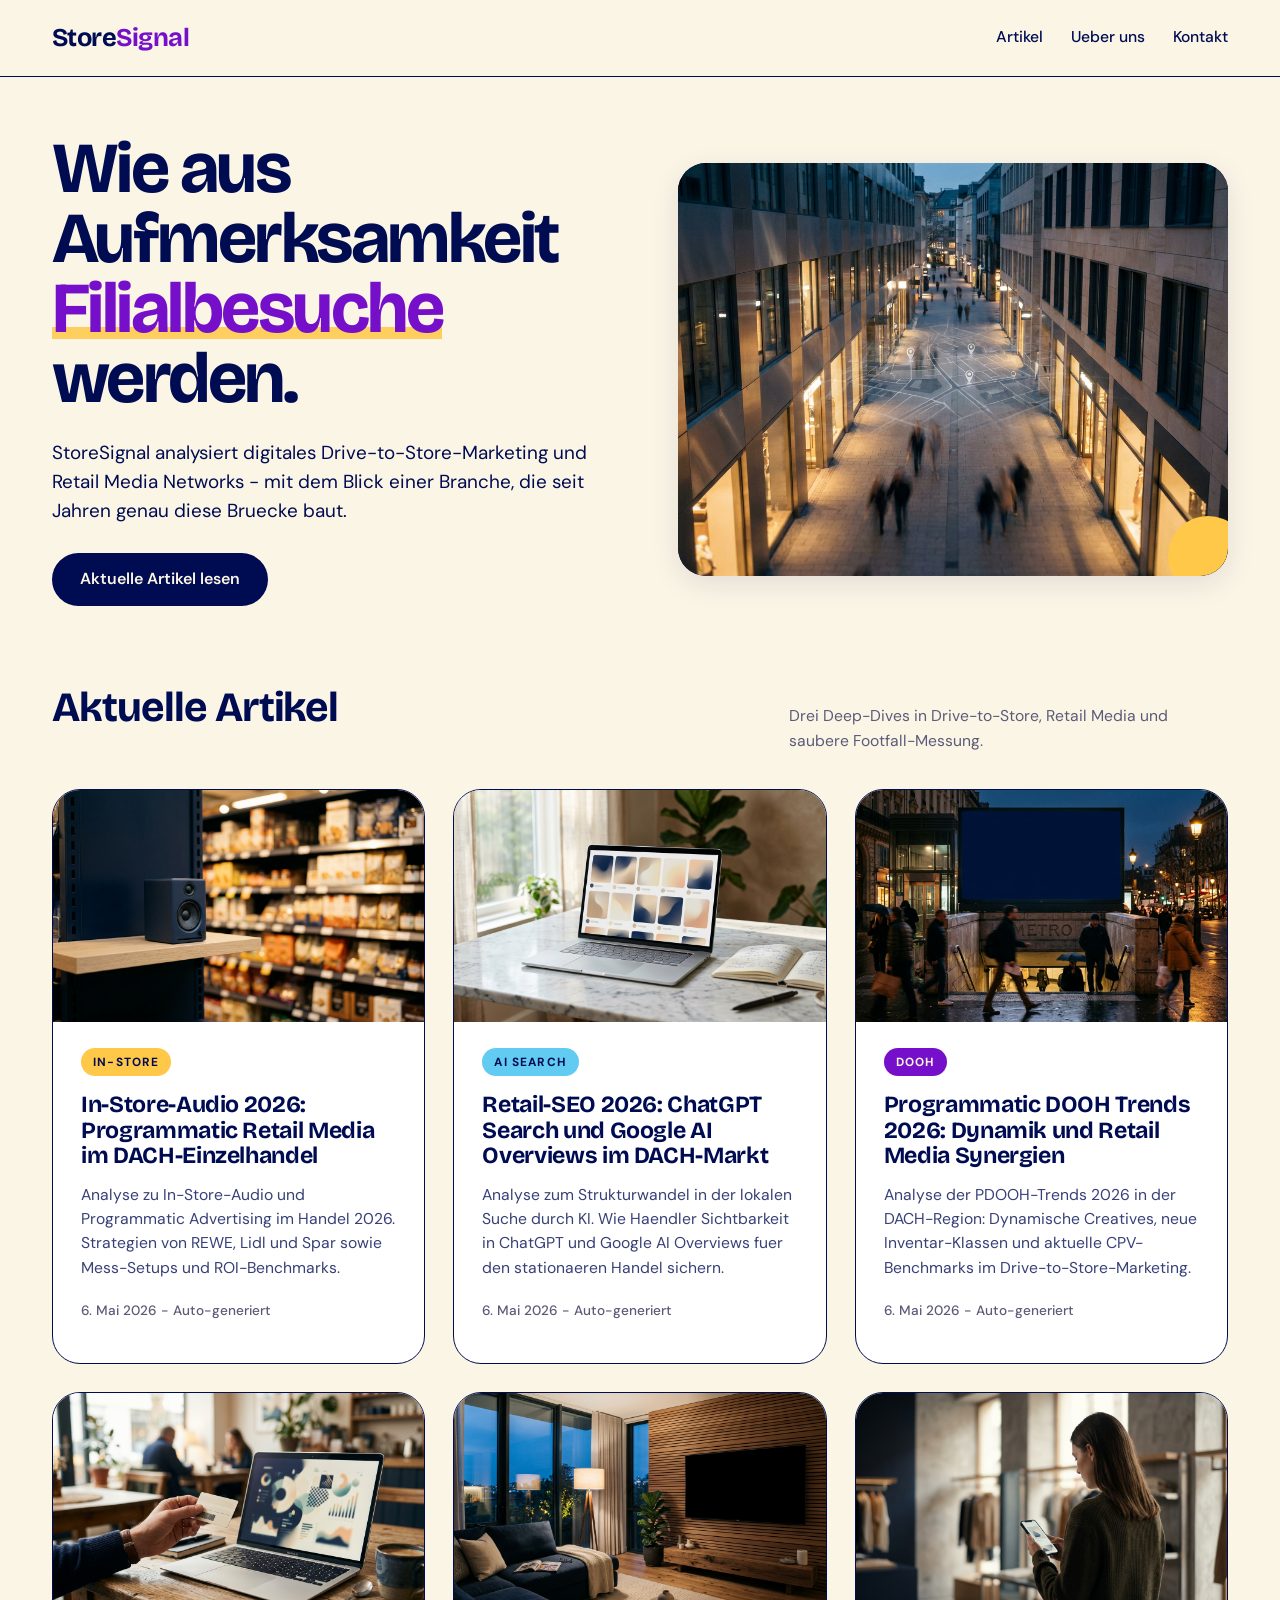
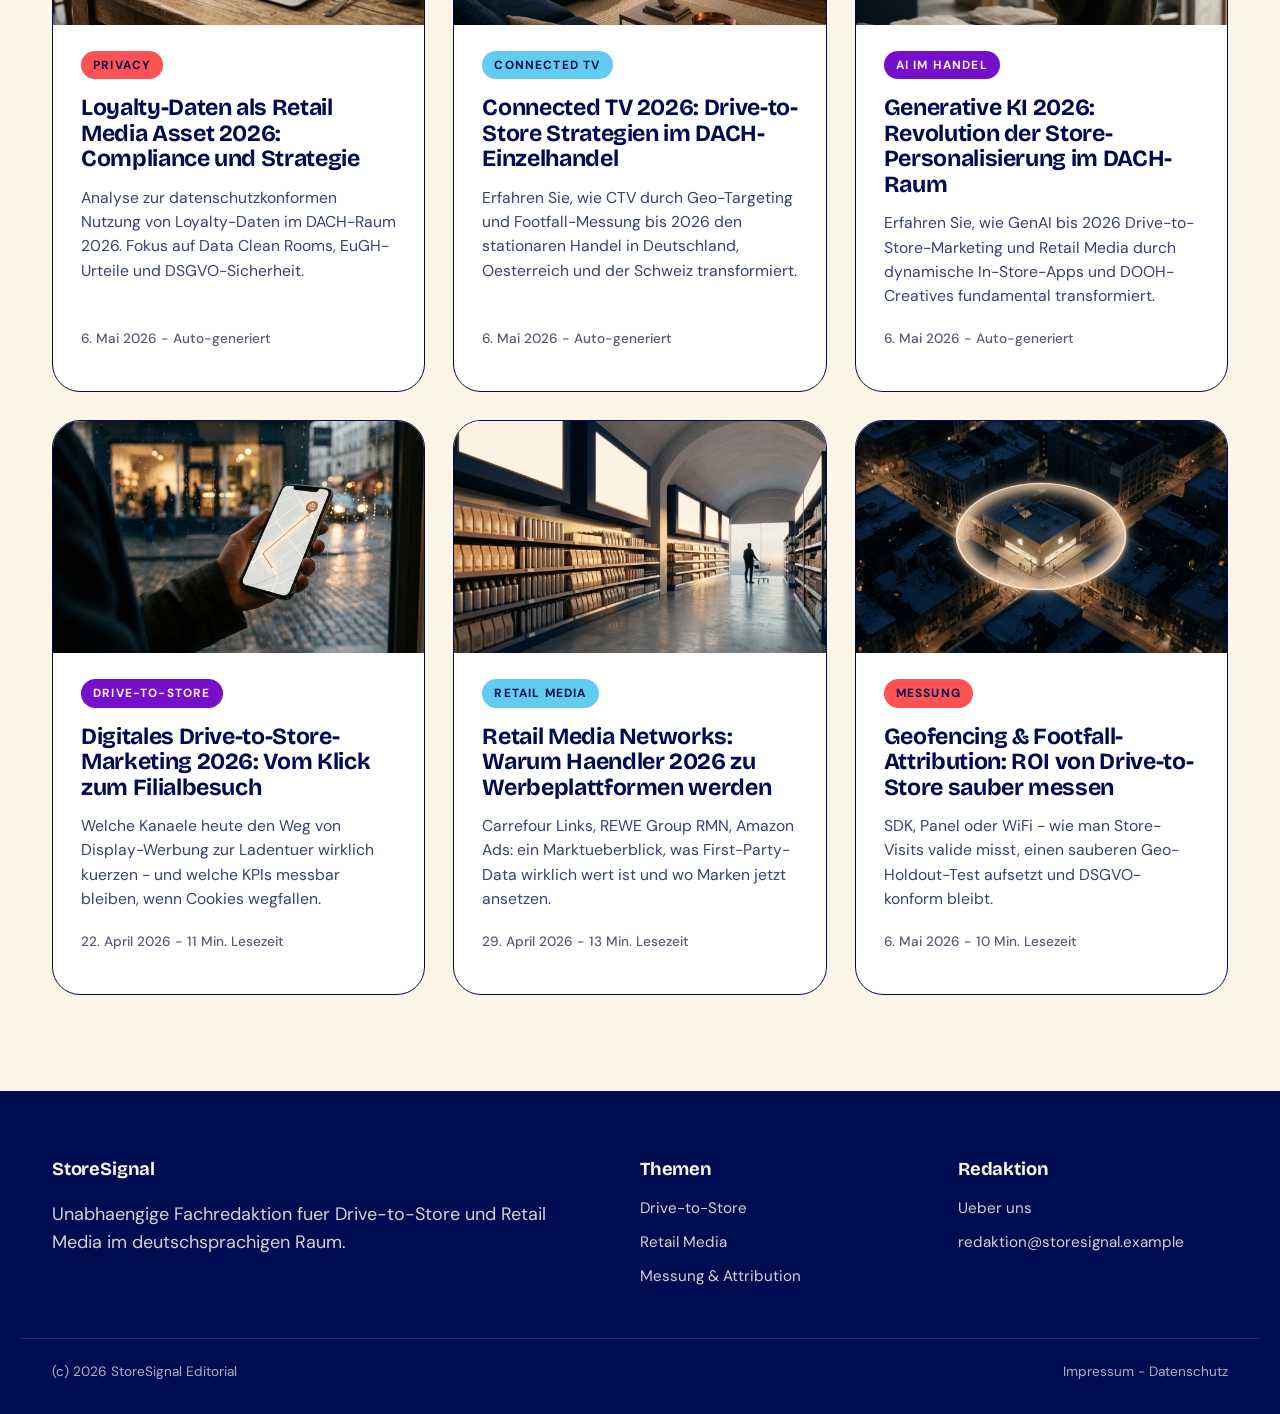
<file: index.html>
<!doctype html>
<html lang="de">
<head>
<meta charset="utf-8">
<meta name="viewport" content="width=device-width,initial-scale=1">
<title>StoreSignal - Drive-to-Store & Retail Media Insights</title>
<meta name="description" content="Fachredaktion fuer digitales Drive-to-Store-Marketing und Retail Media Networks: Analysen, KPI-Frameworks und Praxisbeispiele aus dem europaeischen Handel.">
<link rel="canonical" href="https://nichtagentur.github.io/dts-retail-blog/">
<meta property="og:type" content="website">
<meta property="og:title" content="StoreSignal - Drive-to-Store & Retail Media Insights">
<meta property="og:description" content="Fachredaktion fuer digitales Drive-to-Store-Marketing und Retail Media Networks im europaeischen Handel.">
<meta property="og:url" content="https://nichtagentur.github.io/dts-retail-blog/">
<meta property="og:image" content="https://nichtagentur.github.io/dts-retail-blog/assets/img/site-hero.png">
<meta property="og:locale" content="de_AT">
<meta name="twitter:card" content="summary_large_image">
<link rel="icon" href="favicon.ico" type="image/png">
<link rel="preconnect" href="https://fonts.googleapis.com">
<link rel="preconnect" href="https://fonts.gstatic.com" crossorigin>
<link rel="stylesheet" href="https://fonts.googleapis.com/css2?family=Bricolage+Grotesque:opsz,wght@12..96,500;12..96,600;12..96,700;12..96,800&family=DM+Sans:wght@400;500;600;700&display=swap">
<link rel="stylesheet" href="assets/style.css">
<link rel="preload" as="image" href="assets/img/site-hero.png">
<script type="application/ld+json">
{
  "@context": "https://schema.org",
  "@type": "WebSite",
  "name": "StoreSignal",
  "url": "https://nichtagentur.github.io/dts-retail-blog/",
  "description": "Fachredaktion fuer digitales Drive-to-Store-Marketing und Retail Media Networks.",
  "inLanguage": "de-AT",
  "publisher": {
    "@type": "Organization",
    "name": "StoreSignal Editorial",
    "url": "https://nichtagentur.github.io/dts-retail-blog/"
  }
}
</script>
<script type="application/ld+json">
{
  "@context": "https://schema.org",
  "@type": "Blog",
  "name": "StoreSignal",
  "url": "https://nichtagentur.github.io/dts-retail-blog/",
  "blogPost": [
    {"@type": "BlogPosting", "headline": "Digitales Drive-to-Store-Marketing 2026: Vom Klick zum Filialbesuch", "url": "https://nichtagentur.github.io/dts-retail-blog/artikel/drive-to-store-2026.html", "datePublished": "2026-04-22"},
    {"@type": "BlogPosting", "headline": "Retail Media Networks: Warum Haendler 2026 zu Werbeplattformen werden", "url": "https://nichtagentur.github.io/dts-retail-blog/artikel/retail-media-networks.html", "datePublished": "2026-04-29"},
    {"@type": "BlogPosting", "headline": "Geofencing & Footfall-Attribution: ROI von Drive-to-Store sauber messen", "url": "https://nichtagentur.github.io/dts-retail-blog/artikel/geofencing-roi-messen.html", "datePublished": "2026-05-06"}
  ]
}
</script>
</head>
<body>
<a class="skip-link" href="#main">Zum Inhalt springen</a>
<header class="site-header">
  <div class="site-header__inner">
    <a class="brand" href="./">Store<span>Signal</span></a>
    <nav class="site-nav" aria-label="Hauptnavigation">
      <a href="./">Artikel</a>
      <a href="about.html">Ueber uns</a>
      <a href="#footer-contact">Kontakt</a>
    </nav>
  </div>
</header>

<main id="main">
  <section class="hero" aria-label="Einleitung">
    <div class="hero__copy">
      <h1>Wie aus Aufmerksamkeit <em>Filialbesuche</em> werden.</h1>
      <p>StoreSignal analysiert digitales Drive-to-Store-Marketing und Retail Media Networks - mit dem Blick einer Branche, die seit Jahren genau diese Bruecke baut.</p>
      <a class="hero__cta" href="#artikel">Aktuelle Artikel lesen</a>
    </div>
    <div class="hero__media">
      <img src="assets/img/site-hero.png" alt="Moderne Einkaufsstrasse bei Daemmerung mit subtilen digitalen Karten-Overlays" width="1600" height="900">
    </div>
  </section>

  <div class="section-head" id="artikel">
    <h2>Aktuelle Artikel</h2>
    <p>Drei Deep-Dives in Drive-to-Store, Retail Media und saubere Footfall-Messung.</p>
  </div>

  <section class="cards" aria-label="Aktuelle Artikel">
    <!-- AUTO-CARDS-START -->
    <article class="card">
      <a href="artikel/in-store-audio-programmatic-2026.html" class="card__media" aria-hidden="true" tabindex="-1">
        <img src="assets/img/in-store-audio-programmatic-2026-hero.png" alt="" width="640" height="360" loading="lazy">
      </a>
      <div class="card__body">
        <span class="card__tag ">In-Store</span>
        <h2 class="card__title"><a href="artikel/in-store-audio-programmatic-2026.html">In-Store-Audio 2026: Programmatic Retail Media im DACH-Einzelhandel</a></h2>
        <p class="card__excerpt">Analyse zu In-Store-Audio und Programmatic Advertising im Handel 2026. Strategien von REWE, Lidl und Spar sowie Mess-Setups und ROI-Benchmarks.</p>
        <p class="card__meta">6. Mai 2026 - Auto-generiert</p>
      </div>
    </article>
    <article class="card">
      <a href="artikel/chatgpt-search-retail-seo-2026.html" class="card__media" aria-hidden="true" tabindex="-1">
        <img src="assets/img/chatgpt-search-retail-seo-2026-hero.png" alt="" width="640" height="360" loading="lazy">
      </a>
      <div class="card__body">
        <span class="card__tag tag--cyan">AI Search</span>
        <h2 class="card__title"><a href="artikel/chatgpt-search-retail-seo-2026.html">Retail-SEO 2026: ChatGPT Search und Google AI Overviews im DACH-Markt</a></h2>
        <p class="card__excerpt">Analyse zum Strukturwandel in der lokalen Suche durch KI. Wie Haendler Sichtbarkeit in ChatGPT und Google AI Overviews fuer den stationaeren Handel sichern.</p>
        <p class="card__meta">6. Mai 2026 - Auto-generiert</p>
      </div>
    </article>
    <article class="card">
      <a href="artikel/programmatic-dooh-trends-2026.html" class="card__media" aria-hidden="true" tabindex="-1">
        <img src="assets/img/programmatic-dooh-trends-2026-hero.png" alt="" width="640" height="360" loading="lazy">
      </a>
      <div class="card__body">
        <span class="card__tag tag--purple">DOOH</span>
        <h2 class="card__title"><a href="artikel/programmatic-dooh-trends-2026.html">Programmatic DOOH Trends 2026: Dynamik und Retail Media Synergien</a></h2>
        <p class="card__excerpt">Analyse der PDOOH-Trends 2026 in der DACH-Region: Dynamische Creatives, neue Inventar-Klassen und aktuelle CPV-Benchmarks im Drive-to-Store-Marketing.</p>
        <p class="card__meta">6. Mai 2026 - Auto-generiert</p>
      </div>
    </article>
    <article class="card">
      <a href="artikel/loyalty-daten-dsgvo-2026.html" class="card__media" aria-hidden="true" tabindex="-1">
        <img src="assets/img/loyalty-daten-dsgvo-2026-hero.png" alt="" width="640" height="360" loading="lazy">
      </a>
      <div class="card__body">
        <span class="card__tag tag--coral">Privacy</span>
        <h2 class="card__title"><a href="artikel/loyalty-daten-dsgvo-2026.html">Loyalty-Daten als Retail Media Asset 2026: Compliance und Strategie</a></h2>
        <p class="card__excerpt">Analyse zur datenschutzkonformen Nutzung von Loyalty-Daten im DACH-Raum 2026. Fokus auf Data Clean Rooms, EuGH-Urteile und DSGVO-Sicherheit.</p>
        <p class="card__meta">6. Mai 2026 - Auto-generiert</p>
      </div>
    </article>
    <article class="card">
      <a href="artikel/connected-tv-drive-to-store-2026.html" class="card__media" aria-hidden="true" tabindex="-1">
        <img src="assets/img/connected-tv-drive-to-store-2026-hero.png" alt="" width="640" height="360" loading="lazy">
      </a>
      <div class="card__body">
        <span class="card__tag tag--cyan">Connected TV</span>
        <h2 class="card__title"><a href="artikel/connected-tv-drive-to-store-2026.html">Connected TV 2026: Drive-to-Store Strategien im DACH-Einzelhandel</a></h2>
        <p class="card__excerpt">Erfahren Sie, wie CTV durch Geo-Targeting und Footfall-Messung bis 2026 den stationaren Handel in Deutschland, Oesterreich und der Schweiz transformiert.</p>
        <p class="card__meta">6. Mai 2026 - Auto-generiert</p>
      </div>
    </article>
    <article class="card">
      <a href="artikel/ai-personalisierung-handel-2026.html" class="card__media" aria-hidden="true" tabindex="-1">
        <img src="assets/img/ai-personalisierung-handel-2026-hero.png" alt="" width="640" height="360" loading="lazy">
      </a>
      <div class="card__body">
        <span class="card__tag tag--purple">AI im Handel</span>
        <h2 class="card__title"><a href="artikel/ai-personalisierung-handel-2026.html">Generative KI 2026: Revolution der Store-Personalisierung im DACH-Raum</a></h2>
        <p class="card__excerpt">Erfahren Sie, wie GenAI bis 2026 Drive-to-Store-Marketing und Retail Media durch dynamische In-Store-Apps und DOOH-Creatives fundamental transformiert.</p>
        <p class="card__meta">6. Mai 2026 - Auto-generiert</p>
      </div>
    </article>
    <!-- AUTO-CARDS-END -->
    <article class="card">
      <a href="artikel/drive-to-store-2026.html" class="card__media" aria-hidden="true" tabindex="-1">
        <img src="assets/img/article1-hero.png" alt="" width="640" height="360" loading="lazy">
      </a>
      <div class="card__body">
        <span class="card__tag tag--purple">Drive-to-Store</span>
        <h2 class="card__title"><a href="artikel/drive-to-store-2026.html">Digitales Drive-to-Store-Marketing 2026: Vom Klick zum Filialbesuch</a></h2>
        <p class="card__excerpt">Welche Kanaele heute den Weg von Display-Werbung zur Ladentuer wirklich kuerzen - und welche KPIs messbar bleiben, wenn Cookies wegfallen.</p>
        <p class="card__meta">22. April 2026 - 11 Min. Lesezeit</p>
      </div>
    </article>

    <article class="card">
      <a href="artikel/retail-media-networks.html" class="card__media" aria-hidden="true" tabindex="-1">
        <img src="assets/img/article2-hero.png" alt="" width="640" height="360" loading="lazy">
      </a>
      <div class="card__body">
        <span class="card__tag tag--cyan">Retail Media</span>
        <h2 class="card__title"><a href="artikel/retail-media-networks.html">Retail Media Networks: Warum Haendler 2026 zu Werbeplattformen werden</a></h2>
        <p class="card__excerpt">Carrefour Links, REWE Group RMN, Amazon Ads: ein Marktueberblick, was First-Party-Data wirklich wert ist und wo Marken jetzt ansetzen.</p>
        <p class="card__meta">29. April 2026 - 13 Min. Lesezeit</p>
      </div>
    </article>

    <article class="card">
      <a href="artikel/geofencing-roi-messen.html" class="card__media" aria-hidden="true" tabindex="-1">
        <img src="assets/img/article3-hero.png" alt="" width="640" height="360" loading="lazy">
      </a>
      <div class="card__body">
        <span class="card__tag tag--coral">Messung</span>
        <h2 class="card__title"><a href="artikel/geofencing-roi-messen.html">Geofencing & Footfall-Attribution: ROI von Drive-to-Store sauber messen</a></h2>
        <p class="card__excerpt">SDK, Panel oder WiFi - wie man Store-Visits valide misst, einen sauberen Geo-Holdout-Test aufsetzt und DSGVO-konform bleibt.</p>
        <p class="card__meta">6. Mai 2026 - 10 Min. Lesezeit</p>
      </div>
    </article>
  </section>
</main>

<footer class="site-footer" id="footer-contact">
  <div class="site-footer__inner">
    <div>
      <h3>StoreSignal</h3>
      <p>Unabhaengige Fachredaktion fuer Drive-to-Store und Retail Media im deutschsprachigen Raum.</p>
    </div>
    <div>
      <h3>Themen</h3>
      <ul>
        <li><a href="artikel/drive-to-store-2026.html">Drive-to-Store</a></li>
        <li><a href="artikel/retail-media-networks.html">Retail Media</a></li>
        <li><a href="artikel/geofencing-roi-messen.html">Messung & Attribution</a></li>
      </ul>
    </div>
    <div>
      <h3>Redaktion</h3>
      <ul>
        <li><a href="about.html">Ueber uns</a></li>
        <li><a href="mailto:redaktion@storesignal.example">redaktion@storesignal.example</a></li>
      </ul>
    </div>
  </div>
  <div class="site-footer__legal">
    <span>(c) 2026 StoreSignal Editorial</span>
    <span><a href="about.html#impressum">Impressum</a> - <a href="about.html#datenschutz">Datenschutz</a></span>
  </div>
</footer>
</body>
</html>
</file>
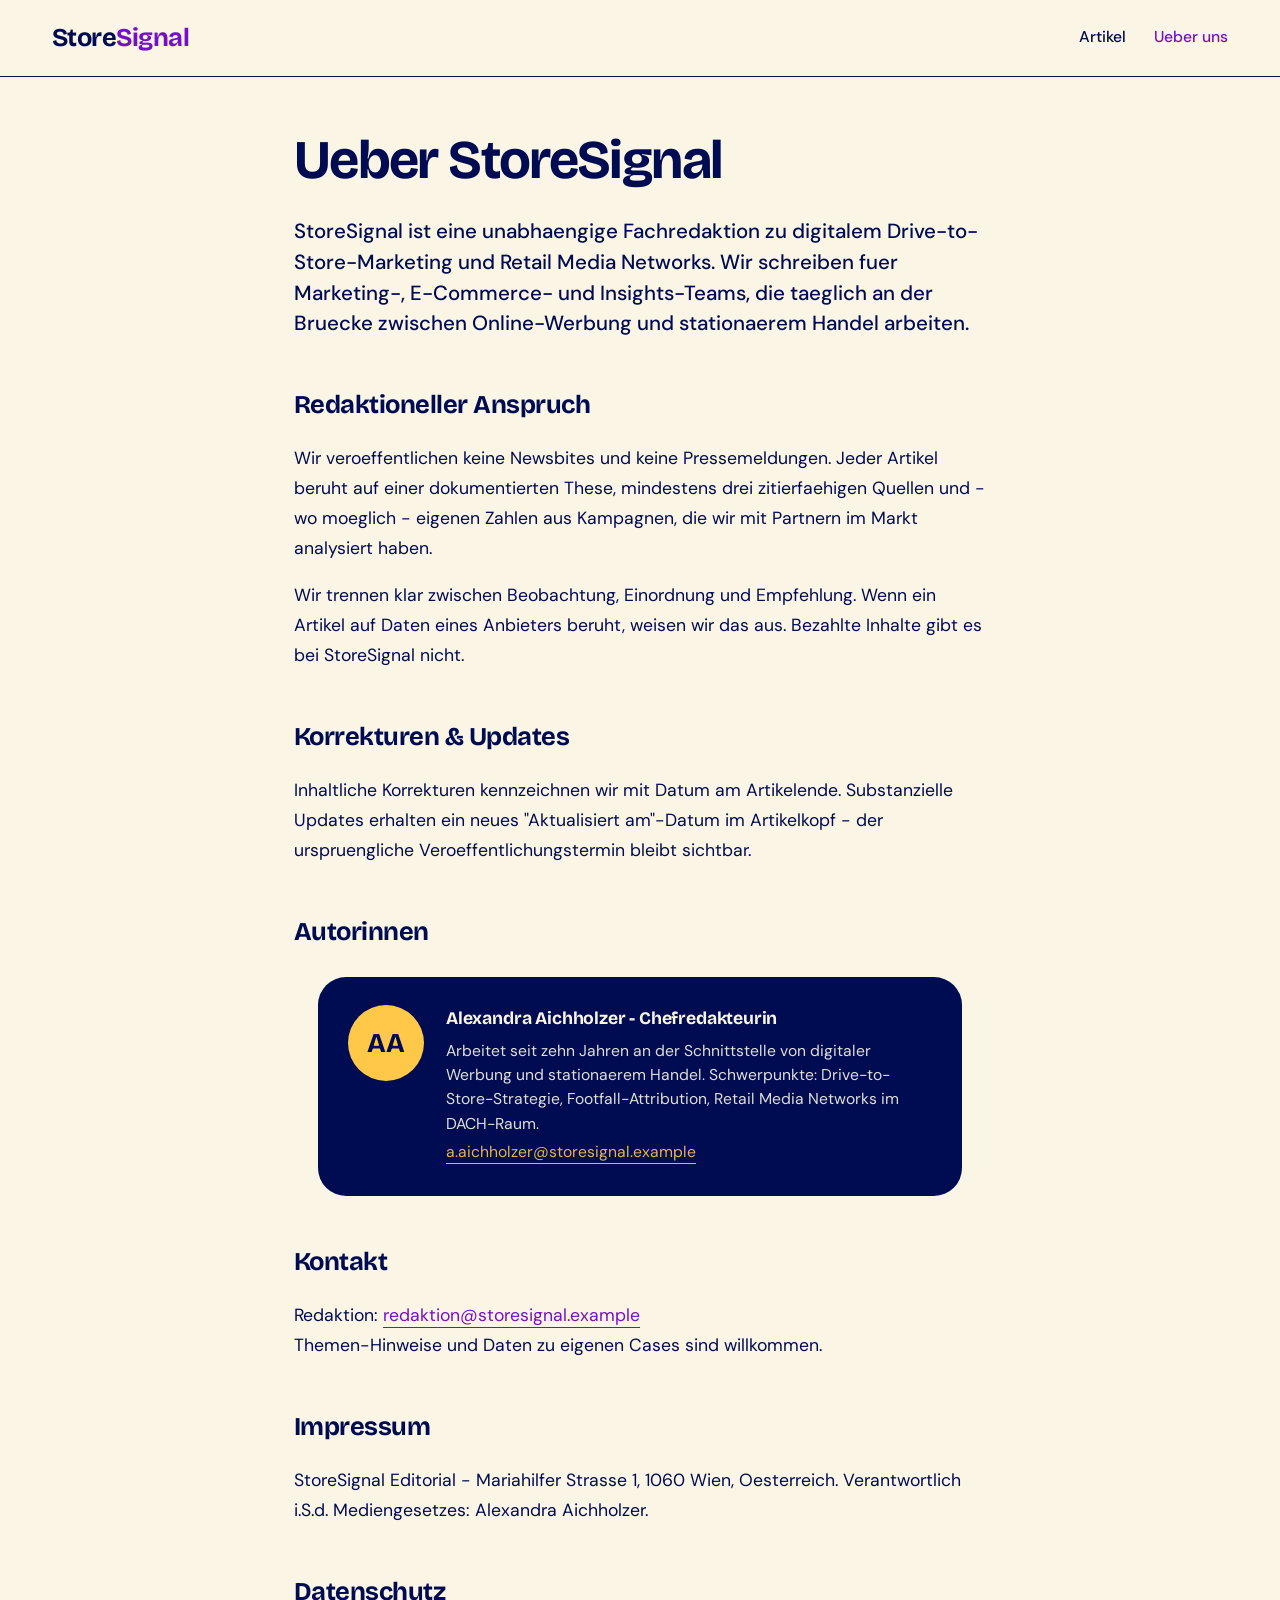
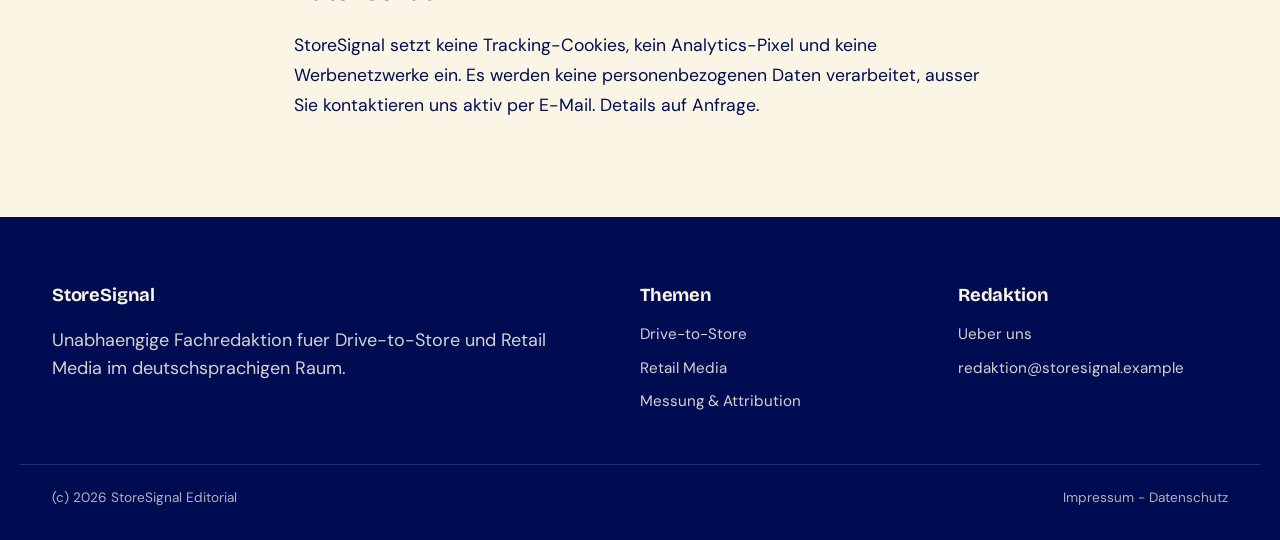
<file: about.html>
<!doctype html>
<html lang="de">
<head>
<meta charset="utf-8">
<meta name="viewport" content="width=device-width,initial-scale=1">
<title>Ueber StoreSignal - Redaktion, Autorinnen & Standards</title>
<meta name="description" content="Wer hinter StoreSignal steht: redaktioneller Anspruch, Autorinnen und unsere Standards fuer Recherche zu Drive-to-Store-Marketing und Retail Media.">
<link rel="canonical" href="https://nichtagentur.github.io/dts-retail-blog/about.html">
<meta property="og:title" content="Ueber StoreSignal">
<meta property="og:description" content="Redaktion, Autorinnen und Standards von StoreSignal.">
<meta property="og:type" content="website">
<meta property="og:url" content="https://nichtagentur.github.io/dts-retail-blog/about.html">
<link rel="preconnect" href="https://fonts.googleapis.com">
<link rel="preconnect" href="https://fonts.gstatic.com" crossorigin>
<link rel="stylesheet" href="https://fonts.googleapis.com/css2?family=Bricolage+Grotesque:opsz,wght@12..96,500;12..96,600;12..96,700;12..96,800&family=DM+Sans:wght@400;500;600;700&display=swap">
<link rel="icon" href="favicon.ico" type="image/png">
<link rel="stylesheet" href="assets/style.css">
<script type="application/ld+json">
{
  "@context": "https://schema.org",
  "@type": "AboutPage",
  "url": "https://nichtagentur.github.io/dts-retail-blog/about.html",
  "name": "Ueber StoreSignal",
  "publisher": {
    "@type": "Organization",
    "name": "StoreSignal Editorial",
    "url": "https://nichtagentur.github.io/dts-retail-blog/"
  },
  "mainEntity": {
    "@type": "Person",
    "name": "Alexandra Aichholzer",
    "jobTitle": "Chefredakteurin",
    "knowsAbout": ["Drive-to-Store-Marketing", "Retail Media", "Footfall Attribution", "Geofencing"],
    "worksFor": {"@type": "Organization", "name": "StoreSignal"}
  }
}
</script>
</head>
<body>
<a class="skip-link" href="#main">Zum Inhalt springen</a>
<header class="site-header">
  <div class="site-header__inner">
    <a class="brand" href="./">Store<span>Signal</span></a>
    <nav class="site-nav" aria-label="Hauptnavigation">
      <a href="./">Artikel</a>
      <a href="about.html" aria-current="page">Ueber uns</a>
    </nav>
  </div>
</header>

<main id="main" class="about">
  <article class="about__body">
    <h1>Ueber StoreSignal</h1>
    <p class="article__lede">StoreSignal ist eine unabhaengige Fachredaktion zu digitalem Drive-to-Store-Marketing und Retail Media Networks. Wir schreiben fuer Marketing-, E-Commerce- und Insights-Teams, die taeglich an der Bruecke zwischen Online-Werbung und stationaerem Handel arbeiten.</p>

    <h2>Redaktioneller Anspruch</h2>
    <p>Wir veroeffentlichen keine Newsbites und keine Pressemeldungen. Jeder Artikel beruht auf einer dokumentierten These, mindestens drei zitierfaehigen Quellen und - wo moeglich - eigenen Zahlen aus Kampagnen, die wir mit Partnern im Markt analysiert haben.</p>
    <p>Wir trennen klar zwischen Beobachtung, Einordnung und Empfehlung. Wenn ein Artikel auf Daten eines Anbieters beruht, weisen wir das aus. Bezahlte Inhalte gibt es bei StoreSignal nicht.</p>

    <h2>Korrekturen & Updates</h2>
    <p>Inhaltliche Korrekturen kennzeichnen wir mit Datum am Artikelende. Substanzielle Updates erhalten ein neues "Aktualisiert am"-Datum im Artikelkopf - der urspruengliche Veroeffentlichungstermin bleibt sichtbar.</p>

    <h2>Autorinnen</h2>
    <div class="author-box" style="margin: 24px 0;">
      <div class="author-box__inner">
        <div class="author-box__avatar" aria-hidden="true">AA</div>
        <div class="author-box__text">
          <strong>Alexandra Aichholzer - Chefredakteurin</strong>
          <p>Arbeitet seit zehn Jahren an der Schnittstelle von digitaler Werbung und stationaerem Handel. Schwerpunkte: Drive-to-Store-Strategie, Footfall-Attribution, Retail Media Networks im DACH-Raum.</p>
          <p><a href="mailto:a.aichholzer@storesignal.example">a.aichholzer@storesignal.example</a></p>
        </div>
      </div>
    </div>

    <h2>Kontakt</h2>
    <p>Redaktion: <a href="mailto:redaktion@storesignal.example">redaktion@storesignal.example</a><br>
    Themen-Hinweise und Daten zu eigenen Cases sind willkommen.</p>

    <h2 id="impressum">Impressum</h2>
    <p>StoreSignal Editorial - Mariahilfer Strasse 1, 1060 Wien, Oesterreich. Verantwortlich i.S.d. Mediengesetzes: Alexandra Aichholzer.</p>

    <h2 id="datenschutz">Datenschutz</h2>
    <p>StoreSignal setzt keine Tracking-Cookies, kein Analytics-Pixel und keine Werbenetzwerke ein. Es werden keine personenbezogenen Daten verarbeitet, ausser Sie kontaktieren uns aktiv per E-Mail. Details auf Anfrage.</p>
  </article>
</main>

<footer class="site-footer">
  <div class="site-footer__inner">
    <div>
      <h3>StoreSignal</h3>
      <p>Unabhaengige Fachredaktion fuer Drive-to-Store und Retail Media im deutschsprachigen Raum.</p>
    </div>
    <div>
      <h3>Themen</h3>
      <ul>
        <li><a href="artikel/drive-to-store-2026.html">Drive-to-Store</a></li>
        <li><a href="artikel/retail-media-networks.html">Retail Media</a></li>
        <li><a href="artikel/geofencing-roi-messen.html">Messung & Attribution</a></li>
      </ul>
    </div>
    <div>
      <h3>Redaktion</h3>
      <ul>
        <li><a href="about.html">Ueber uns</a></li>
        <li><a href="mailto:redaktion@storesignal.example">redaktion@storesignal.example</a></li>
      </ul>
    </div>
  </div>
  <div class="site-footer__legal">
    <span>(c) 2026 StoreSignal Editorial</span>
    <span><a href="about.html#impressum">Impressum</a> - <a href="about.html#datenschutz">Datenschutz</a></span>
  </div>
</footer>
</body>
</html>
</file>
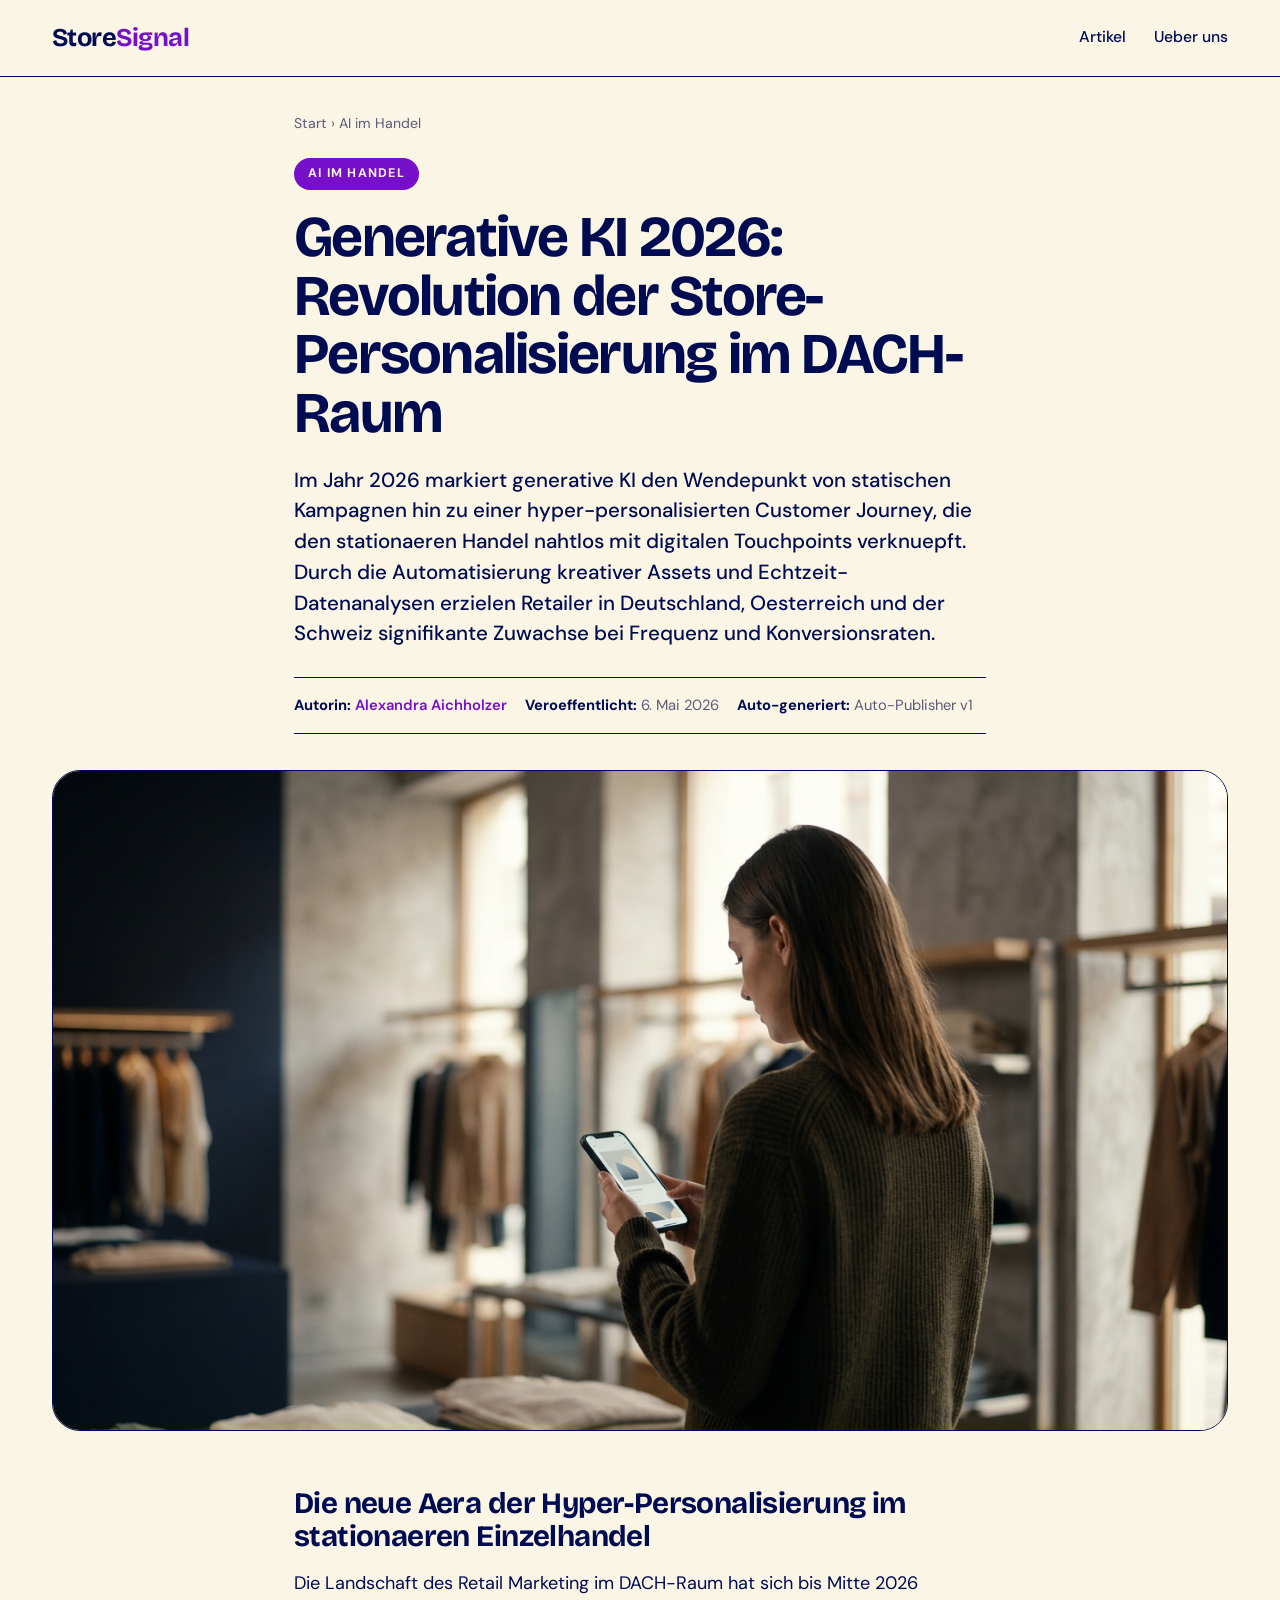
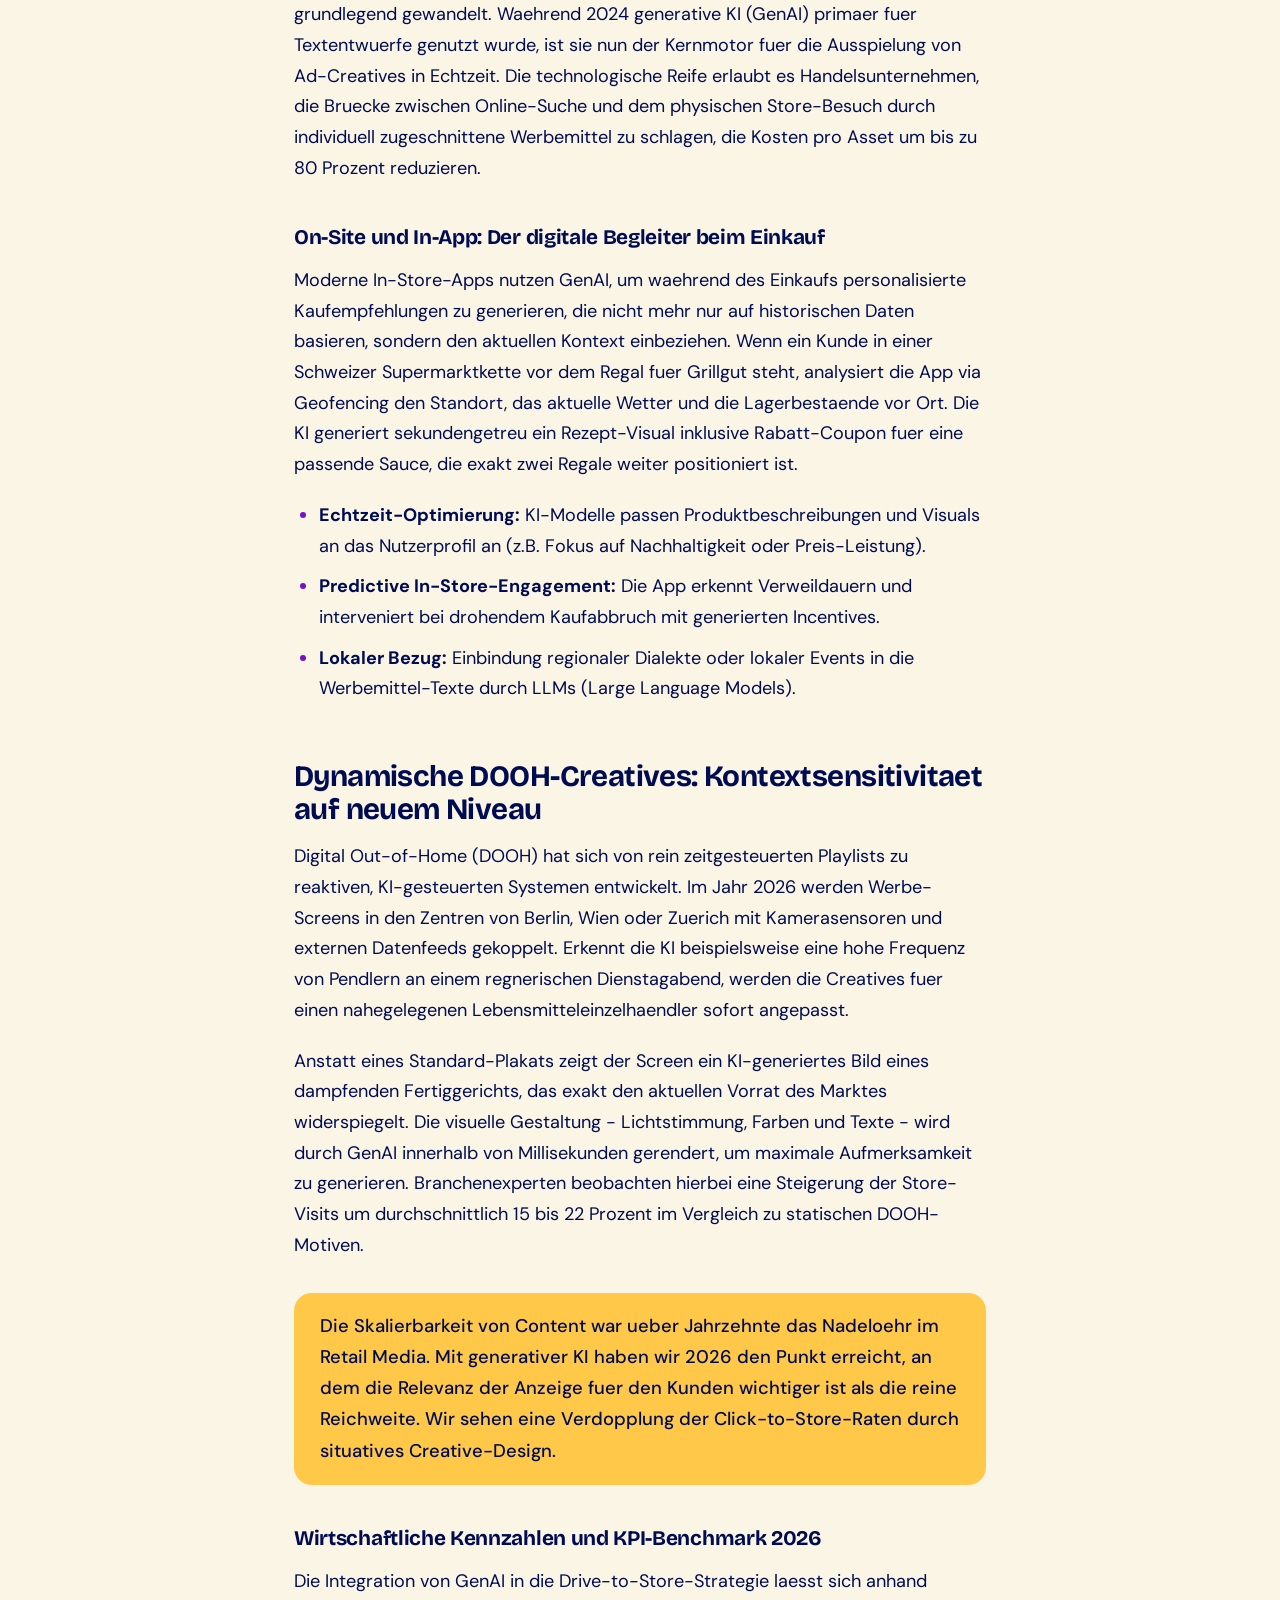
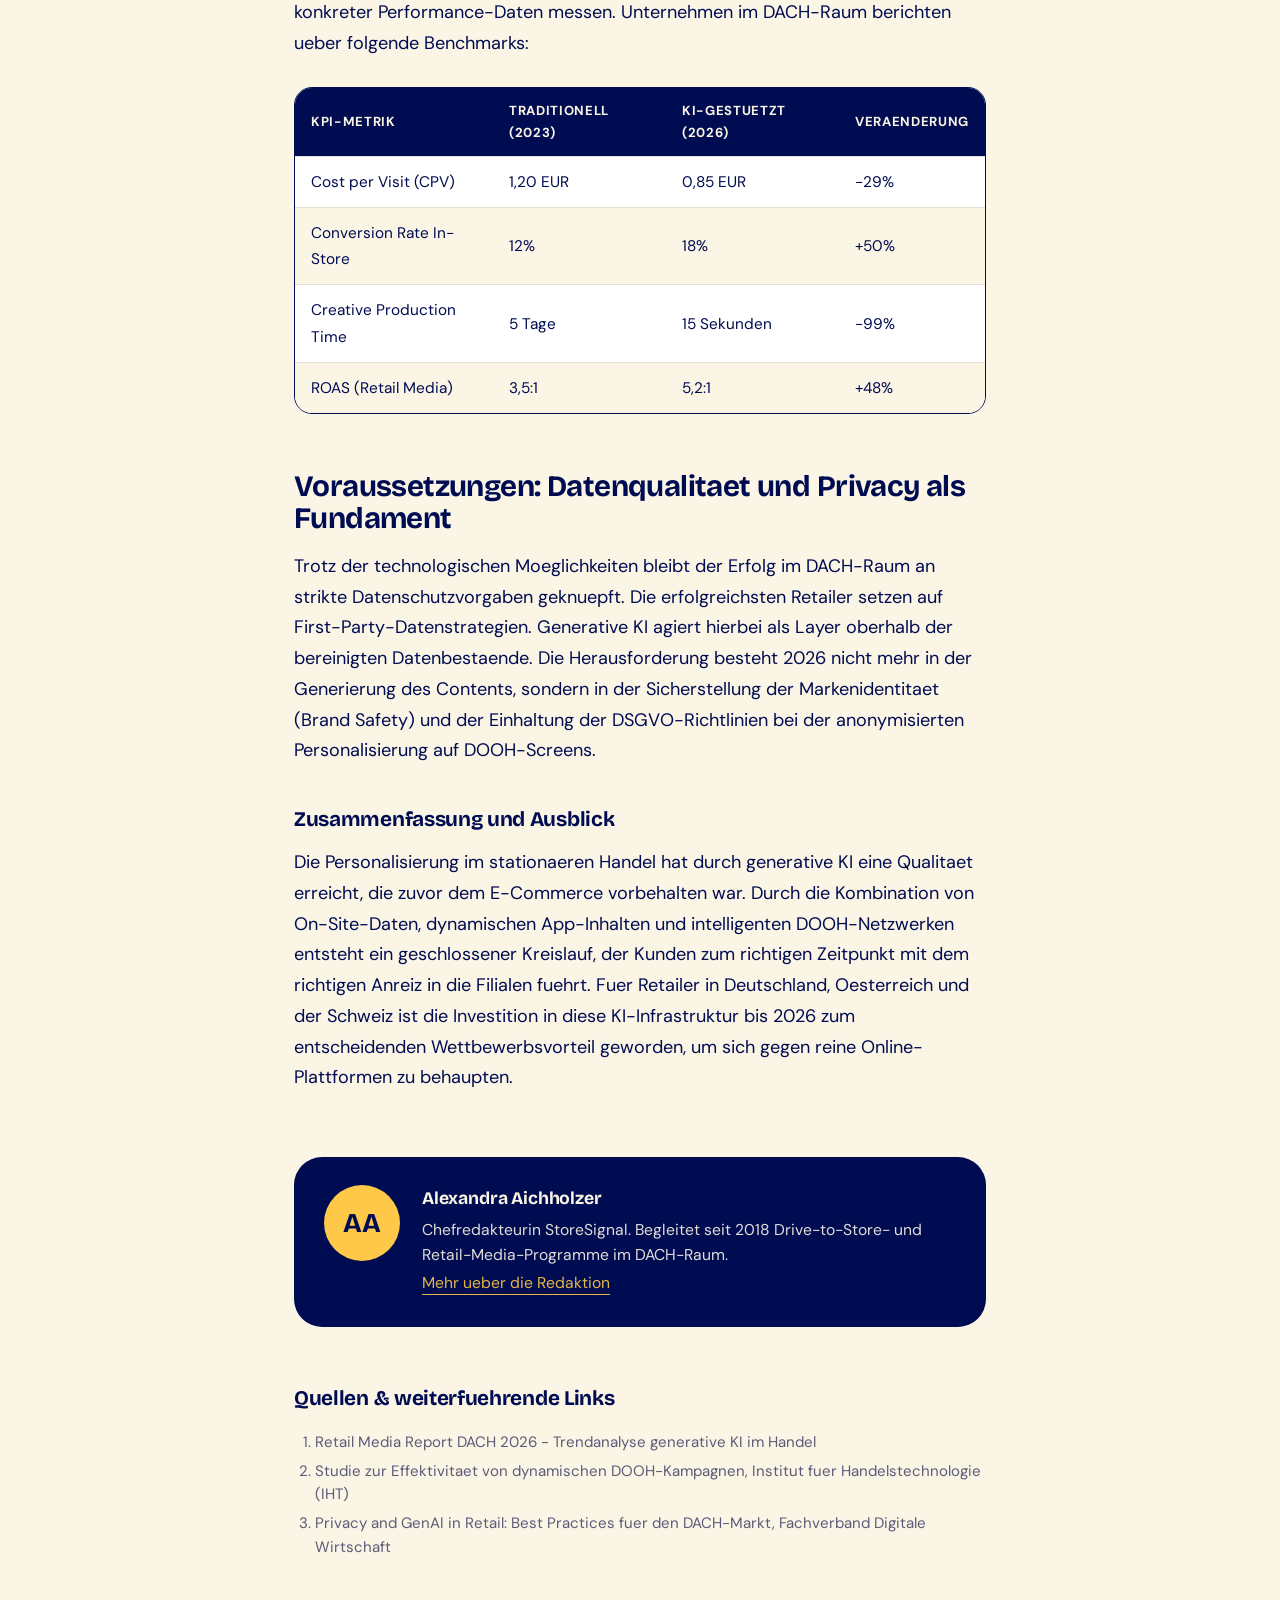
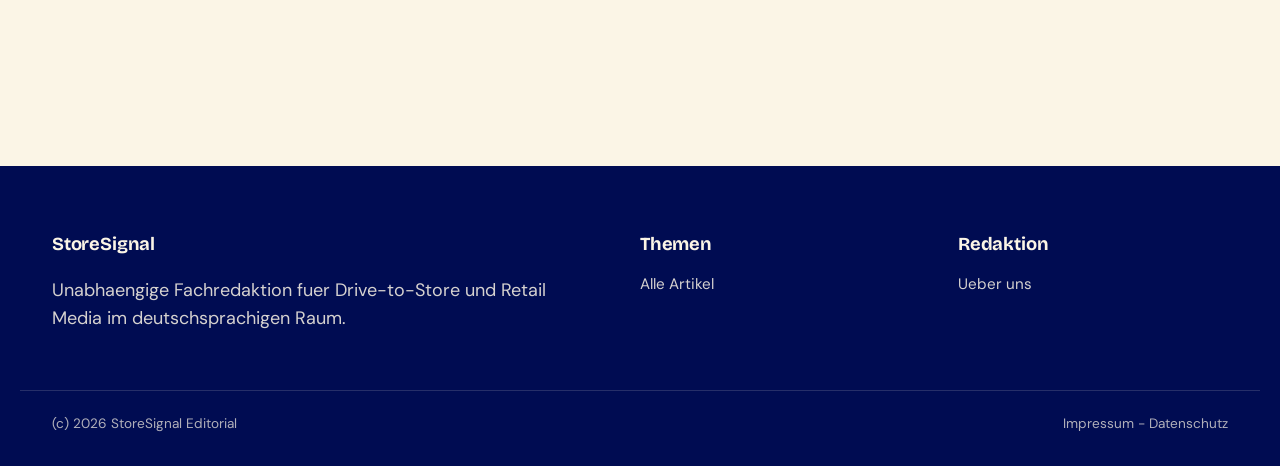
<file: artikel/ai-personalisierung-handel-2026.html>
<!doctype html>
<html lang="de">
<head>
<meta charset="utf-8">
<meta name="viewport" content="width=device-width,initial-scale=1">
<title>Generative KI 2026: Revolution der Store-Personalisierung im DACH-Raum</title>
<meta name="description" content="Erfahren Sie, wie GenAI bis 2026 Drive-to-Store-Marketing und Retail Media durch dynamische In-Store-Apps und DOOH-Creatives fundamental transformiert.">
<link rel="canonical" href="https://nichtagentur.github.io/dts-retail-blog/artikel/ai-personalisierung-handel-2026.html">
<meta property="og:type" content="article">
<meta property="og:title" content="Generative KI 2026: Revolution der Store-Personalisierung im DACH-Raum">
<meta property="og:description" content="Erfahren Sie, wie GenAI bis 2026 Drive-to-Store-Marketing und Retail Media durch dynamische In-Store-Apps und DOOH-Creatives fundamental transformiert.">
<meta property="og:url" content="https://nichtagentur.github.io/dts-retail-blog/artikel/ai-personalisierung-handel-2026.html">
<meta property="og:image" content="https://nichtagentur.github.io/dts-retail-blog/assets/img/ai-personalisierung-handel-2026-hero.png">
<meta property="article:published_time" content="2026-05-06">
<meta property="article:author" content="Alexandra Aichholzer">
<meta name="twitter:card" content="summary_large_image">
<link rel="preconnect" href="https://fonts.googleapis.com">
<link rel="preconnect" href="https://fonts.gstatic.com" crossorigin>
<link rel="stylesheet" href="https://fonts.googleapis.com/css2?family=Bricolage+Grotesque:opsz,wght@12..96,500;12..96,600;12..96,700;12..96,800&family=DM+Sans:wght@400;500;600;700&display=swap">
<link rel="icon" href="../favicon.ico" type="image/png">
<link rel="stylesheet" href="../assets/style.css">
<script type="application/ld+json">
{"@context":"https://schema.org","@type":"Article","headline":"Generative KI 2026: Revolution der Store-Personalisierung im DACH-Raum","description":"Erfahren Sie, wie GenAI bis 2026 Drive-to-Store-Marketing und Retail Media durch dynamische In-Store-Apps und DOOH-Creatives fundamental transformiert.","image":["https://nichtagentur.github.io/dts-retail-blog/assets/img/ai-personalisierung-handel-2026-hero.png"],"datePublished":"2026-05-06","dateModified":"2026-05-06","inLanguage":"de-AT","author":{"@type":"Person","name":"Alexandra Aichholzer","url":"https://nichtagentur.github.io/dts-retail-blog/about.html"},"publisher":{"@type":"Organization","name":"StoreSignal Editorial","url":"https://nichtagentur.github.io/dts-retail-blog/"},"mainEntityOfPage":"https://nichtagentur.github.io/dts-retail-blog/artikel/ai-personalisierung-handel-2026.html"}
</script>
<script type="application/ld+json">
{"@context":"https://schema.org","@type":"BreadcrumbList","itemListElement":[{"@type":"ListItem","position":1,"name":"Startseite","item":"https://nichtagentur.github.io/dts-retail-blog/"},{"@type":"ListItem","position":2,"name":"AI im Handel","item":"https://nichtagentur.github.io/dts-retail-blog/"},{"@type":"ListItem","position":3,"name":"Generative KI 2026: Revolution der Store-Personalisierung im DACH-Raum"}]}
</script>
</head>
<body>
<a class="skip-link" href="#main">Zum Inhalt springen</a>
<header class="site-header">
  <div class="site-header__inner">
    <a class="brand" href="../">Store<span>Signal</span></a>
    <nav class="site-nav" aria-label="Hauptnavigation">
      <a href="../">Artikel</a>
      <a href="../about.html">Ueber uns</a>
    </nav>
  </div>
</header>

<main id="main">
<article class="article">
  <nav class="article__breadcrumbs" aria-label="Breadcrumb">
    <a href="../">Start</a> &rsaquo; <span>AI im Handel</span>
  </nav>

  <header class="article__header">
    <span class="article__tag" style="background:var(--c-purple);color:var(--c-cream);">AI im Handel</span>
    <h1 class="article__title">Generative KI 2026: Revolution der Store-Personalisierung im DACH-Raum</h1>
    <p class="article__lede">Im Jahr 2026 markiert generative KI den Wendepunkt von statischen Kampagnen hin zu einer hyper-personalisierten Customer Journey, die den stationaeren Handel nahtlos mit digitalen Touchpoints verknuepft. Durch die Automatisierung kreativer Assets und Echtzeit-Datenanalysen erzielen Retailer in Deutschland, Oesterreich und der Schweiz signifikante Zuwachse bei Frequenz und Konversionsraten.</p>
    <div class="article__meta">
      <span><strong>Autorin:</strong> <a href="../about.html">Alexandra Aichholzer</a></span>
      <span><strong>Veroeffentlicht:</strong> 6. Mai 2026</span>
      <span><strong>Auto-generiert:</strong> Auto-Publisher v1</span>
    </div>
  </header>

  <figure class="article__hero">
    <img src="../assets/img/ai-personalisierung-handel-2026-hero.png" alt="AI im Handel - Symbolbild" width="1600" height="900">
  </figure>

  <div class="article__body">
<h2>Die neue Aera der Hyper-Personalisierung im stationaeren Einzelhandel</h2><p>Die Landschaft des Retail Marketing im DACH-Raum hat sich bis Mitte 2026 grundlegend gewandelt. Waehrend 2024 generative KI (GenAI) primaer fuer Textentwuerfe genutzt wurde, ist sie nun der Kernmotor fuer die Ausspielung von Ad-Creatives in Echtzeit. Die technologische Reife erlaubt es Handelsunternehmen, die Bruecke zwischen Online-Suche und dem physischen Store-Besuch durch individuell zugeschnittene Werbemittel zu schlagen, die Kosten pro Asset um bis zu 80 Prozent reduzieren.</p><h3>On-Site und In-App: Der digitale Begleiter beim Einkauf</h3><p>Moderne In-Store-Apps nutzen GenAI, um waehrend des Einkaufs personalisierte Kaufempfehlungen zu generieren, die nicht mehr nur auf historischen Daten basieren, sondern den aktuellen Kontext einbeziehen. Wenn ein Kunde in einer Schweizer Supermarktkette vor dem Regal fuer Grillgut steht, analysiert die App via Geofencing den Standort, das aktuelle Wetter und die Lagerbestaende vor Ort. Die KI generiert sekundengetreu ein Rezept-Visual inklusive Rabatt-Coupon fuer eine passende Sauce, die exakt zwei Regale weiter positioniert ist.</p><ul><li><strong>Echtzeit-Optimierung:</strong> KI-Modelle passen Produktbeschreibungen und Visuals an das Nutzerprofil an (z.B. Fokus auf Nachhaltigkeit oder Preis-Leistung).</li><li><strong>Predictive In-Store-Engagement:</strong> Die App erkennt Verweildauern und interveniert bei drohendem Kaufabbruch mit generierten Incentives.</li><li><strong>Lokaler Bezug:</strong> Einbindung regionaler Dialekte oder lokaler Events in die Werbemittel-Texte durch LLMs (Large Language Models).</li></ul><h2>Dynamische DOOH-Creatives: Kontextsensitivitaet auf neuem Niveau</h2><p>Digital Out-of-Home (DOOH) hat sich von rein zeitgesteuerten Playlists zu reaktiven, KI-gesteuerten Systemen entwickelt. Im Jahr 2026 werden Werbe-Screens in den Zentren von Berlin, Wien oder Zuerich mit Kamerasensoren und externen Datenfeeds gekoppelt. Erkennt die KI beispielsweise eine hohe Frequenz von Pendlern an einem regnerischen Dienstagabend, werden die Creatives fuer einen nahegelegenen Lebensmitteleinzelhaendler sofort angepasst.</p><p>Anstatt eines Standard-Plakats zeigt der Screen ein KI-generiertes Bild eines dampfenden Fertiggerichts, das exakt den aktuellen Vorrat des Marktes widerspiegelt. Die visuelle Gestaltung - Lichtstimmung, Farben und Texte - wird durch GenAI innerhalb von Millisekunden gerendert, um maximale Aufmerksamkeit zu generieren. Branchenexperten beobachten hierbei eine Steigerung der Store-Visits um durchschnittlich 15 bis 22 Prozent im Vergleich zu statischen DOOH-Motiven.</p><blockquote>Die Skalierbarkeit von Content war ueber Jahrzehnte das Nadeloehr im Retail Media. Mit generativer KI haben wir 2026 den Punkt erreicht, an dem die Relevanz der Anzeige fuer den Kunden wichtiger ist als die reine Reichweite. Wir sehen eine Verdopplung der Click-to-Store-Raten durch situatives Creative-Design.</blockquote><h3>Wirtschaftliche Kennzahlen und KPI-Benchmark 2026</h3><p>Die Integration von GenAI in die Drive-to-Store-Strategie laesst sich anhand konkreter Performance-Daten messen. Unternehmen im DACH-Raum berichten ueber folgende Benchmarks:</p><table><thead><tr><th>KPI-Metrik</th><th>Traditionell (2023)</th><th>KI-gestuetzt (2026)</th><th>Veraenderung</th></tr></thead><tbody><tr><td>Cost per Visit (CPV)</td><td>1,20 EUR</td><td>0,85 EUR</td><td>-29%</td></tr><tr><td>Conversion Rate In-Store</td><td>12%</td><td>18%</td><td>+50%</td></tr><tr><td>Creative Production Time</td><td>5 Tage</td><td>15 Sekunden</td><td>-99%</td></tr><tr><td>ROAS (Retail Media)</td><td>3,5:1</td><td>5,2:1</td><td>+48%</td></tr></tbody></table><h2>Voraussetzungen: Datenqualitaet und Privacy als Fundament</h2><p>Trotz der technologischen Moeglichkeiten bleibt der Erfolg im DACH-Raum an strikte Datenschutzvorgaben geknuepft. Die erfolgreichsten Retailer setzen auf First-Party-Datenstrategien. Generative KI agiert hierbei als Layer oberhalb der bereinigten Datenbestaende. Die Herausforderung besteht 2026 nicht mehr in der Generierung des Contents, sondern in der Sicherstellung der Markenidentitaet (Brand Safety) und der Einhaltung der DSGVO-Richtlinien bei der anonymisierten Personalisierung auf DOOH-Screens.</p><h3>Zusammenfassung und Ausblick</h3><p>Die Personalisierung im stationaeren Handel hat durch generative KI eine Qualitaet erreicht, die zuvor dem E-Commerce vorbehalten war. Durch die Kombination von On-Site-Daten, dynamischen App-Inhalten und intelligenten DOOH-Netzwerken entsteht ein geschlossener Kreislauf, der Kunden zum richtigen Zeitpunkt mit dem richtigen Anreiz in die Filialen fuehrt. Fuer Retailer in Deutschland, Oesterreich und der Schweiz ist die Investition in diese KI-Infrastruktur bis 2026 zum entscheidenden Wettbewerbsvorteil geworden, um sich gegen reine Online-Plattformen zu behaupten.</p>
  </div>

  <aside class="author-box">
    <div class="author-box__inner">
      <div class="author-box__avatar" aria-hidden="true">AA</div>
      <div class="author-box__text">
        <strong>Alexandra Aichholzer</strong>
        <p>Chefredakteurin StoreSignal. Begleitet seit 2018 Drive-to-Store- und Retail-Media-Programme im DACH-Raum.</p>
        <p><a href="../about.html">Mehr ueber die Redaktion</a></p>
      </div>
    </div>
  </aside>

  <section class="refs" aria-label="Quellen">
    <h2>Quellen & weiterfuehrende Links</h2>
    <ol><li>Retail Media Report DACH 2026 - Trendanalyse generative KI im Handel</li><li>Studie zur Effektivitaet von dynamischen DOOH-Kampagnen, Institut fuer Handelstechnologie (IHT)</li><li>Privacy and GenAI in Retail: Best Practices fuer den DACH-Markt, Fachverband Digitale Wirtschaft</li></ol>
  </section>
</article>
</main>

<footer class="site-footer">
  <div class="site-footer__inner">
    <div>
      <h3>StoreSignal</h3>
      <p>Unabhaengige Fachredaktion fuer Drive-to-Store und Retail Media im deutschsprachigen Raum.</p>
    </div>
    <div>
      <h3>Themen</h3>
      <ul>
        <li><a href="../">Alle Artikel</a></li>
      </ul>
    </div>
    <div>
      <h3>Redaktion</h3>
      <ul>
        <li><a href="../about.html">Ueber uns</a></li>
      </ul>
    </div>
  </div>
  <div class="site-footer__legal">
    <span>(c) 2026 StoreSignal Editorial</span>
    <span><a href="../about.html#impressum">Impressum</a> - <a href="../about.html#datenschutz">Datenschutz</a></span>
  </div>
</footer>
</body>
</html>
</file>
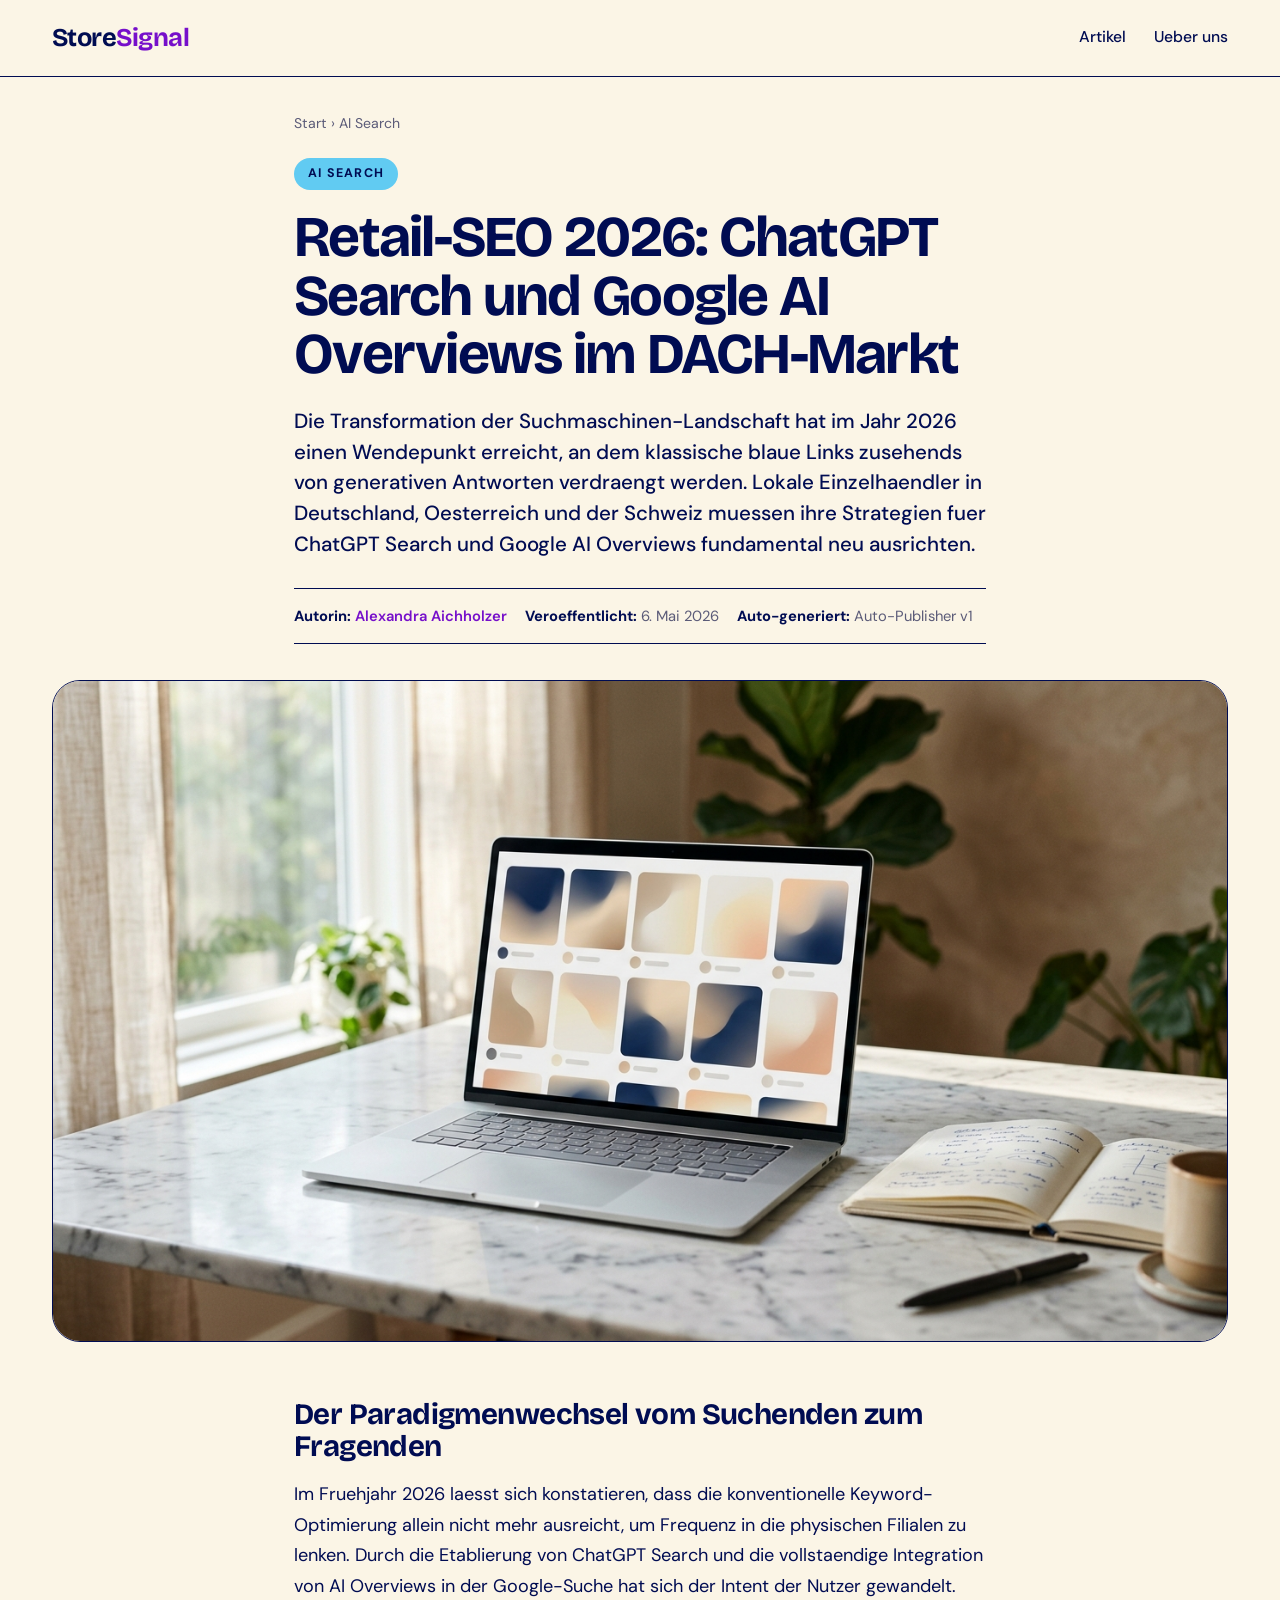
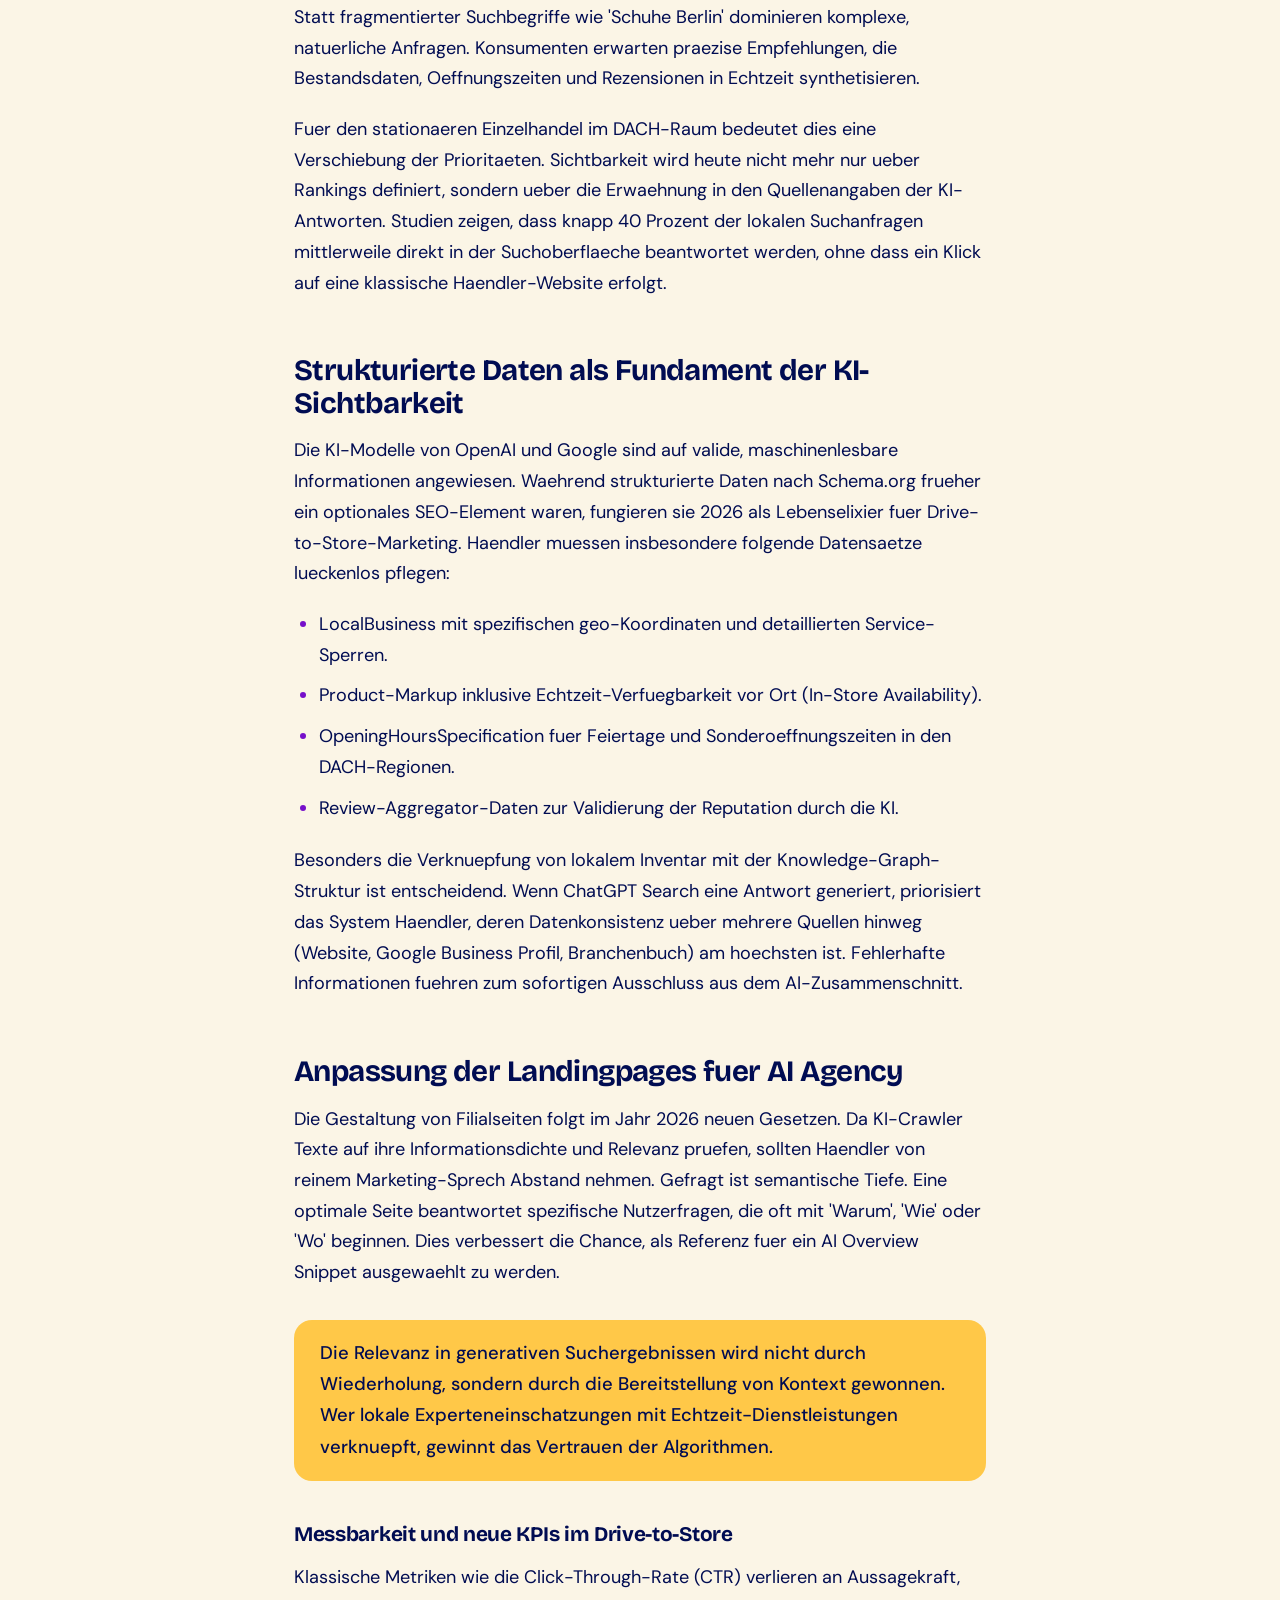
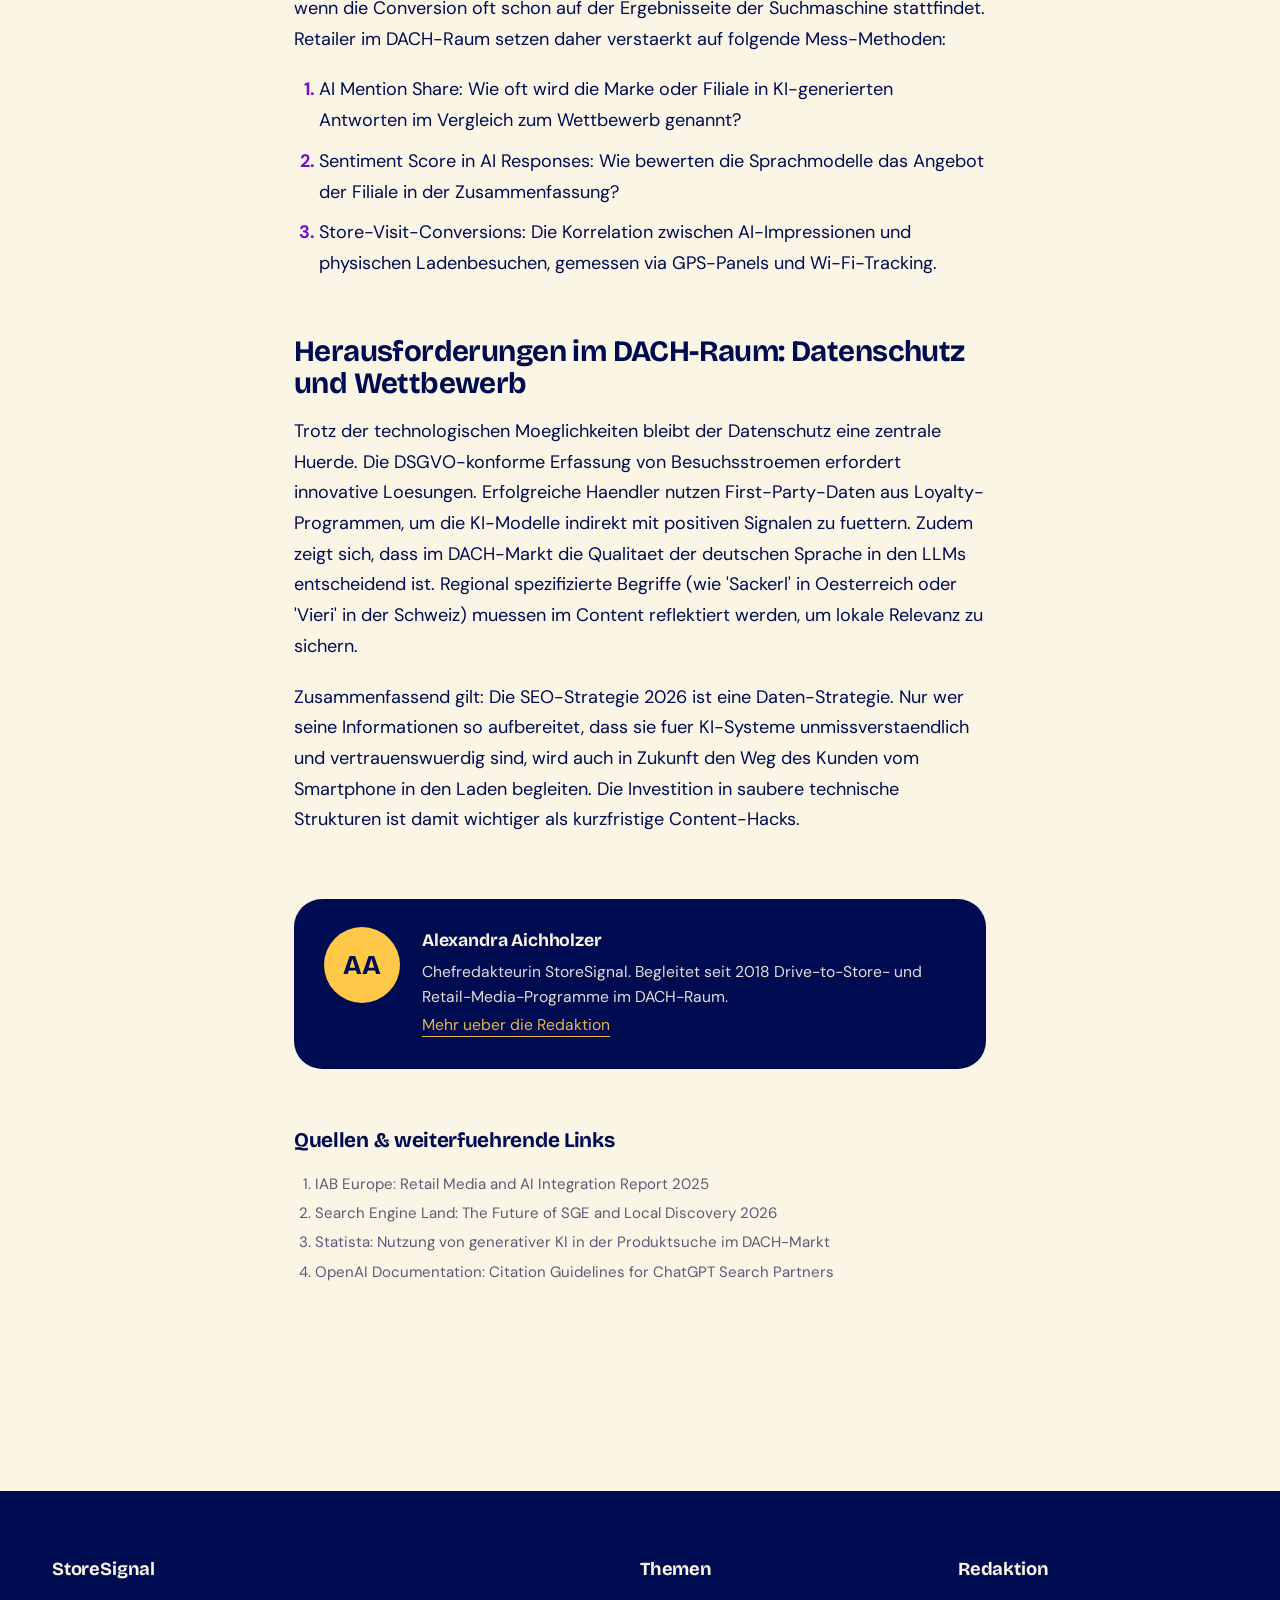
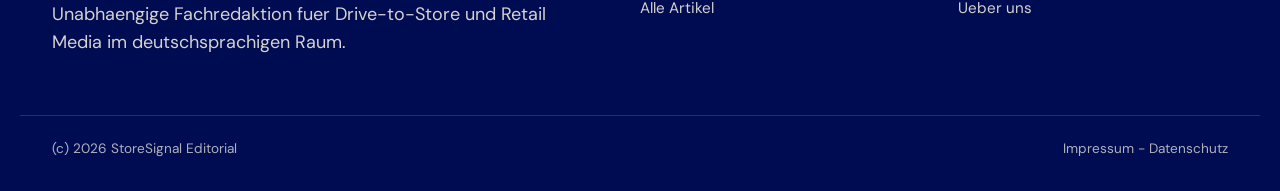
<file: artikel/chatgpt-search-retail-seo-2026.html>
<!doctype html>
<html lang="de">
<head>
<meta charset="utf-8">
<meta name="viewport" content="width=device-width,initial-scale=1">
<title>Retail-SEO 2026: ChatGPT Search und Google AI Overviews im DACH-Markt</title>
<meta name="description" content="Analyse zum Strukturwandel in der lokalen Suche durch KI. Wie Haendler Sichtbarkeit in ChatGPT und Google AI Overviews fuer den stationaeren Handel sichern.">
<link rel="canonical" href="https://nichtagentur.github.io/dts-retail-blog/artikel/chatgpt-search-retail-seo-2026.html">
<meta property="og:type" content="article">
<meta property="og:title" content="Retail-SEO 2026: ChatGPT Search und Google AI Overviews im DACH-Markt">
<meta property="og:description" content="Analyse zum Strukturwandel in der lokalen Suche durch KI. Wie Haendler Sichtbarkeit in ChatGPT und Google AI Overviews fuer den stationaeren Handel sichern.">
<meta property="og:url" content="https://nichtagentur.github.io/dts-retail-blog/artikel/chatgpt-search-retail-seo-2026.html">
<meta property="og:image" content="https://nichtagentur.github.io/dts-retail-blog/assets/img/chatgpt-search-retail-seo-2026-hero.png">
<meta property="article:published_time" content="2026-05-06">
<meta property="article:author" content="Alexandra Aichholzer">
<meta name="twitter:card" content="summary_large_image">
<link rel="preconnect" href="https://fonts.googleapis.com">
<link rel="preconnect" href="https://fonts.gstatic.com" crossorigin>
<link rel="stylesheet" href="https://fonts.googleapis.com/css2?family=Bricolage+Grotesque:opsz,wght@12..96,500;12..96,600;12..96,700;12..96,800&family=DM+Sans:wght@400;500;600;700&display=swap">
<link rel="icon" href="../favicon.ico" type="image/png">
<link rel="stylesheet" href="../assets/style.css">
<script type="application/ld+json">
{"@context":"https://schema.org","@type":"Article","headline":"Retail-SEO 2026: ChatGPT Search und Google AI Overviews im DACH-Markt","description":"Analyse zum Strukturwandel in der lokalen Suche durch KI. Wie Haendler Sichtbarkeit in ChatGPT und Google AI Overviews fuer den stationaeren Handel sichern.","image":["https://nichtagentur.github.io/dts-retail-blog/assets/img/chatgpt-search-retail-seo-2026-hero.png"],"datePublished":"2026-05-06","dateModified":"2026-05-06","inLanguage":"de-AT","author":{"@type":"Person","name":"Alexandra Aichholzer","url":"https://nichtagentur.github.io/dts-retail-blog/about.html"},"publisher":{"@type":"Organization","name":"StoreSignal Editorial","url":"https://nichtagentur.github.io/dts-retail-blog/"},"mainEntityOfPage":"https://nichtagentur.github.io/dts-retail-blog/artikel/chatgpt-search-retail-seo-2026.html"}
</script>
<script type="application/ld+json">
{"@context":"https://schema.org","@type":"BreadcrumbList","itemListElement":[{"@type":"ListItem","position":1,"name":"Startseite","item":"https://nichtagentur.github.io/dts-retail-blog/"},{"@type":"ListItem","position":2,"name":"AI Search","item":"https://nichtagentur.github.io/dts-retail-blog/"},{"@type":"ListItem","position":3,"name":"Retail-SEO 2026: ChatGPT Search und Google AI Overviews im DACH-Markt"}]}
</script>
</head>
<body>
<a class="skip-link" href="#main">Zum Inhalt springen</a>
<header class="site-header">
  <div class="site-header__inner">
    <a class="brand" href="../">Store<span>Signal</span></a>
    <nav class="site-nav" aria-label="Hauptnavigation">
      <a href="../">Artikel</a>
      <a href="../about.html">Ueber uns</a>
    </nav>
  </div>
</header>

<main id="main">
<article class="article">
  <nav class="article__breadcrumbs" aria-label="Breadcrumb">
    <a href="../">Start</a> &rsaquo; <span>AI Search</span>
  </nav>

  <header class="article__header">
    <span class="article__tag" style="background:var(--c-cyan);color:var(--c-navy);">AI Search</span>
    <h1 class="article__title">Retail-SEO 2026: ChatGPT Search und Google AI Overviews im DACH-Markt</h1>
    <p class="article__lede">Die Transformation der Suchmaschinen-Landschaft hat im Jahr 2026 einen Wendepunkt erreicht, an dem klassische blaue Links zusehends von generativen Antworten verdraengt werden. Lokale Einzelhaendler in Deutschland, Oesterreich und der Schweiz muessen ihre Strategien fuer ChatGPT Search und Google AI Overviews fundamental neu ausrichten.</p>
    <div class="article__meta">
      <span><strong>Autorin:</strong> <a href="../about.html">Alexandra Aichholzer</a></span>
      <span><strong>Veroeffentlicht:</strong> 6. Mai 2026</span>
      <span><strong>Auto-generiert:</strong> Auto-Publisher v1</span>
    </div>
  </header>

  <figure class="article__hero">
    <img src="../assets/img/chatgpt-search-retail-seo-2026-hero.png" alt="AI Search - Symbolbild" width="1600" height="900">
  </figure>

  <div class="article__body">
<h2>Der Paradigmenwechsel vom Suchenden zum Fragenden</h2><p>Im Fruehjahr 2026 laesst sich konstatieren, dass die konventionelle Keyword-Optimierung allein nicht mehr ausreicht, um Frequenz in die physischen Filialen zu lenken. Durch die Etablierung von ChatGPT Search und die vollstaendige Integration von AI Overviews in der Google-Suche hat sich der Intent der Nutzer gewandelt. Statt fragmentierter Suchbegriffe wie 'Schuhe Berlin' dominieren komplexe, natuerliche Anfragen. Konsumenten erwarten praezise Empfehlungen, die Bestandsdaten, Oeffnungszeiten und Rezensionen in Echtzeit synthetisieren.</p><p>Fuer den stationaeren Einzelhandel im DACH-Raum bedeutet dies eine Verschiebung der Prioritaeten. Sichtbarkeit wird heute nicht mehr nur ueber Rankings definiert, sondern ueber die Erwaehnung in den Quellenangaben der KI-Antworten. Studien zeigen, dass knapp 40 Prozent der lokalen Suchanfragen mittlerweile direkt in der Suchoberflaeche beantwortet werden, ohne dass ein Klick auf eine klassische Haendler-Website erfolgt.</p><h2>Strukturierte Daten als Fundament der KI-Sichtbarkeit</h2><p>Die KI-Modelle von OpenAI und Google sind auf valide, maschinenlesbare Informationen angewiesen. Waehrend strukturierte Daten nach Schema.org frueher ein optionales SEO-Element waren, fungieren sie 2026 als Lebenselixier fuer Drive-to-Store-Marketing. Haendler muessen insbesondere folgende Datensaetze lueckenlos pflegen:</p><ul><li>LocalBusiness mit spezifischen geo-Koordinaten und detaillierten Service-Sperren.</li><li>Product-Markup inklusive Echtzeit-Verfuegbarkeit vor Ort (In-Store Availability).</li><li>OpeningHoursSpecification fuer Feiertage und Sonderoeffnungszeiten in den DACH-Regionen.</li><li>Review-Aggregator-Daten zur Validierung der Reputation durch die KI.</li></ul><p>Besonders die Verknuepfung von lokalem Inventar mit der Knowledge-Graph-Struktur ist entscheidend. Wenn ChatGPT Search eine Antwort generiert, priorisiert das System Haendler, deren Datenkonsistenz ueber mehrere Quellen hinweg (Website, Google Business Profil, Branchenbuch) am hoechsten ist. Fehlerhafte Informationen fuehren zum sofortigen Ausschluss aus dem AI-Zusammenschnitt.</p><h2>Anpassung der Landingpages fuer AI Agency</h2><p>Die Gestaltung von Filialseiten folgt im Jahr 2026 neuen Gesetzen. Da KI-Crawler Texte auf ihre Informationsdichte und Relevanz pruefen, sollten Haendler von reinem Marketing-Sprech Abstand nehmen. Gefragt ist semantische Tiefe. Eine optimale Seite beantwortet spezifische Nutzerfragen, die oft mit 'Warum', 'Wie' oder 'Wo' beginnen. Dies verbessert die Chance, als Referenz fuer ein AI Overview Snippet ausgewaehlt zu werden.</p><blockquote>Die Relevanz in generativen Suchergebnissen wird nicht durch Wiederholung, sondern durch die Bereitstellung von Kontext gewonnen. Wer lokale Experteneinschatzungen mit Echtzeit-Dienstleistungen verknuepft, gewinnt das Vertrauen der Algorithmen.</blockquote><h3>Messbarkeit und neue KPIs im Drive-to-Store</h3><p>Klassische Metriken wie die Click-Through-Rate (CTR) verlieren an Aussagekraft, wenn die Conversion oft schon auf der Ergebnisseite der Suchmaschine stattfindet. Retailer im DACH-Raum setzen daher verstaerkt auf folgende Mess-Methoden:</p><ol><li>AI Mention Share: Wie oft wird die Marke oder Filiale in KI-generierten Antworten im Vergleich zum Wettbewerb genannt?</li><li>Sentiment Score in AI Responses: Wie bewerten die Sprachmodelle das Angebot der Filiale in der Zusammenfassung?</li><li>Store-Visit-Conversions: Die Korrelation zwischen AI-Impressionen und physischen Ladenbesuchen, gemessen via GPS-Panels und Wi-Fi-Tracking.</li></ol><h2>Herausforderungen im DACH-Raum: Datenschutz und Wettbewerb</h2><p>Trotz der technologischen Moeglichkeiten bleibt der Datenschutz eine zentrale Huerde. Die DSGVO-konforme Erfassung von Besuchsstroemen erfordert innovative Loesungen. Erfolgreiche Haendler nutzen First-Party-Daten aus Loyalty-Programmen, um die KI-Modelle indirekt mit positiven Signalen zu fuettern. Zudem zeigt sich, dass im DACH-Markt die Qualitaet der deutschen Sprache in den LLMs entscheidend ist. Regional spezifizierte Begriffe (wie 'Sackerl' in Oesterreich oder 'Vieri' in der Schweiz) muessen im Content reflektiert werden, um lokale Relevanz zu sichern.</p><p>Zusammenfassend gilt: Die SEO-Strategie 2026 ist eine Daten-Strategie. Nur wer seine Informationen so aufbereitet, dass sie fuer KI-Systeme unmissverstaendlich und vertrauenswuerdig sind, wird auch in Zukunft den Weg des Kunden vom Smartphone in den Laden begleiten. Die Investition in saubere technische Strukturen ist damit wichtiger als kurzfristige Content-Hacks.</p>
  </div>

  <aside class="author-box">
    <div class="author-box__inner">
      <div class="author-box__avatar" aria-hidden="true">AA</div>
      <div class="author-box__text">
        <strong>Alexandra Aichholzer</strong>
        <p>Chefredakteurin StoreSignal. Begleitet seit 2018 Drive-to-Store- und Retail-Media-Programme im DACH-Raum.</p>
        <p><a href="../about.html">Mehr ueber die Redaktion</a></p>
      </div>
    </div>
  </aside>

  <section class="refs" aria-label="Quellen">
    <h2>Quellen & weiterfuehrende Links</h2>
    <ol><li>IAB Europe: Retail Media and AI Integration Report 2025</li><li>Search Engine Land: The Future of SGE and Local Discovery 2026</li><li>Statista: Nutzung von generativer KI in der Produktsuche im DACH-Markt</li><li>OpenAI Documentation: Citation Guidelines for ChatGPT Search Partners</li></ol>
  </section>
</article>
</main>

<footer class="site-footer">
  <div class="site-footer__inner">
    <div>
      <h3>StoreSignal</h3>
      <p>Unabhaengige Fachredaktion fuer Drive-to-Store und Retail Media im deutschsprachigen Raum.</p>
    </div>
    <div>
      <h3>Themen</h3>
      <ul>
        <li><a href="../">Alle Artikel</a></li>
      </ul>
    </div>
    <div>
      <h3>Redaktion</h3>
      <ul>
        <li><a href="../about.html">Ueber uns</a></li>
      </ul>
    </div>
  </div>
  <div class="site-footer__legal">
    <span>(c) 2026 StoreSignal Editorial</span>
    <span><a href="../about.html#impressum">Impressum</a> - <a href="../about.html#datenschutz">Datenschutz</a></span>
  </div>
</footer>
</body>
</html>
</file>
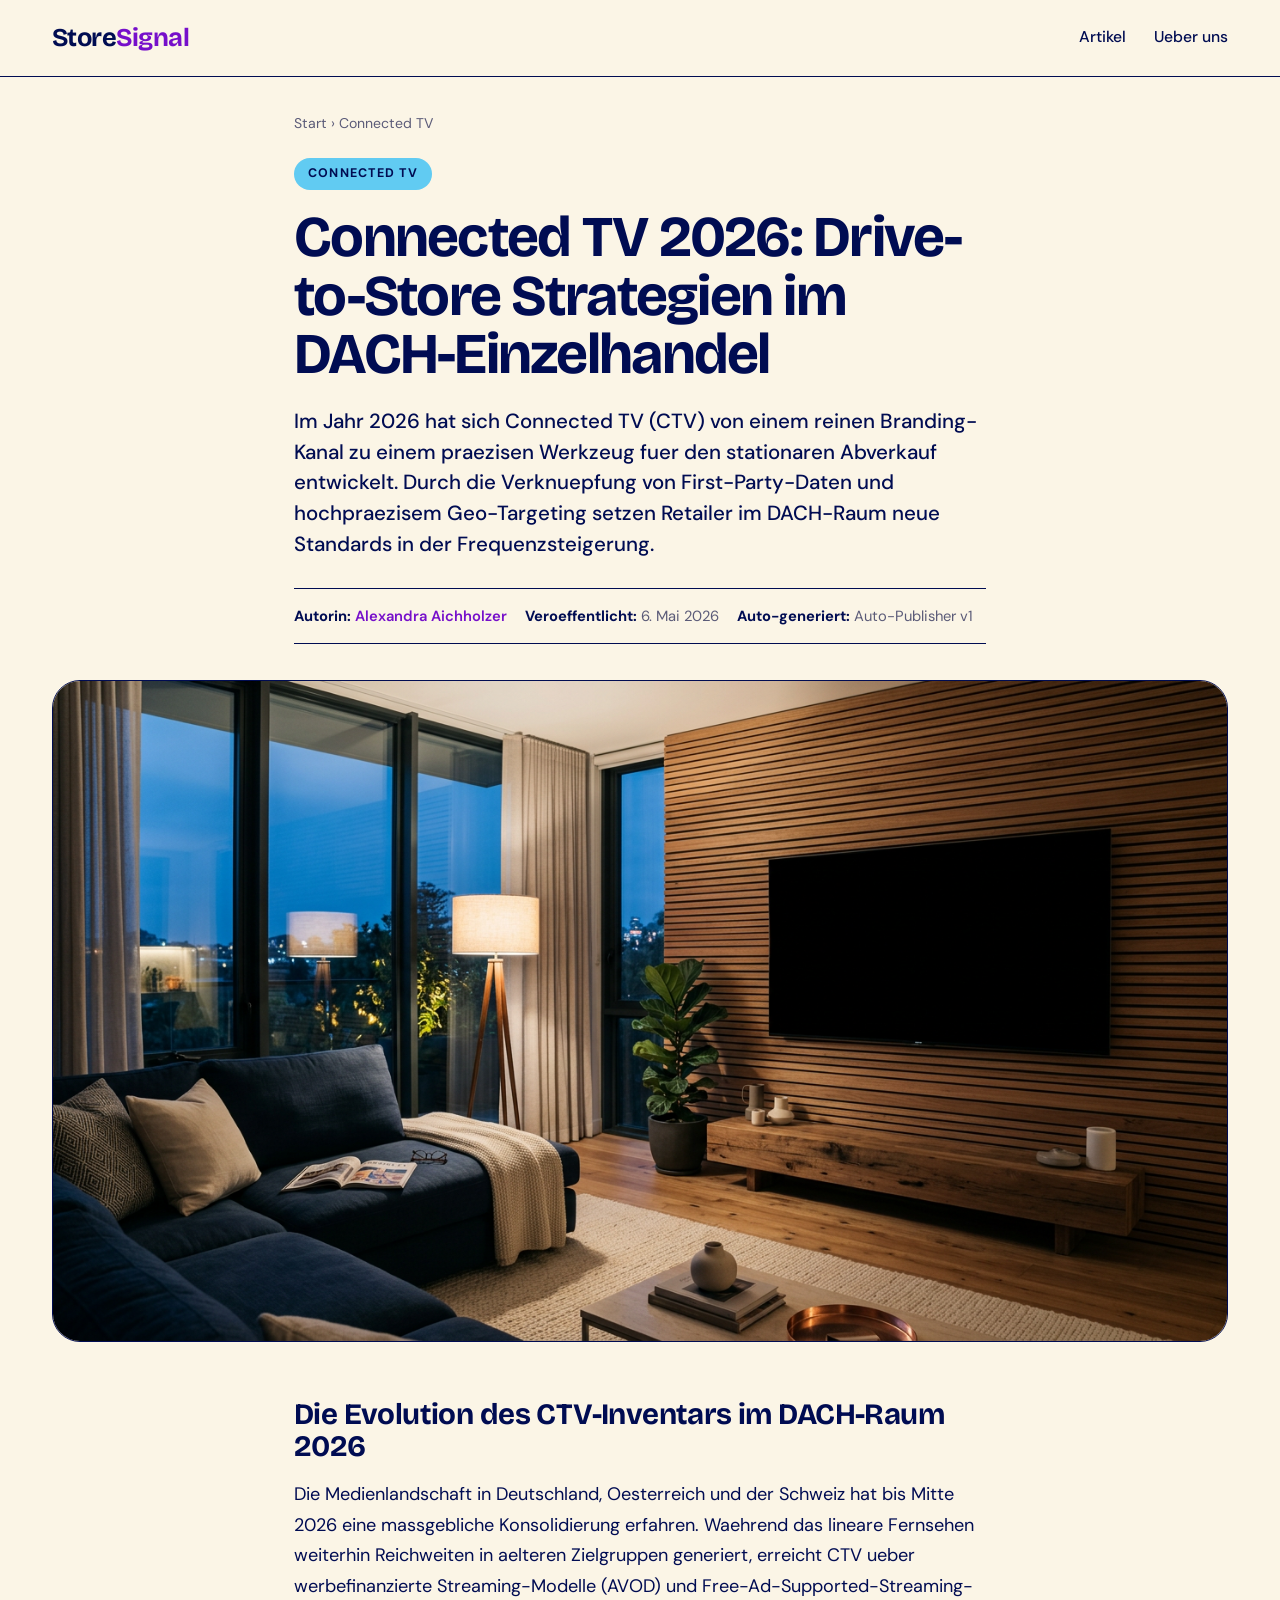
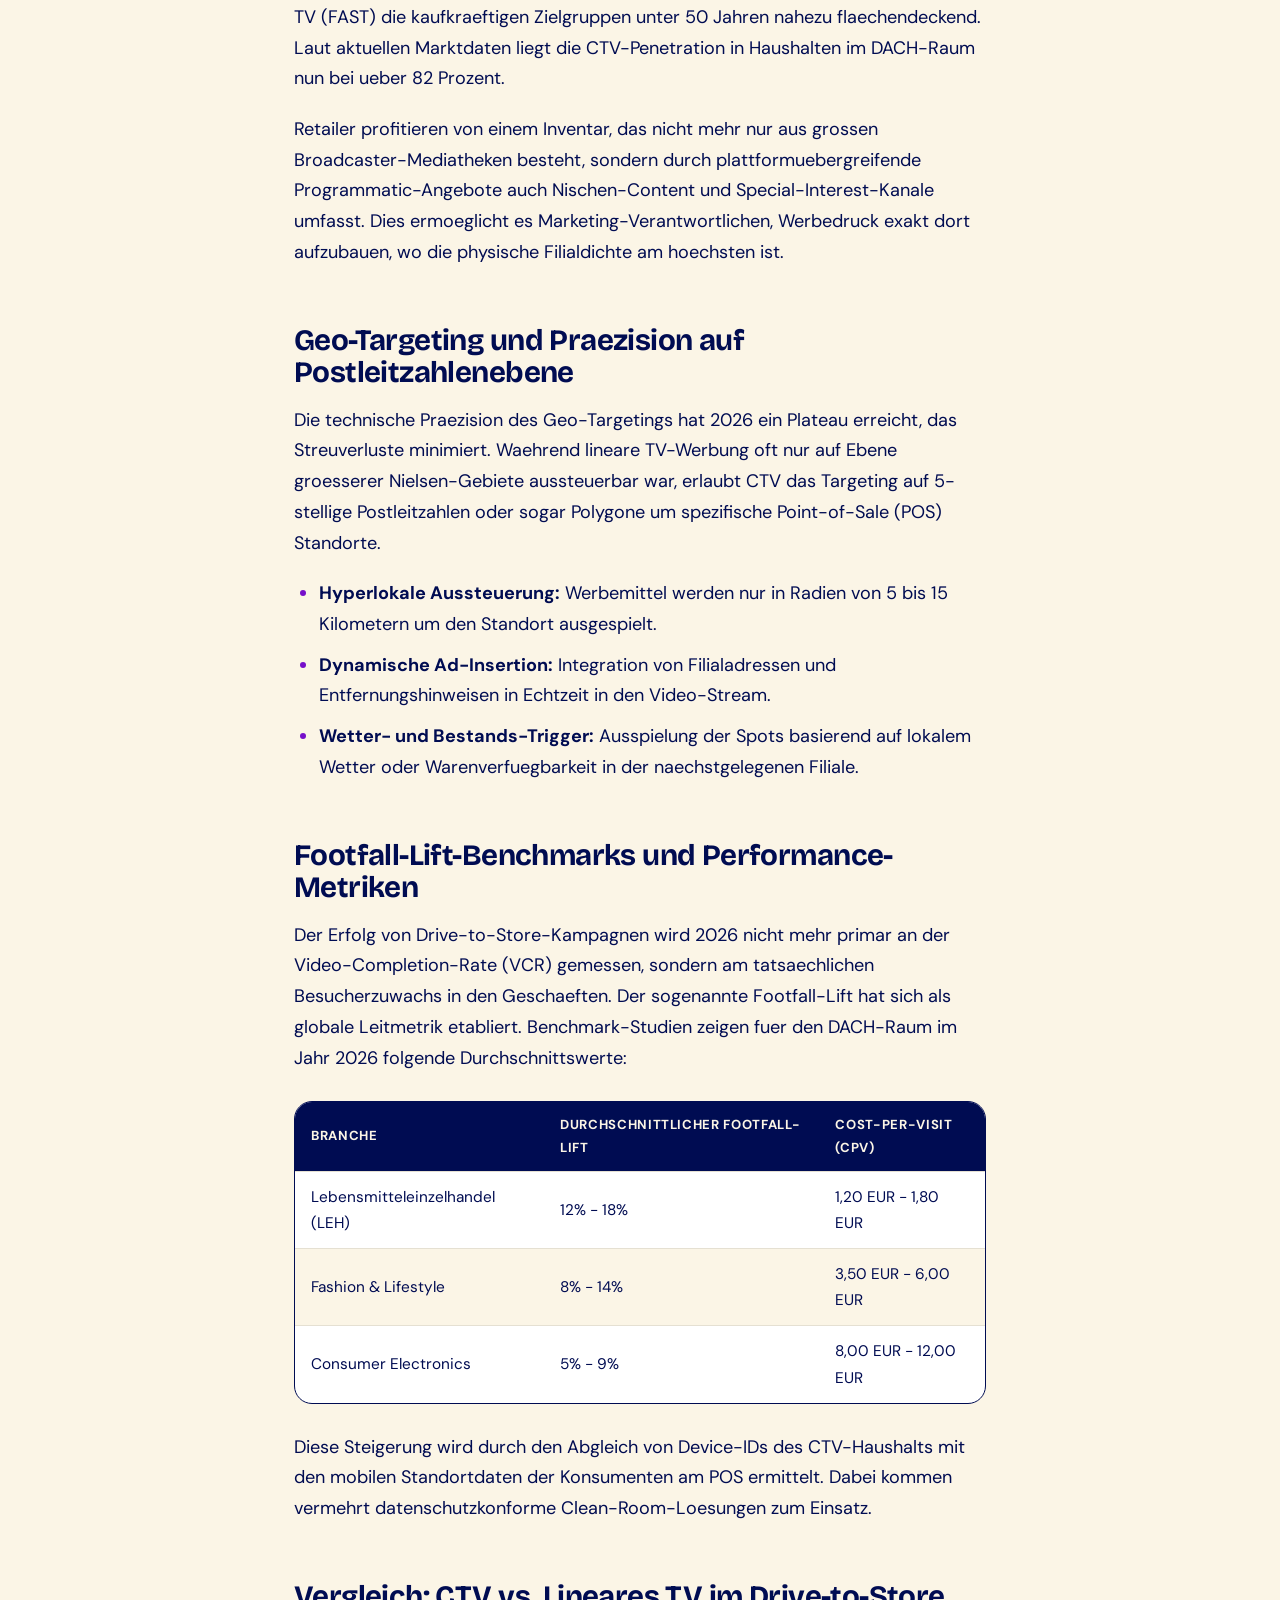
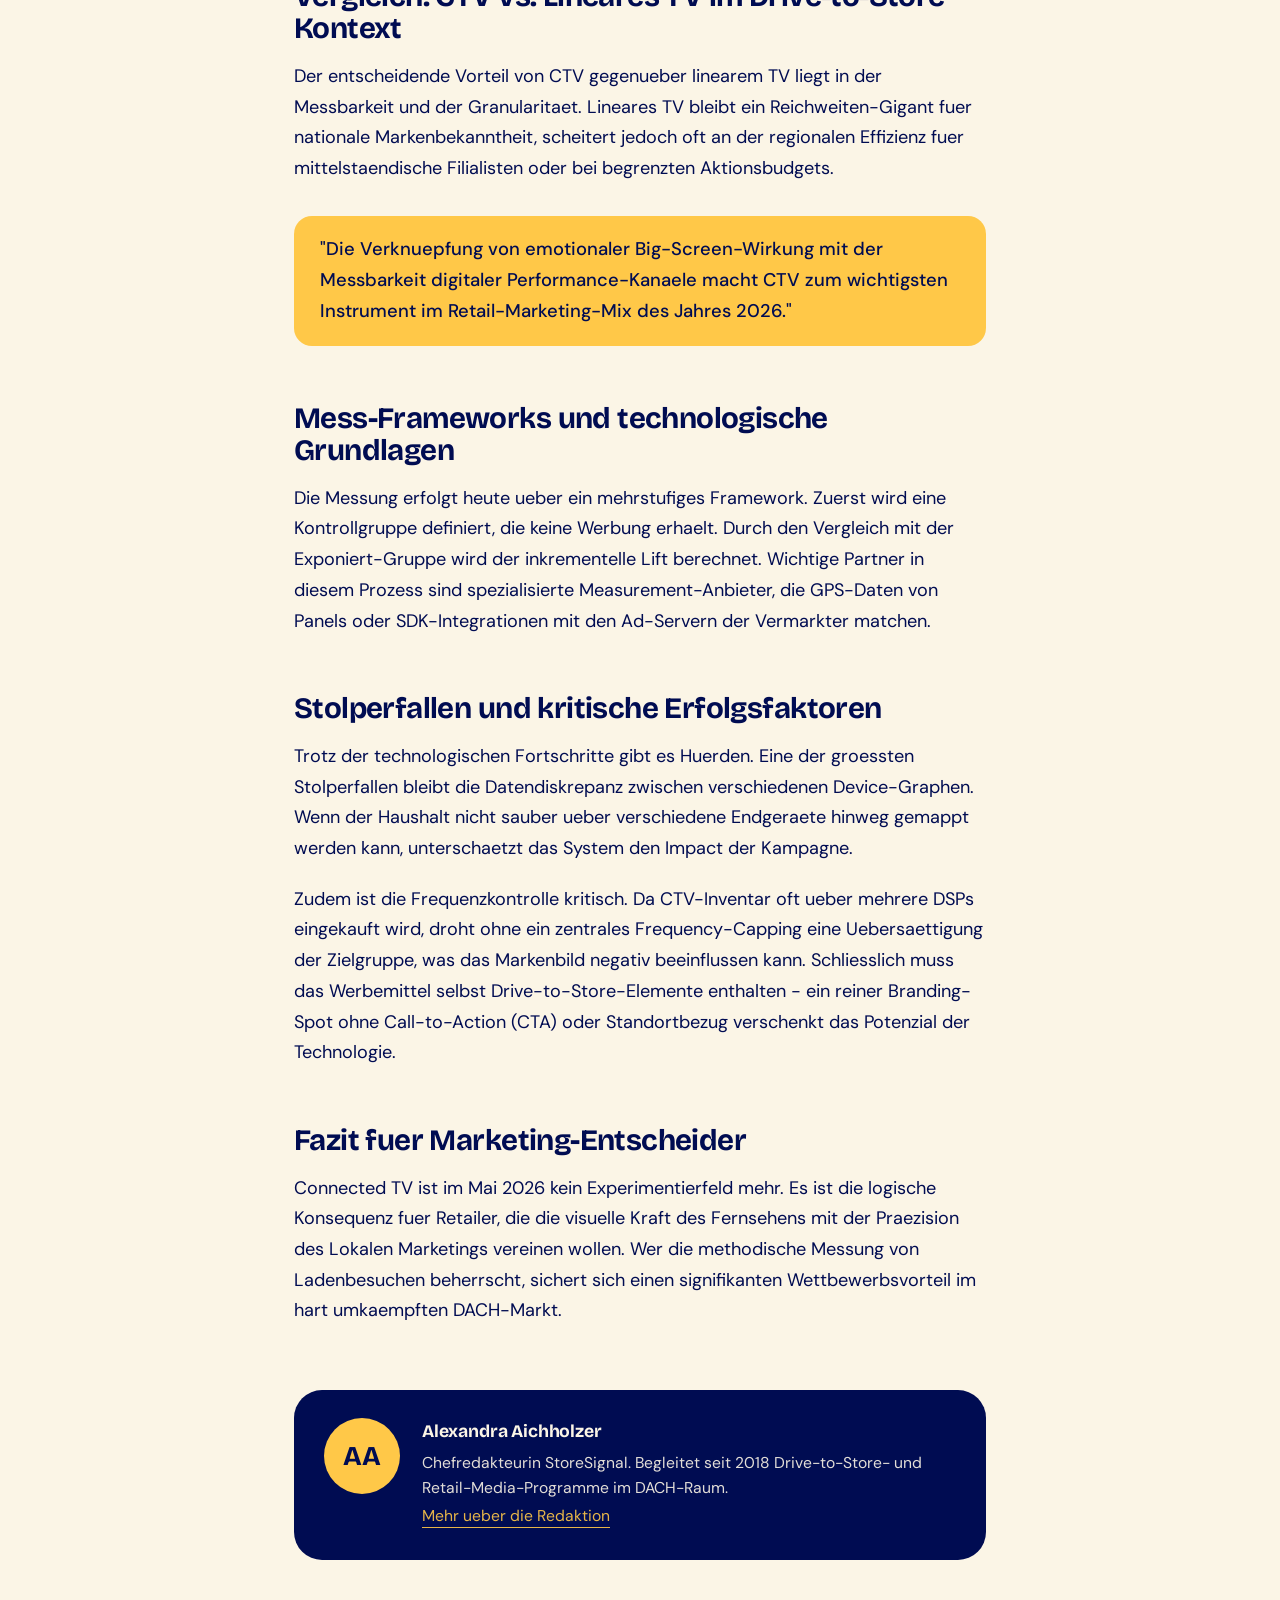
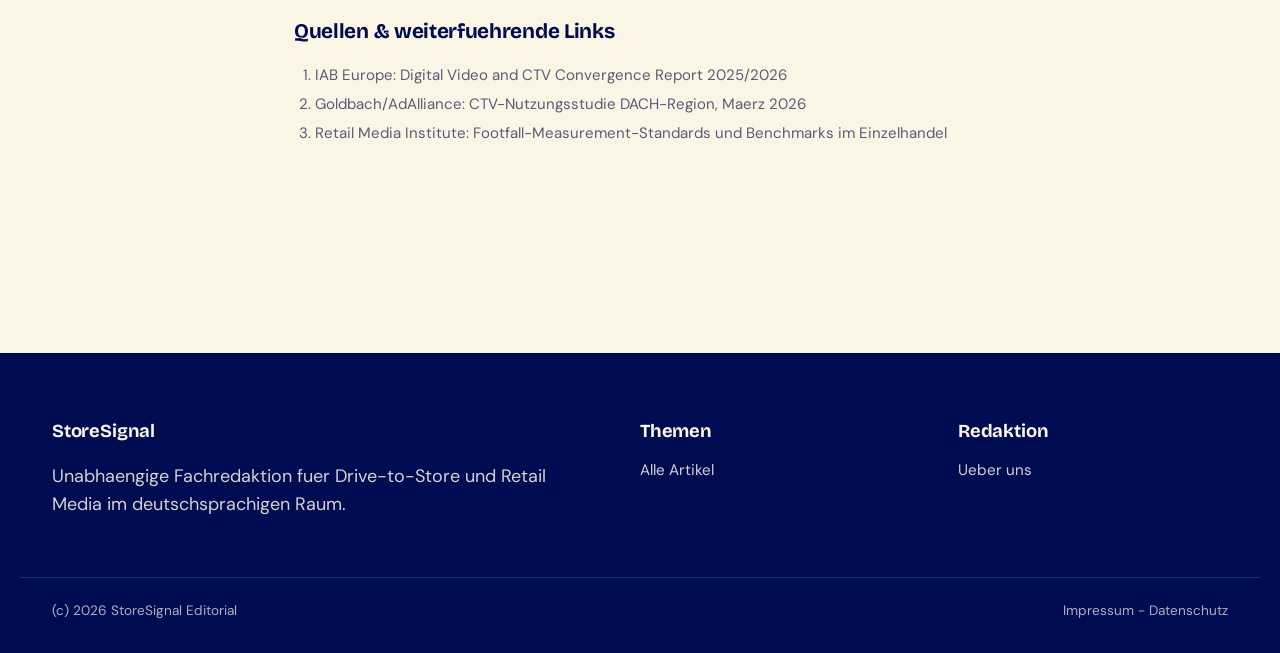
<file: artikel/connected-tv-drive-to-store-2026.html>
<!doctype html>
<html lang="de">
<head>
<meta charset="utf-8">
<meta name="viewport" content="width=device-width,initial-scale=1">
<title>Connected TV 2026: Drive-to-Store Strategien im DACH-Einzelhandel</title>
<meta name="description" content="Erfahren Sie, wie CTV durch Geo-Targeting und Footfall-Messung bis 2026 den stationaren Handel in Deutschland, Oesterreich und der Schweiz transformiert.">
<link rel="canonical" href="https://nichtagentur.github.io/dts-retail-blog/artikel/connected-tv-drive-to-store-2026.html">
<meta property="og:type" content="article">
<meta property="og:title" content="Connected TV 2026: Drive-to-Store Strategien im DACH-Einzelhandel">
<meta property="og:description" content="Erfahren Sie, wie CTV durch Geo-Targeting und Footfall-Messung bis 2026 den stationaren Handel in Deutschland, Oesterreich und der Schweiz transformiert.">
<meta property="og:url" content="https://nichtagentur.github.io/dts-retail-blog/artikel/connected-tv-drive-to-store-2026.html">
<meta property="og:image" content="https://nichtagentur.github.io/dts-retail-blog/assets/img/connected-tv-drive-to-store-2026-hero.png">
<meta property="article:published_time" content="2026-05-06">
<meta property="article:author" content="Alexandra Aichholzer">
<meta name="twitter:card" content="summary_large_image">
<link rel="preconnect" href="https://fonts.googleapis.com">
<link rel="preconnect" href="https://fonts.gstatic.com" crossorigin>
<link rel="stylesheet" href="https://fonts.googleapis.com/css2?family=Bricolage+Grotesque:opsz,wght@12..96,500;12..96,600;12..96,700;12..96,800&family=DM+Sans:wght@400;500;600;700&display=swap">
<link rel="icon" href="../favicon.ico" type="image/png">
<link rel="stylesheet" href="../assets/style.css">
<script type="application/ld+json">
{"@context":"https://schema.org","@type":"Article","headline":"Connected TV 2026: Drive-to-Store Strategien im DACH-Einzelhandel","description":"Erfahren Sie, wie CTV durch Geo-Targeting und Footfall-Messung bis 2026 den stationaren Handel in Deutschland, Oesterreich und der Schweiz transformiert.","image":["https://nichtagentur.github.io/dts-retail-blog/assets/img/connected-tv-drive-to-store-2026-hero.png"],"datePublished":"2026-05-06","dateModified":"2026-05-06","inLanguage":"de-AT","author":{"@type":"Person","name":"Alexandra Aichholzer","url":"https://nichtagentur.github.io/dts-retail-blog/about.html"},"publisher":{"@type":"Organization","name":"StoreSignal Editorial","url":"https://nichtagentur.github.io/dts-retail-blog/"},"mainEntityOfPage":"https://nichtagentur.github.io/dts-retail-blog/artikel/connected-tv-drive-to-store-2026.html"}
</script>
<script type="application/ld+json">
{"@context":"https://schema.org","@type":"BreadcrumbList","itemListElement":[{"@type":"ListItem","position":1,"name":"Startseite","item":"https://nichtagentur.github.io/dts-retail-blog/"},{"@type":"ListItem","position":2,"name":"Connected TV","item":"https://nichtagentur.github.io/dts-retail-blog/"},{"@type":"ListItem","position":3,"name":"Connected TV 2026: Drive-to-Store Strategien im DACH-Einzelhandel"}]}
</script>
</head>
<body>
<a class="skip-link" href="#main">Zum Inhalt springen</a>
<header class="site-header">
  <div class="site-header__inner">
    <a class="brand" href="../">Store<span>Signal</span></a>
    <nav class="site-nav" aria-label="Hauptnavigation">
      <a href="../">Artikel</a>
      <a href="../about.html">Ueber uns</a>
    </nav>
  </div>
</header>

<main id="main">
<article class="article">
  <nav class="article__breadcrumbs" aria-label="Breadcrumb">
    <a href="../">Start</a> &rsaquo; <span>Connected TV</span>
  </nav>

  <header class="article__header">
    <span class="article__tag" style="background:var(--c-cyan);color:var(--c-navy);">Connected TV</span>
    <h1 class="article__title">Connected TV 2026: Drive-to-Store Strategien im DACH-Einzelhandel</h1>
    <p class="article__lede">Im Jahr 2026 hat sich Connected TV (CTV) von einem reinen Branding-Kanal zu einem praezisen Werkzeug fuer den stationaren Abverkauf entwickelt. Durch die Verknuepfung von First-Party-Daten und hochpraezisem Geo-Targeting setzen Retailer im DACH-Raum neue Standards in der Frequenzsteigerung.</p>
    <div class="article__meta">
      <span><strong>Autorin:</strong> <a href="../about.html">Alexandra Aichholzer</a></span>
      <span><strong>Veroeffentlicht:</strong> 6. Mai 2026</span>
      <span><strong>Auto-generiert:</strong> Auto-Publisher v1</span>
    </div>
  </header>

  <figure class="article__hero">
    <img src="../assets/img/connected-tv-drive-to-store-2026-hero.png" alt="Connected TV - Symbolbild" width="1600" height="900">
  </figure>

  <div class="article__body">
<h2>Die Evolution des CTV-Inventars im DACH-Raum 2026</h2><p>Die Medienlandschaft in Deutschland, Oesterreich und der Schweiz hat bis Mitte 2026 eine massgebliche Konsolidierung erfahren. Waehrend das lineare Fernsehen weiterhin Reichweiten in aelteren Zielgruppen generiert, erreicht CTV ueber werbefinanzierte Streaming-Modelle (AVOD) und Free-Ad-Supported-Streaming-TV (FAST) die kaufkraeftigen Zielgruppen unter 50 Jahren nahezu flaechendeckend. Laut aktuellen Marktdaten liegt die CTV-Penetration in Haushalten im DACH-Raum nun bei ueber 82 Prozent.</p><p>Retailer profitieren von einem Inventar, das nicht mehr nur aus grossen Broadcaster-Mediatheken besteht, sondern durch plattformuebergreifende Programmatic-Angebote auch Nischen-Content und Special-Interest-Kanale umfasst. Dies ermoeglicht es Marketing-Verantwortlichen, Werbedruck exakt dort aufzubauen, wo die physische Filialdichte am hoechsten ist.</p><h2>Geo-Targeting und Praezision auf Postleitzahlenebene</h2><p>Die technische Praezision des Geo-Targetings hat 2026 ein Plateau erreicht, das Streuverluste minimiert. Waehrend lineare TV-Werbung oft nur auf Ebene groesserer Nielsen-Gebiete aussteuerbar war, erlaubt CTV das Targeting auf 5-stellige Postleitzahlen oder sogar Polygone um spezifische Point-of-Sale (POS) Standorte.</p><ul><li><strong>Hyperlokale Aussteuerung:</strong> Werbemittel werden nur in Radien von 5 bis 15 Kilometern um den Standort ausgespielt.</li><li><strong>Dynamische Ad-Insertion:</strong> Integration von Filialadressen und Entfernungshinweisen in Echtzeit in den Video-Stream.</li><li><strong>Wetter- und Bestands-Trigger:</strong> Ausspielung der Spots basierend auf lokalem Wetter oder Warenverfuegbarkeit in der naechstgelegenen Filiale.</li></ul><h2>Footfall-Lift-Benchmarks und Performance-Metriken</h2><p>Der Erfolg von Drive-to-Store-Kampagnen wird 2026 nicht mehr primar an der Video-Completion-Rate (VCR) gemessen, sondern am tatsaechlichen Besucherzuwachs in den Geschaeften. Der sogenannte Footfall-Lift hat sich als globale Leitmetrik etabliert. Benchmark-Studien zeigen fuer den DACH-Raum im Jahr 2026 folgende Durchschnittswerte:</p><table><thead><tr><th>Branche</th><th>Durchschnittlicher Footfall-Lift</th><th>Cost-per-Visit (CPV)</th></tr></thead><tbody><tr><td>Lebensmitteleinzelhandel (LEH)</td><td>12% - 18%</td><td>1,20 EUR - 1,80 EUR</td></tr><tr><td>Fashion & Lifestyle</td><td>8% - 14%</td><td>3,50 EUR - 6,00 EUR</td></tr><tr><td>Consumer Electronics</td><td>5% - 9%</td><td>8,00 EUR - 12,00 EUR</td></tr></tbody></table><p>Diese Steigerung wird durch den Abgleich von Device-IDs des CTV-Haushalts mit den mobilen Standortdaten der Konsumenten am POS ermittelt. Dabei kommen vermehrt datenschutzkonforme Clean-Room-Loesungen zum Einsatz.</p><h2>Vergleich: CTV vs. Lineares TV im Drive-to-Store Kontext</h2><p>Der entscheidende Vorteil von CTV gegenueber linearem TV liegt in der Messbarkeit und der Granularitaet. Lineares TV bleibt ein Reichweiten-Gigant fuer nationale Markenbekanntheit, scheitert jedoch oft an der regionalen Effizienz fuer mittelstaendische Filialisten oder bei begrenzten Aktionsbudgets.</p><blockquote>"Die Verknuepfung von emotionaler Big-Screen-Wirkung mit der Messbarkeit digitaler Performance-Kanaele macht CTV zum wichtigsten Instrument im Retail-Marketing-Mix des Jahres 2026."</blockquote><h2>Mess-Frameworks und technologische Grundlagen</h2><p>Die Messung erfolgt heute ueber ein mehrstufiges Framework. Zuerst wird eine Kontrollgruppe definiert, die keine Werbung erhaelt. Durch den Vergleich mit der Exponiert-Gruppe wird der inkrementelle Lift berechnet. Wichtige Partner in diesem Prozess sind spezialisierte Measurement-Anbieter, die GPS-Daten von Panels oder SDK-Integrationen mit den Ad-Servern der Vermarkter matchen.</p><h2>Stolperfallen und kritische Erfolgsfaktoren</h2><p>Trotz der technologischen Fortschritte gibt es Huerden. Eine der groessten Stolperfallen bleibt die Datendiskrepanz zwischen verschiedenen Device-Graphen. Wenn der Haushalt nicht sauber ueber verschiedene Endgeraete hinweg gemappt werden kann, unterschaetzt das System den Impact der Kampagne.</p><p>Zudem ist die Frequenzkontrolle kritisch. Da CTV-Inventar oft ueber mehrere DSPs eingekauft wird, droht ohne ein zentrales Frequency-Capping eine Uebersaettigung der Zielgruppe, was das Markenbild negativ beeinflussen kann. Schliesslich muss das Werbemittel selbst Drive-to-Store-Elemente enthalten - ein reiner Branding-Spot ohne Call-to-Action (CTA) oder Standortbezug verschenkt das Potenzial der Technologie.</p><h2>Fazit fuer Marketing-Entscheider</h2><p>Connected TV ist im Mai 2026 kein Experimentierfeld mehr. Es ist die logische Konsequenz fuer Retailer, die die visuelle Kraft des Fernsehens mit der Praezision des Lokalen Marketings vereinen wollen. Wer die methodische Messung von Ladenbesuchen beherrscht, sichert sich einen signifikanten Wettbewerbsvorteil im hart umkaempften DACH-Markt.</p>
  </div>

  <aside class="author-box">
    <div class="author-box__inner">
      <div class="author-box__avatar" aria-hidden="true">AA</div>
      <div class="author-box__text">
        <strong>Alexandra Aichholzer</strong>
        <p>Chefredakteurin StoreSignal. Begleitet seit 2018 Drive-to-Store- und Retail-Media-Programme im DACH-Raum.</p>
        <p><a href="../about.html">Mehr ueber die Redaktion</a></p>
      </div>
    </div>
  </aside>

  <section class="refs" aria-label="Quellen">
    <h2>Quellen & weiterfuehrende Links</h2>
    <ol><li>IAB Europe: Digital Video and CTV Convergence Report 2025/2026</li><li>Goldbach/AdAlliance: CTV-Nutzungsstudie DACH-Region, Maerz 2026</li><li>Retail Media Institute: Footfall-Measurement-Standards und Benchmarks im Einzelhandel</li></ol>
  </section>
</article>
</main>

<footer class="site-footer">
  <div class="site-footer__inner">
    <div>
      <h3>StoreSignal</h3>
      <p>Unabhaengige Fachredaktion fuer Drive-to-Store und Retail Media im deutschsprachigen Raum.</p>
    </div>
    <div>
      <h3>Themen</h3>
      <ul>
        <li><a href="../">Alle Artikel</a></li>
      </ul>
    </div>
    <div>
      <h3>Redaktion</h3>
      <ul>
        <li><a href="../about.html">Ueber uns</a></li>
      </ul>
    </div>
  </div>
  <div class="site-footer__legal">
    <span>(c) 2026 StoreSignal Editorial</span>
    <span><a href="../about.html#impressum">Impressum</a> - <a href="../about.html#datenschutz">Datenschutz</a></span>
  </div>
</footer>
</body>
</html>
</file>
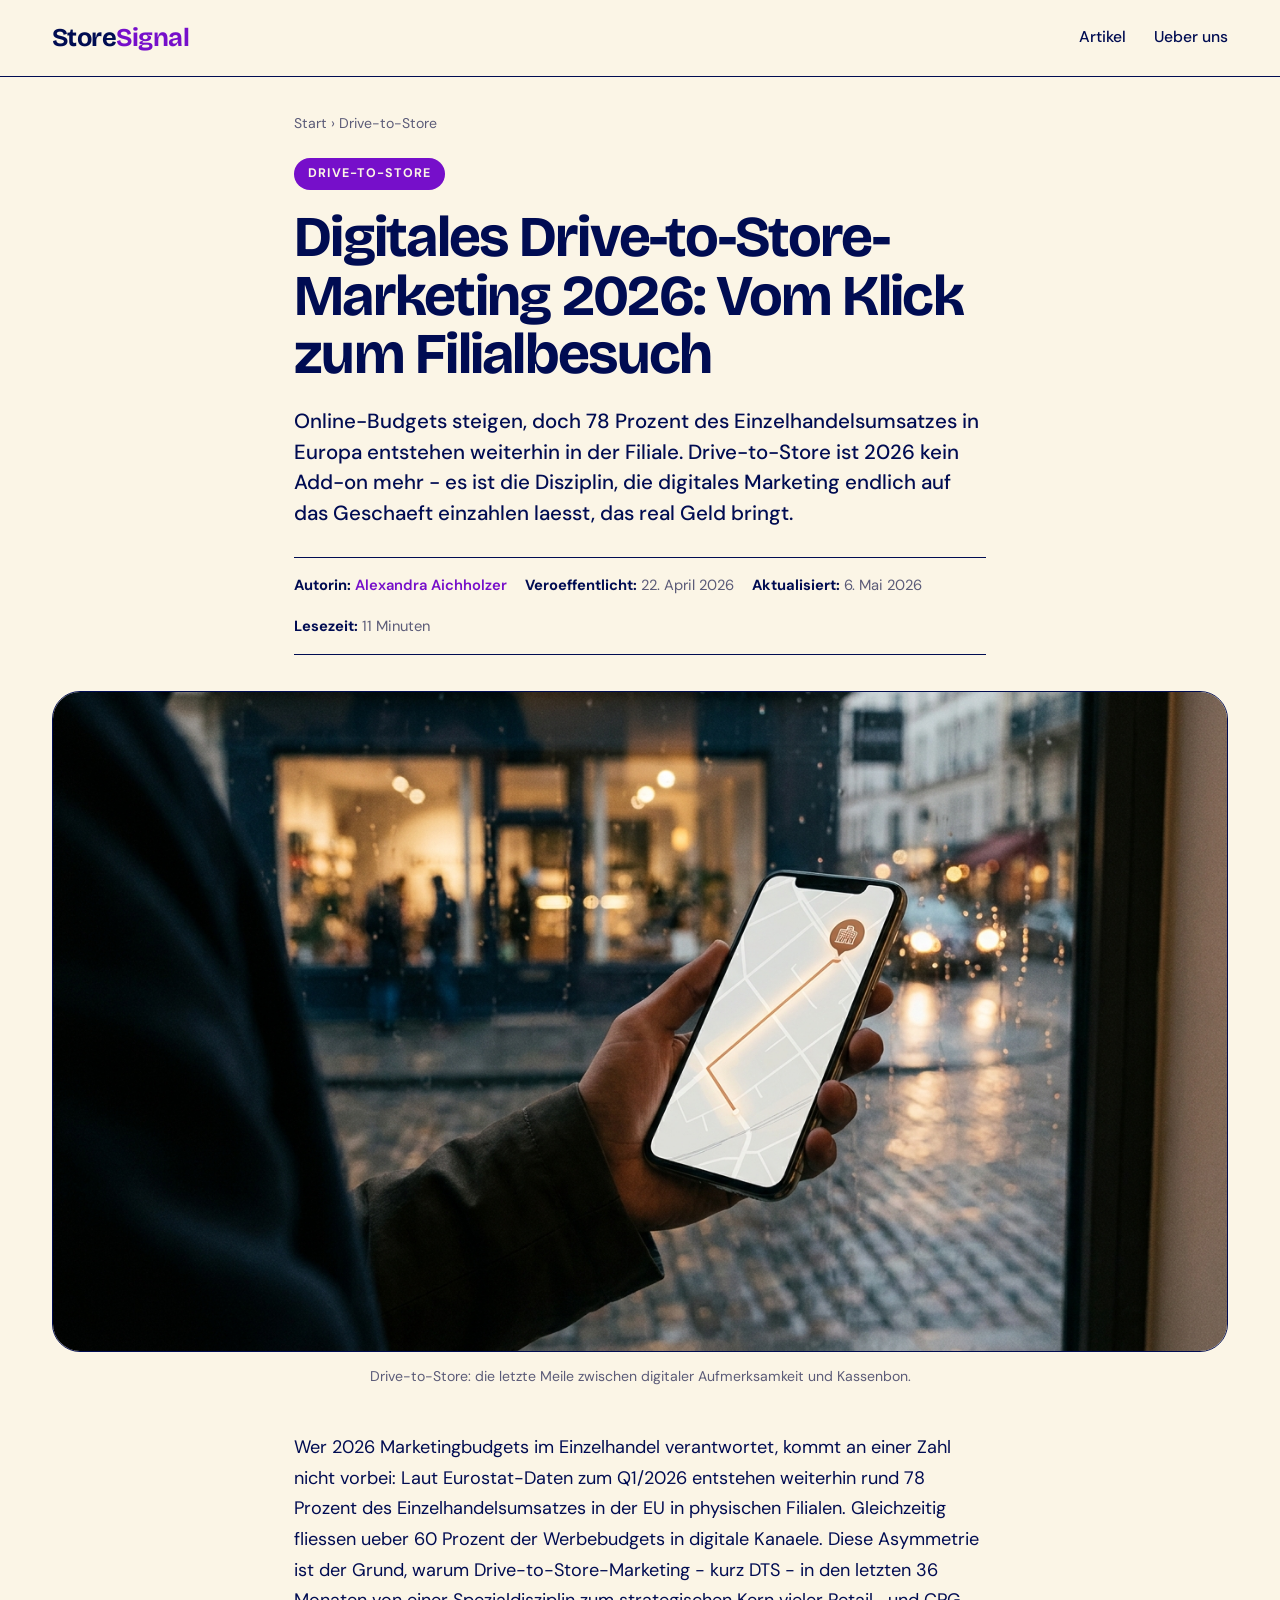
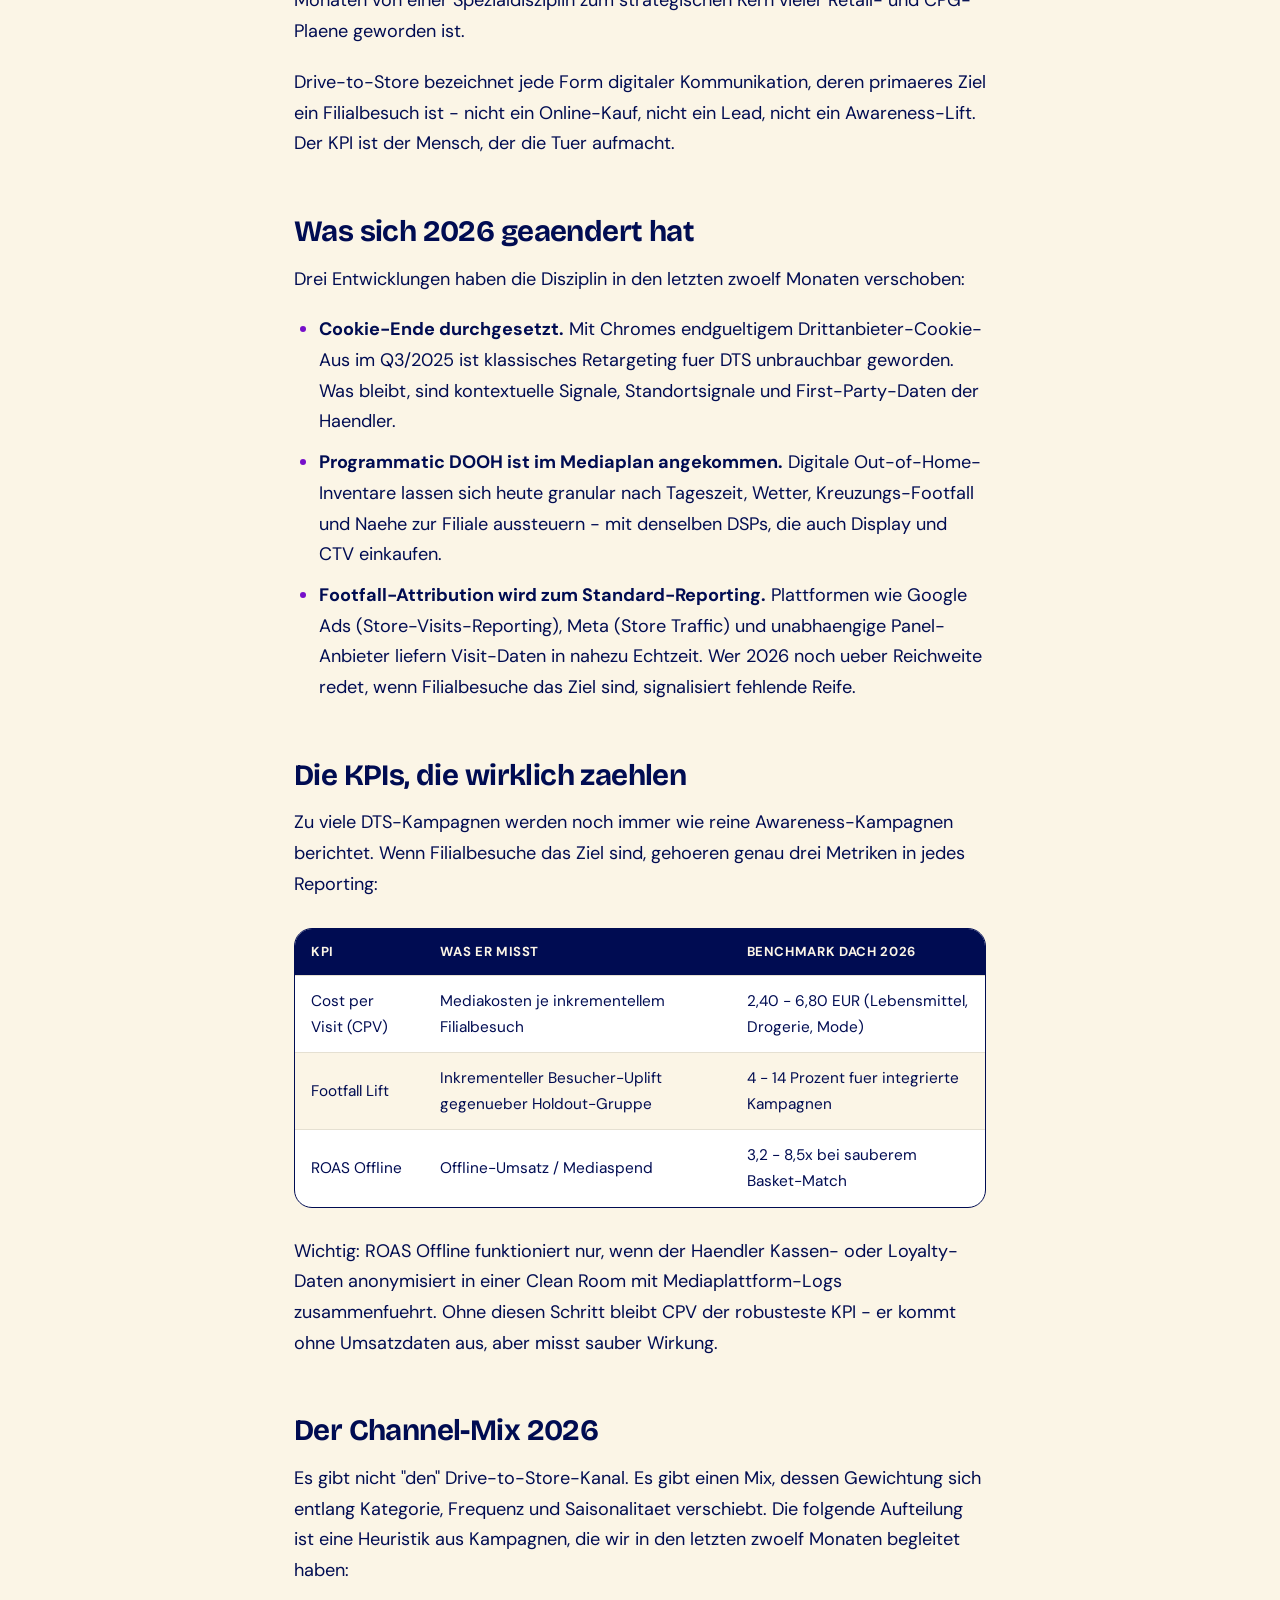
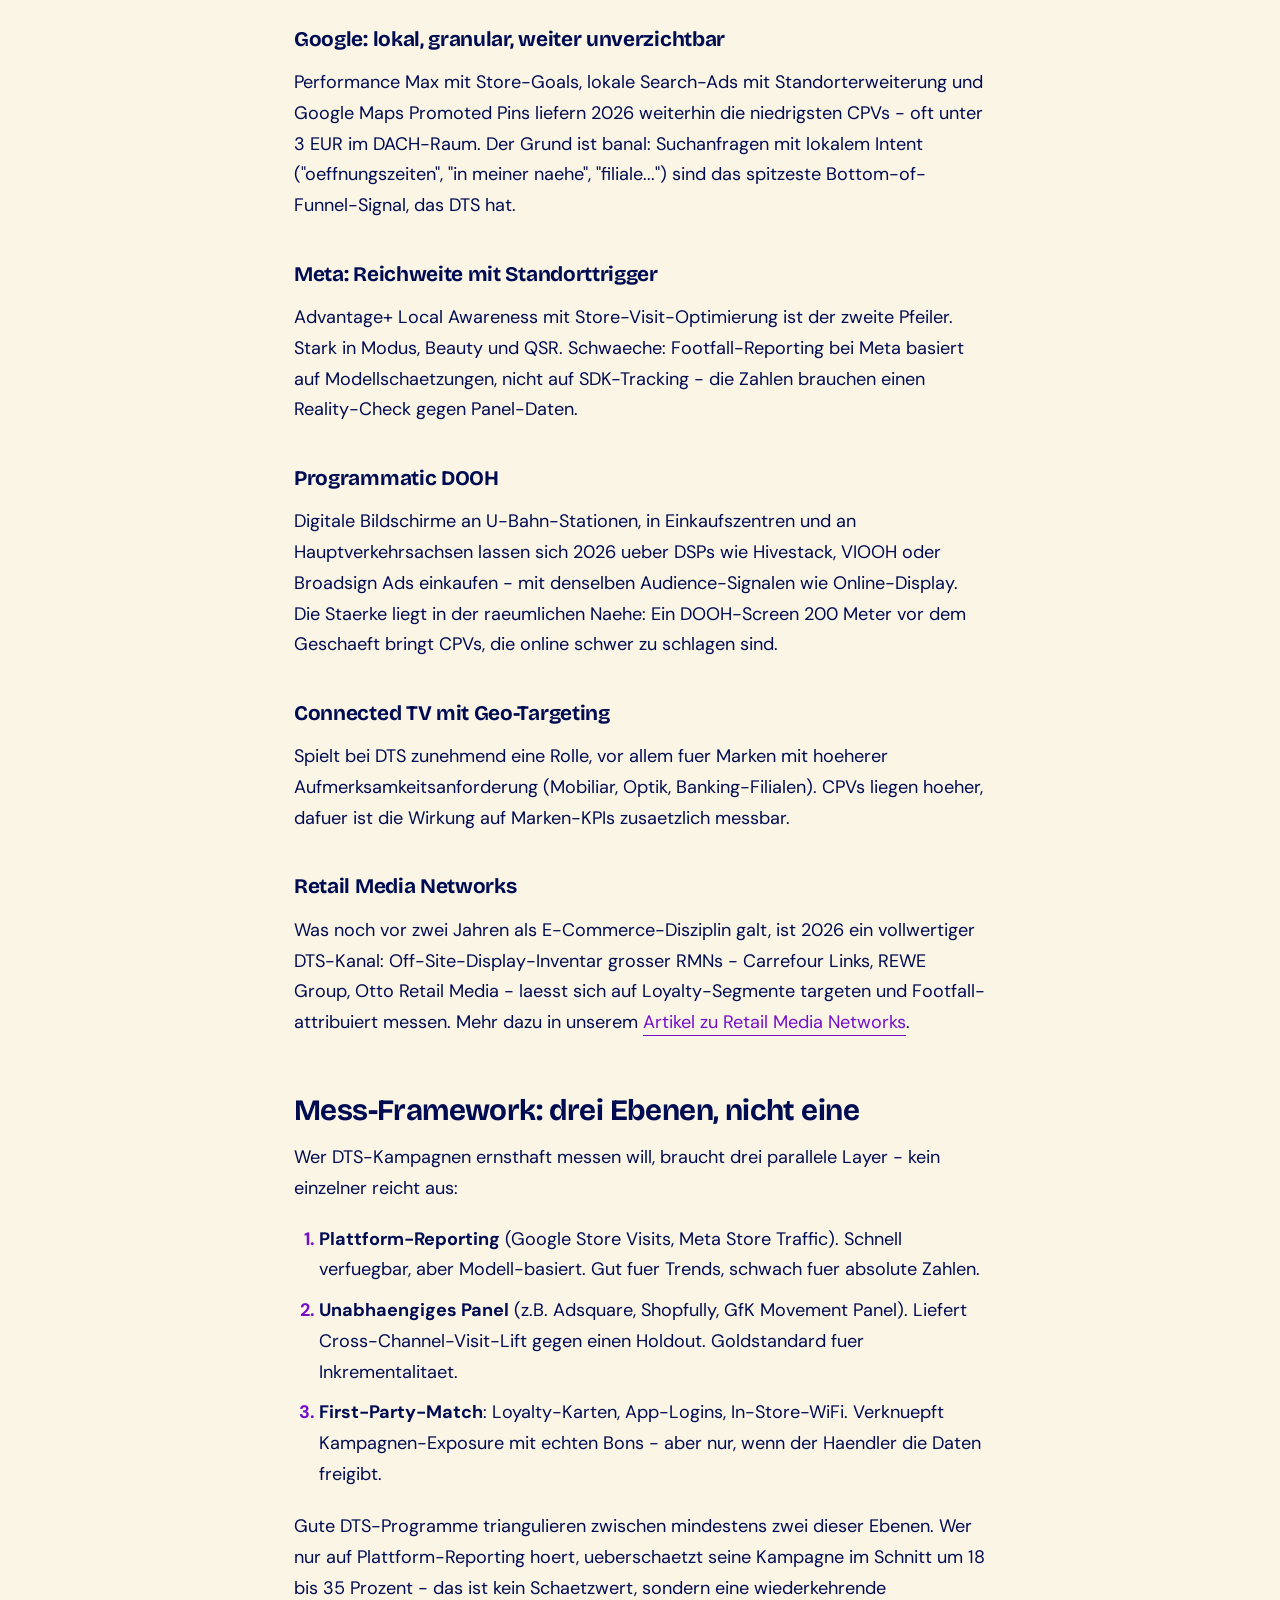
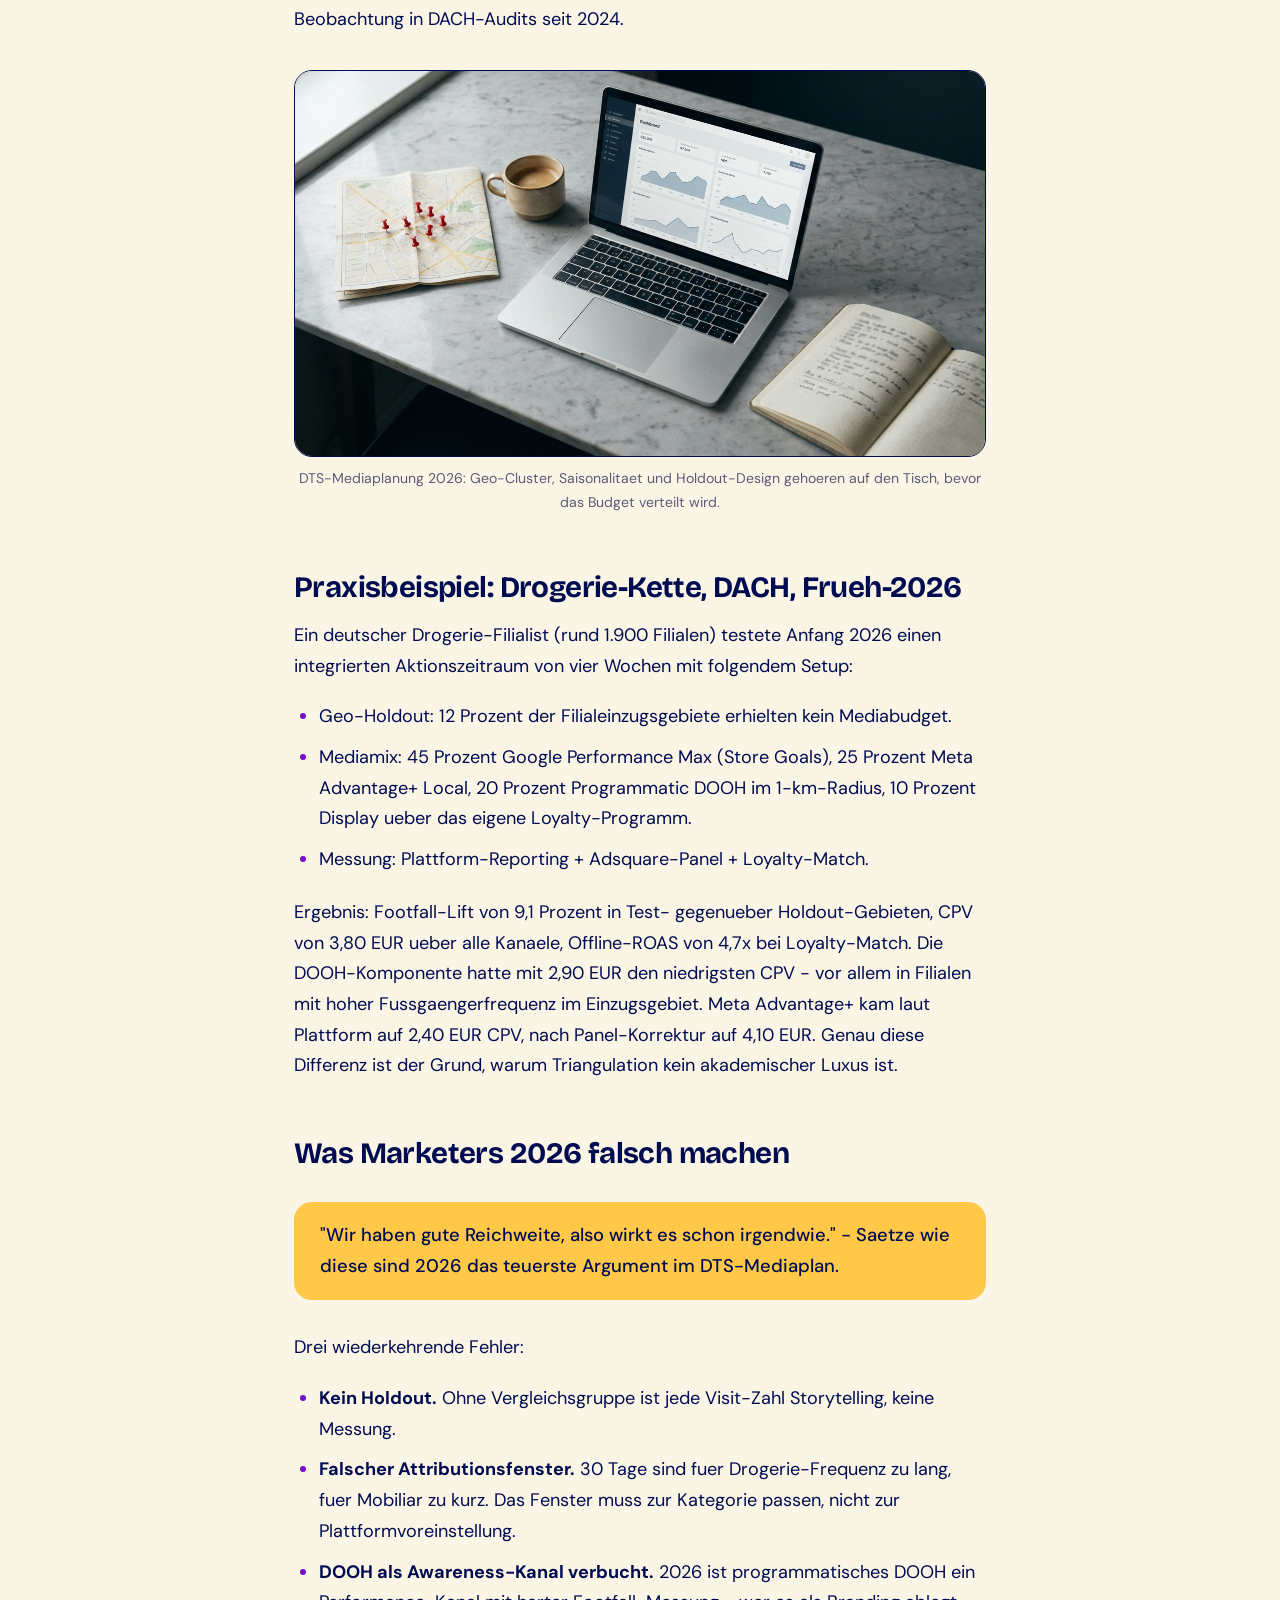
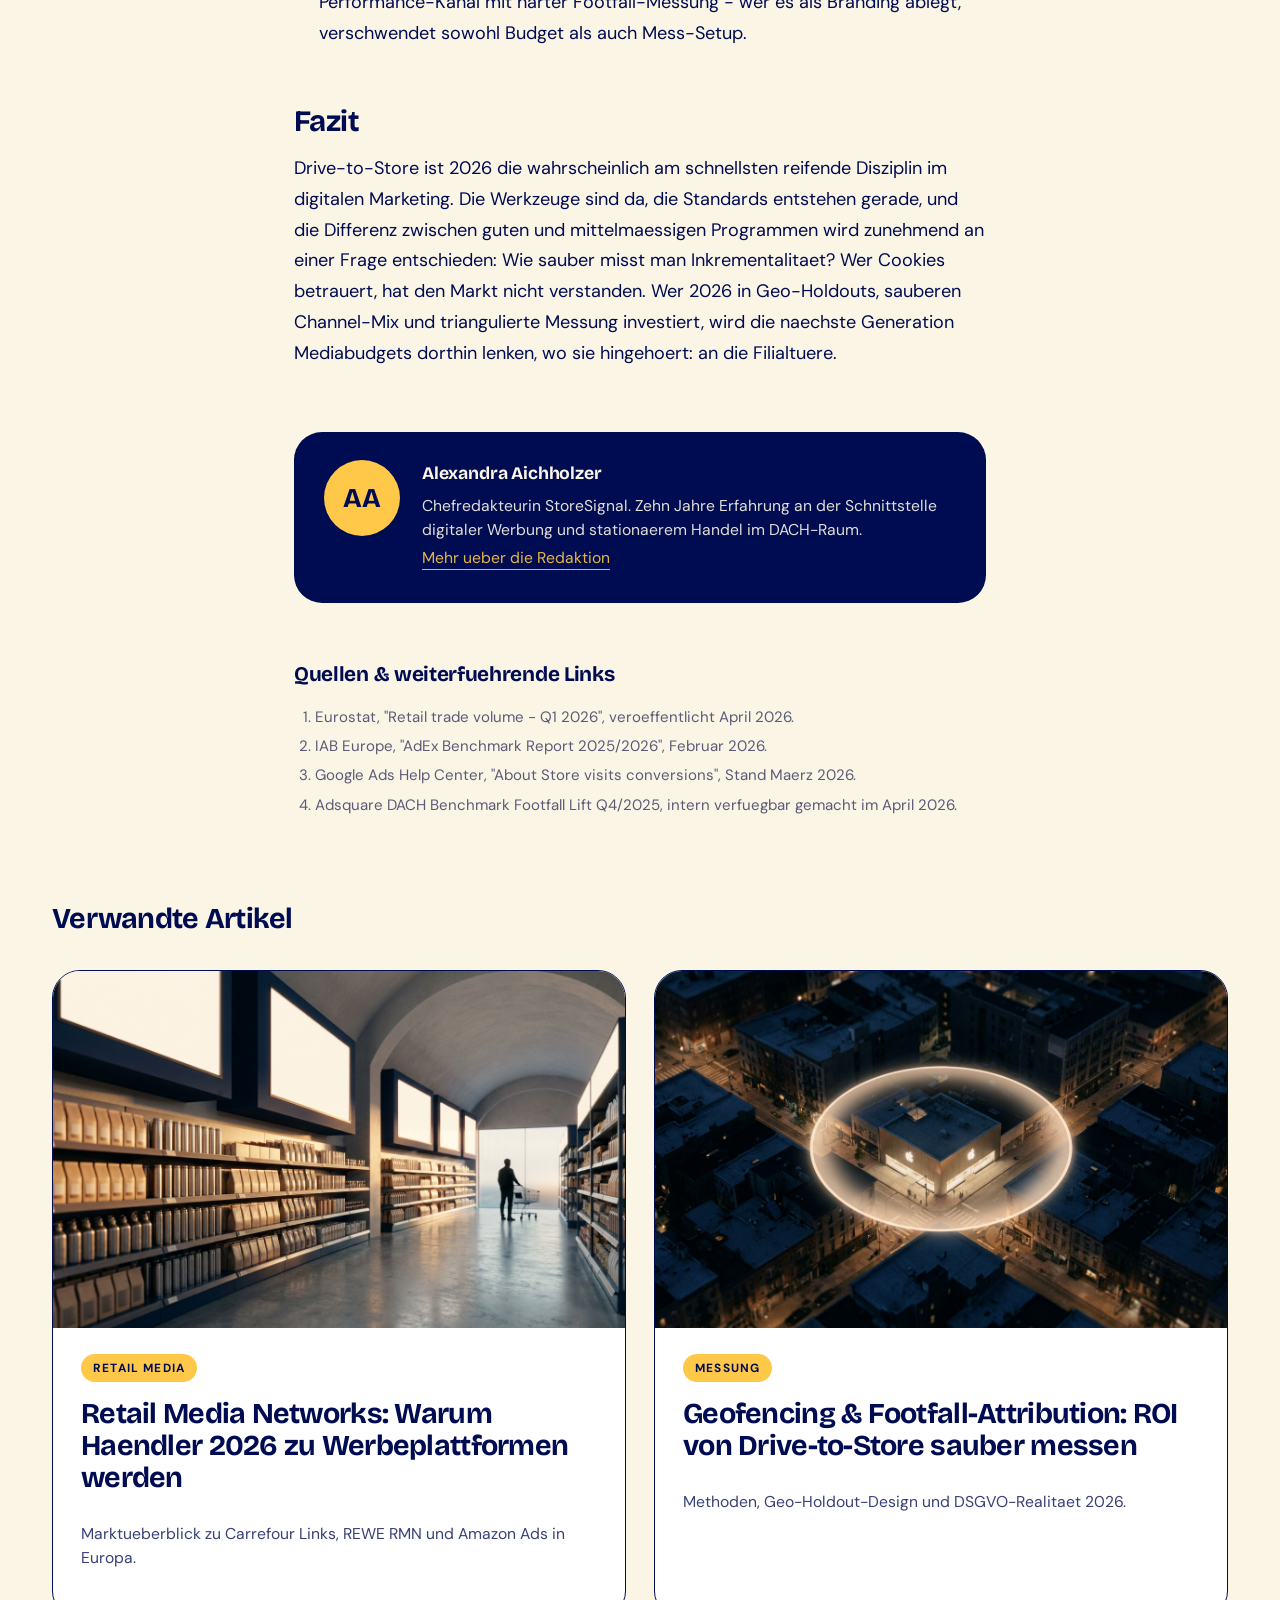
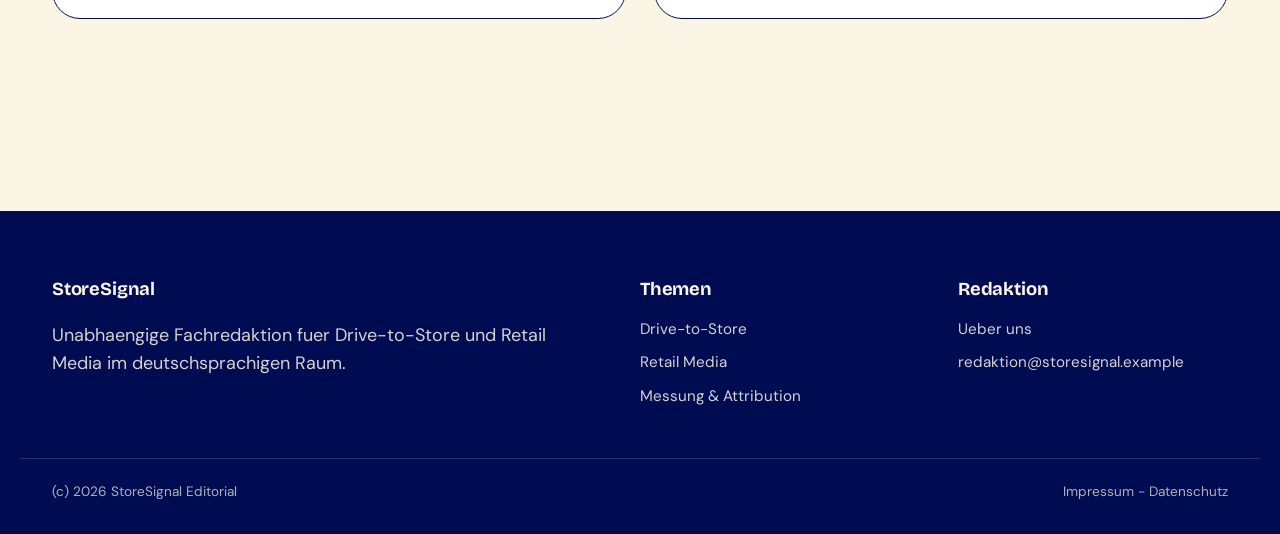
<file: artikel/drive-to-store-2026.html>
<!doctype html>
<html lang="de">
<head>
<meta charset="utf-8">
<meta name="viewport" content="width=device-width,initial-scale=1">
<title>Drive-to-Store-Marketing 2026: Vom Klick zum Filialbesuch</title>
<meta name="description" content="Welche Kanaele 2026 messbar Filialbesuche treiben - KPIs, Channel-Mix, Mess-Frameworks und ein Praxisbeispiel aus dem DACH-Lebensmitteleinzelhandel.">
<link rel="canonical" href="https://nichtagentur.github.io/dts-retail-blog/artikel/drive-to-store-2026.html">
<meta property="og:type" content="article">
<meta property="og:title" content="Drive-to-Store-Marketing 2026: Vom Klick zum Filialbesuch">
<meta property="og:description" content="KPIs, Channel-Mix und Mess-Frameworks fuer digitales Drive-to-Store-Marketing 2026.">
<meta property="og:url" content="https://nichtagentur.github.io/dts-retail-blog/artikel/drive-to-store-2026.html">
<meta property="og:image" content="https://nichtagentur.github.io/dts-retail-blog/assets/img/article1-hero.png">
<meta property="article:published_time" content="2026-04-22">
<meta property="article:author" content="Alexandra Aichholzer">
<meta name="twitter:card" content="summary_large_image">
<link rel="preconnect" href="https://fonts.googleapis.com">
<link rel="preconnect" href="https://fonts.gstatic.com" crossorigin>
<link rel="stylesheet" href="https://fonts.googleapis.com/css2?family=Bricolage+Grotesque:opsz,wght@12..96,500;12..96,600;12..96,700;12..96,800&family=DM+Sans:wght@400;500;600;700&display=swap">
<link rel="icon" href="../favicon.ico" type="image/png">
<link rel="stylesheet" href="../assets/style.css">
<link rel="preload" as="image" href="../assets/img/article1-hero.png">
<script type="application/ld+json">
{
  "@context": "https://schema.org",
  "@type": "Article",
  "headline": "Digitales Drive-to-Store-Marketing 2026: Vom Klick zum Filialbesuch",
  "description": "KPIs, Channel-Mix und Mess-Frameworks fuer digitales Drive-to-Store-Marketing 2026.",
  "image": ["https://nichtagentur.github.io/dts-retail-blog/assets/img/article1-hero.png"],
  "datePublished": "2026-04-22",
  "dateModified": "2026-05-06",
  "inLanguage": "de-AT",
  "author": {
    "@type": "Person",
    "name": "Alexandra Aichholzer",
    "url": "https://nichtagentur.github.io/dts-retail-blog/about.html"
  },
  "publisher": {
    "@type": "Organization",
    "name": "StoreSignal Editorial",
    "url": "https://nichtagentur.github.io/dts-retail-blog/"
  },
  "mainEntityOfPage": "https://nichtagentur.github.io/dts-retail-blog/artikel/drive-to-store-2026.html",
  "keywords": "Drive-to-Store, DTS Marketing, Footfall, Lokale Online-Werbung, Programmatic DOOH"
}
</script>
<script type="application/ld+json">
{
  "@context": "https://schema.org",
  "@type": "BreadcrumbList",
  "itemListElement": [
    {"@type": "ListItem", "position": 1, "name": "Startseite", "item": "https://nichtagentur.github.io/dts-retail-blog/"},
    {"@type": "ListItem", "position": 2, "name": "Drive-to-Store", "item": "https://nichtagentur.github.io/dts-retail-blog/"},
    {"@type": "ListItem", "position": 3, "name": "Drive-to-Store 2026"}
  ]
}
</script>
</head>
<body>
<a class="skip-link" href="#main">Zum Inhalt springen</a>
<header class="site-header">
  <div class="site-header__inner">
    <a class="brand" href="../">Store<span>Signal</span></a>
    <nav class="site-nav" aria-label="Hauptnavigation">
      <a href="../">Artikel</a>
      <a href="../about.html">Ueber uns</a>
    </nav>
  </div>
</header>

<main id="main">
<article class="article">
  <nav class="article__breadcrumbs" aria-label="Breadcrumb">
    <a href="../">Start</a> &rsaquo; <span>Drive-to-Store</span>
  </nav>

  <header class="article__header">
    <span class="article__tag" style="background:var(--c-purple);color:var(--c-cream);">Drive-to-Store</span>
    <h1 class="article__title">Digitales Drive-to-Store-Marketing 2026: Vom Klick zum Filialbesuch</h1>
    <p class="article__lede">Online-Budgets steigen, doch 78 Prozent des Einzelhandelsumsatzes in Europa entstehen weiterhin in der Filiale. Drive-to-Store ist 2026 kein Add-on mehr - es ist die Disziplin, die digitales Marketing endlich auf das Geschaeft einzahlen laesst, das real Geld bringt.</p>
    <div class="article__meta">
      <span><strong>Autorin:</strong> <a href="../about.html">Alexandra Aichholzer</a></span>
      <span><strong>Veroeffentlicht:</strong> 22. April 2026</span>
      <span><strong>Aktualisiert:</strong> 6. Mai 2026</span>
      <span><strong>Lesezeit:</strong> 11 Minuten</span>
    </div>
  </header>

  <figure class="article__hero">
    <img src="../assets/img/article1-hero.png" alt="Smartphone mit Karten-Navigation zu einem Geschaeft im Hintergrund" width="1600" height="900">
    <figcaption>Drive-to-Store: die letzte Meile zwischen digitaler Aufmerksamkeit und Kassenbon.</figcaption>
  </figure>

  <div class="article__body">

    <p>Wer 2026 Marketingbudgets im Einzelhandel verantwortet, kommt an einer Zahl nicht vorbei: Laut Eurostat-Daten zum Q1/2026 entstehen weiterhin rund 78 Prozent des Einzelhandelsumsatzes in der EU in physischen Filialen. Gleichzeitig fliessen ueber 60 Prozent der Werbebudgets in digitale Kanaele. Diese Asymmetrie ist der Grund, warum Drive-to-Store-Marketing - kurz DTS - in den letzten 36 Monaten von einer Spezialdisziplin zum strategischen Kern vieler Retail- und CPG-Plaene geworden ist.</p>

    <p>Drive-to-Store bezeichnet jede Form digitaler Kommunikation, deren primaeres Ziel ein Filialbesuch ist - nicht ein Online-Kauf, nicht ein Lead, nicht ein Awareness-Lift. Der KPI ist der Mensch, der die Tuer aufmacht.</p>

    <h2>Was sich 2026 geaendert hat</h2>
    <p>Drei Entwicklungen haben die Disziplin in den letzten zwoelf Monaten verschoben:</p>
    <ul>
      <li><strong>Cookie-Ende durchgesetzt.</strong> Mit Chromes endgueltigem Drittanbieter-Cookie-Aus im Q3/2025 ist klassisches Retargeting fuer DTS unbrauchbar geworden. Was bleibt, sind kontextuelle Signale, Standortsignale und First-Party-Daten der Haendler.</li>
      <li><strong>Programmatic DOOH ist im Mediaplan angekommen.</strong> Digitale Out-of-Home-Inventare lassen sich heute granular nach Tageszeit, Wetter, Kreuzungs-Footfall und Naehe zur Filiale aussteuern - mit denselben DSPs, die auch Display und CTV einkaufen.</li>
      <li><strong>Footfall-Attribution wird zum Standard-Reporting.</strong> Plattformen wie Google Ads (Store-Visits-Reporting), Meta (Store Traffic) und unabhaengige Panel-Anbieter liefern Visit-Daten in nahezu Echtzeit. Wer 2026 noch ueber Reichweite redet, wenn Filialbesuche das Ziel sind, signalisiert fehlende Reife.</li>
    </ul>

    <h2>Die KPIs, die wirklich zaehlen</h2>
    <p>Zu viele DTS-Kampagnen werden noch immer wie reine Awareness-Kampagnen berichtet. Wenn Filialbesuche das Ziel sind, gehoeren genau drei Metriken in jedes Reporting:</p>

    <table>
      <thead><tr><th>KPI</th><th>Was er misst</th><th>Benchmark DACH 2026</th></tr></thead>
      <tbody>
        <tr><td>Cost per Visit (CPV)</td><td>Mediakosten je inkrementellem Filialbesuch</td><td>2,40 - 6,80 EUR (Lebensmittel, Drogerie, Mode)</td></tr>
        <tr><td>Footfall Lift</td><td>Inkrementeller Besucher-Uplift gegenueber Holdout-Gruppe</td><td>4 - 14 Prozent fuer integrierte Kampagnen</td></tr>
        <tr><td>ROAS Offline</td><td>Offline-Umsatz / Mediaspend</td><td>3,2 - 8,5x bei sauberem Basket-Match</td></tr>
      </tbody>
    </table>

    <p>Wichtig: ROAS Offline funktioniert nur, wenn der Haendler Kassen- oder Loyalty-Daten anonymisiert in einer Clean Room mit Mediaplattform-Logs zusammenfuehrt. Ohne diesen Schritt bleibt CPV der robusteste KPI - er kommt ohne Umsatzdaten aus, aber misst sauber Wirkung.</p>

    <h2>Der Channel-Mix 2026</h2>
    <p>Es gibt nicht "den" Drive-to-Store-Kanal. Es gibt einen Mix, dessen Gewichtung sich entlang Kategorie, Frequenz und Saisonalitaet verschiebt. Die folgende Aufteilung ist eine Heuristik aus Kampagnen, die wir in den letzten zwoelf Monaten begleitet haben:</p>

    <h3>Google: lokal, granular, weiter unverzichtbar</h3>
    <p>Performance Max mit Store-Goals, lokale Search-Ads mit Standorterweiterung und Google Maps Promoted Pins liefern 2026 weiterhin die niedrigsten CPVs - oft unter 3 EUR im DACH-Raum. Der Grund ist banal: Suchanfragen mit lokalem Intent ("oeffnungszeiten", "in meiner naehe", "filiale...") sind das spitzeste Bottom-of-Funnel-Signal, das DTS hat.</p>

    <h3>Meta: Reichweite mit Standorttrigger</h3>
    <p>Advantage+ Local Awareness mit Store-Visit-Optimierung ist der zweite Pfeiler. Stark in Modus, Beauty und QSR. Schwaeche: Footfall-Reporting bei Meta basiert auf Modellschaetzungen, nicht auf SDK-Tracking - die Zahlen brauchen einen Reality-Check gegen Panel-Daten.</p>

    <h3>Programmatic DOOH</h3>
    <p>Digitale Bildschirme an U-Bahn-Stationen, in Einkaufszentren und an Hauptverkehrsachsen lassen sich 2026 ueber DSPs wie Hivestack, VIOOH oder Broadsign Ads einkaufen - mit denselben Audience-Signalen wie Online-Display. Die Staerke liegt in der raeumlichen Naehe: Ein DOOH-Screen 200 Meter vor dem Geschaeft bringt CPVs, die online schwer zu schlagen sind.</p>

    <h3>Connected TV mit Geo-Targeting</h3>
    <p>Spielt bei DTS zunehmend eine Rolle, vor allem fuer Marken mit hoeherer Aufmerksamkeitsanforderung (Mobiliar, Optik, Banking-Filialen). CPVs liegen hoeher, dafuer ist die Wirkung auf Marken-KPIs zusaetzlich messbar.</p>

    <h3>Retail Media Networks</h3>
    <p>Was noch vor zwei Jahren als E-Commerce-Disziplin galt, ist 2026 ein vollwertiger DTS-Kanal: Off-Site-Display-Inventar grosser RMNs - Carrefour Links, REWE Group, Otto Retail Media - laesst sich auf Loyalty-Segmente targeten und Footfall-attribuiert messen. Mehr dazu in unserem <a href="retail-media-networks.html">Artikel zu Retail Media Networks</a>.</p>

    <h2>Mess-Framework: drei Ebenen, nicht eine</h2>
    <p>Wer DTS-Kampagnen ernsthaft messen will, braucht drei parallele Layer - kein einzelner reicht aus:</p>
    <ol>
      <li><strong>Plattform-Reporting</strong> (Google Store Visits, Meta Store Traffic). Schnell verfuegbar, aber Modell-basiert. Gut fuer Trends, schwach fuer absolute Zahlen.</li>
      <li><strong>Unabhaengiges Panel</strong> (z.B. Adsquare, Shopfully, GfK Movement Panel). Liefert Cross-Channel-Visit-Lift gegen einen Holdout. Goldstandard fuer Inkrementalitaet.</li>
      <li><strong>First-Party-Match</strong>: Loyalty-Karten, App-Logins, In-Store-WiFi. Verknuepft Kampagnen-Exposure mit echten Bons - aber nur, wenn der Haendler die Daten freigibt.</li>
    </ol>
    <p>Gute DTS-Programme triangulieren zwischen mindestens zwei dieser Ebenen. Wer nur auf Plattform-Reporting hoert, ueberschaetzt seine Kampagne im Schnitt um 18 bis 35 Prozent - das ist kein Schaetzwert, sondern eine wiederkehrende Beobachtung in DACH-Audits seit 2024.</p>

    <figure>
      <img src="../assets/img/article1-inline.png" alt="Schreibtisch mit Laptop, Filialkarte und Notizen - Planungsszene fuer eine Drive-to-Store-Kampagne" width="1600" height="900" loading="lazy">
      <figcaption>DTS-Mediaplanung 2026: Geo-Cluster, Saisonalitaet und Holdout-Design gehoeren auf den Tisch, bevor das Budget verteilt wird.</figcaption>
    </figure>

    <h2>Praxisbeispiel: Drogerie-Kette, DACH, Frueh-2026</h2>
    <p>Ein deutscher Drogerie-Filialist (rund 1.900 Filialen) testete Anfang 2026 einen integrierten Aktionszeitraum von vier Wochen mit folgendem Setup:</p>
    <ul>
      <li>Geo-Holdout: 12 Prozent der Filialeinzugsgebiete erhielten kein Mediabudget.</li>
      <li>Mediamix: 45 Prozent Google Performance Max (Store Goals), 25 Prozent Meta Advantage+ Local, 20 Prozent Programmatic DOOH im 1-km-Radius, 10 Prozent Display ueber das eigene Loyalty-Programm.</li>
      <li>Messung: Plattform-Reporting + Adsquare-Panel + Loyalty-Match.</li>
    </ul>
    <p>Ergebnis: Footfall-Lift von 9,1 Prozent in Test- gegenueber Holdout-Gebieten, CPV von 3,80 EUR ueber alle Kanaele, Offline-ROAS von 4,7x bei Loyalty-Match. Die DOOH-Komponente hatte mit 2,90 EUR den niedrigsten CPV - vor allem in Filialen mit hoher Fussgaengerfrequenz im Einzugsgebiet. Meta Advantage+ kam laut Plattform auf 2,40 EUR CPV, nach Panel-Korrektur auf 4,10 EUR. Genau diese Differenz ist der Grund, warum Triangulation kein akademischer Luxus ist.</p>

    <h2>Was Marketers 2026 falsch machen</h2>
    <blockquote>"Wir haben gute Reichweite, also wirkt es schon irgendwie." - Saetze wie diese sind 2026 das teuerste Argument im DTS-Mediaplan.</blockquote>
    <p>Drei wiederkehrende Fehler:</p>
    <ul>
      <li><strong>Kein Holdout.</strong> Ohne Vergleichsgruppe ist jede Visit-Zahl Storytelling, keine Messung.</li>
      <li><strong>Falscher Attributionsfenster.</strong> 30 Tage sind fuer Drogerie-Frequenz zu lang, fuer Mobiliar zu kurz. Das Fenster muss zur Kategorie passen, nicht zur Plattformvoreinstellung.</li>
      <li><strong>DOOH als Awareness-Kanal verbucht.</strong> 2026 ist programmatisches DOOH ein Performance-Kanal mit harter Footfall-Messung - wer es als Branding ablegt, verschwendet sowohl Budget als auch Mess-Setup.</li>
    </ul>

    <h2>Fazit</h2>
    <p>Drive-to-Store ist 2026 die wahrscheinlich am schnellsten reifende Disziplin im digitalen Marketing. Die Werkzeuge sind da, die Standards entstehen gerade, und die Differenz zwischen guten und mittelmaessigen Programmen wird zunehmend an einer Frage entschieden: Wie sauber misst man Inkrementalitaet? Wer Cookies betrauert, hat den Markt nicht verstanden. Wer 2026 in Geo-Holdouts, sauberen Channel-Mix und triangulierte Messung investiert, wird die naechste Generation Mediabudgets dorthin lenken, wo sie hingehoert: an die Filialtuere.</p>

  </div>

  <aside class="author-box">
    <div class="author-box__inner">
      <div class="author-box__avatar" aria-hidden="true">AA</div>
      <div class="author-box__text">
        <strong>Alexandra Aichholzer</strong>
        <p>Chefredakteurin StoreSignal. Zehn Jahre Erfahrung an der Schnittstelle digitaler Werbung und stationaerem Handel im DACH-Raum.</p>
        <p><a href="../about.html">Mehr ueber die Redaktion</a></p>
      </div>
    </div>
  </aside>

  <section class="refs" aria-label="Quellen">
    <h2>Quellen & weiterfuehrende Links</h2>
    <ol>
      <li>Eurostat, "Retail trade volume - Q1 2026", veroeffentlicht April 2026.</li>
      <li>IAB Europe, "AdEx Benchmark Report 2025/2026", Februar 2026.</li>
      <li>Google Ads Help Center, "About Store visits conversions", Stand Maerz 2026.</li>
      <li>Adsquare DACH Benchmark Footfall Lift Q4/2025, intern verfuegbar gemacht im April 2026.</li>
    </ol>
  </section>

  <section class="related" aria-label="Verwandte Artikel">
    <h2>Verwandte Artikel</h2>
    <div class="cards">
      <article class="card">
        <a href="retail-media-networks.html" class="card__media" aria-hidden="true" tabindex="-1">
          <img src="../assets/img/article2-hero.png" alt="" width="640" height="360" loading="lazy">
        </a>
        <div class="card__body">
          <span class="card__tag">Retail Media</span>
          <h2 class="card__title"><a href="retail-media-networks.html">Retail Media Networks: Warum Haendler 2026 zu Werbeplattformen werden</a></h2>
          <p class="card__excerpt">Marktueberblick zu Carrefour Links, REWE RMN und Amazon Ads in Europa.</p>
        </div>
      </article>
      <article class="card">
        <a href="geofencing-roi-messen.html" class="card__media" aria-hidden="true" tabindex="-1">
          <img src="../assets/img/article3-hero.png" alt="" width="640" height="360" loading="lazy">
        </a>
        <div class="card__body">
          <span class="card__tag">Messung</span>
          <h2 class="card__title"><a href="geofencing-roi-messen.html">Geofencing & Footfall-Attribution: ROI von Drive-to-Store sauber messen</a></h2>
          <p class="card__excerpt">Methoden, Geo-Holdout-Design und DSGVO-Realitaet 2026.</p>
        </div>
      </article>
    </div>
  </section>
</article>
</main>

<footer class="site-footer">
  <div class="site-footer__inner">
    <div>
      <h3>StoreSignal</h3>
      <p>Unabhaengige Fachredaktion fuer Drive-to-Store und Retail Media im deutschsprachigen Raum.</p>
    </div>
    <div>
      <h3>Themen</h3>
      <ul>
        <li><a href="drive-to-store-2026.html">Drive-to-Store</a></li>
        <li><a href="retail-media-networks.html">Retail Media</a></li>
        <li><a href="geofencing-roi-messen.html">Messung & Attribution</a></li>
      </ul>
    </div>
    <div>
      <h3>Redaktion</h3>
      <ul>
        <li><a href="../about.html">Ueber uns</a></li>
        <li><a href="mailto:redaktion@storesignal.example">redaktion@storesignal.example</a></li>
      </ul>
    </div>
  </div>
  <div class="site-footer__legal">
    <span>(c) 2026 StoreSignal Editorial</span>
    <span><a href="../about.html#impressum">Impressum</a> - <a href="../about.html#datenschutz">Datenschutz</a></span>
  </div>
</footer>
</body>
</html>
</file>
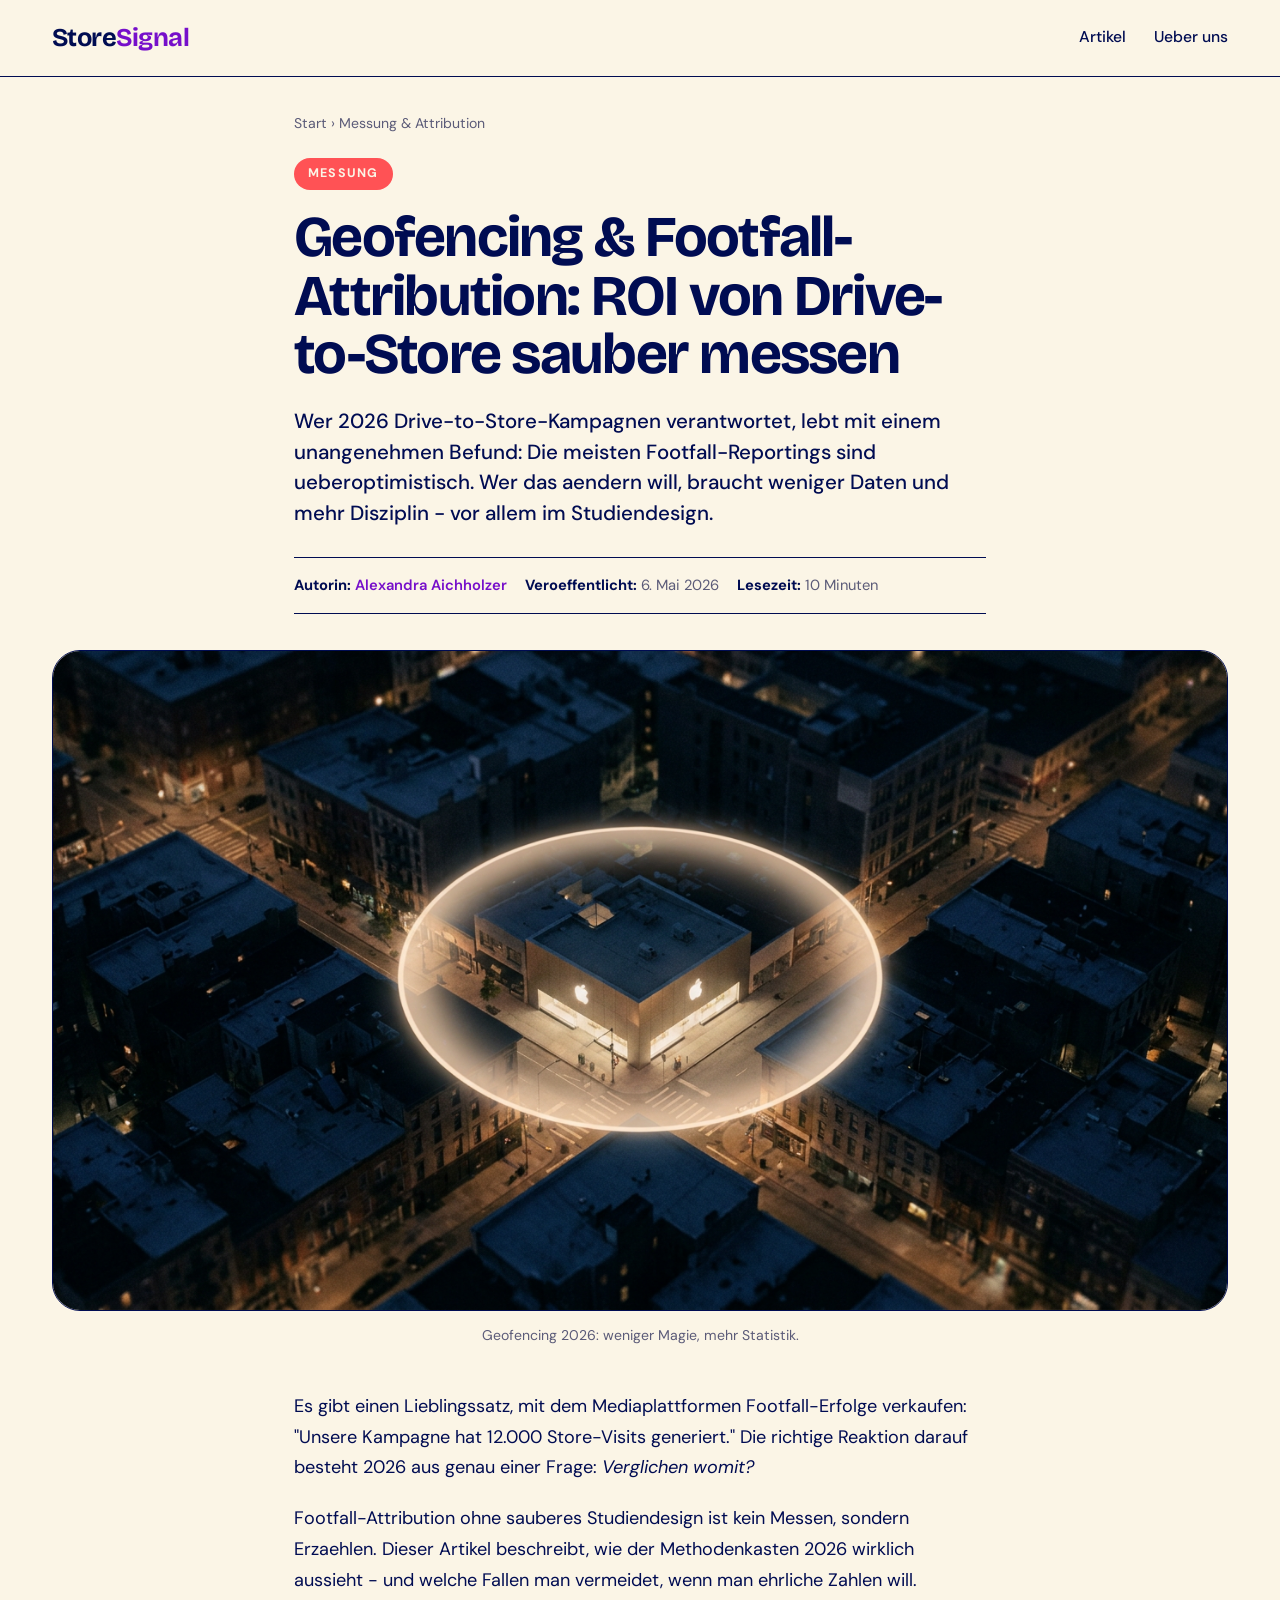
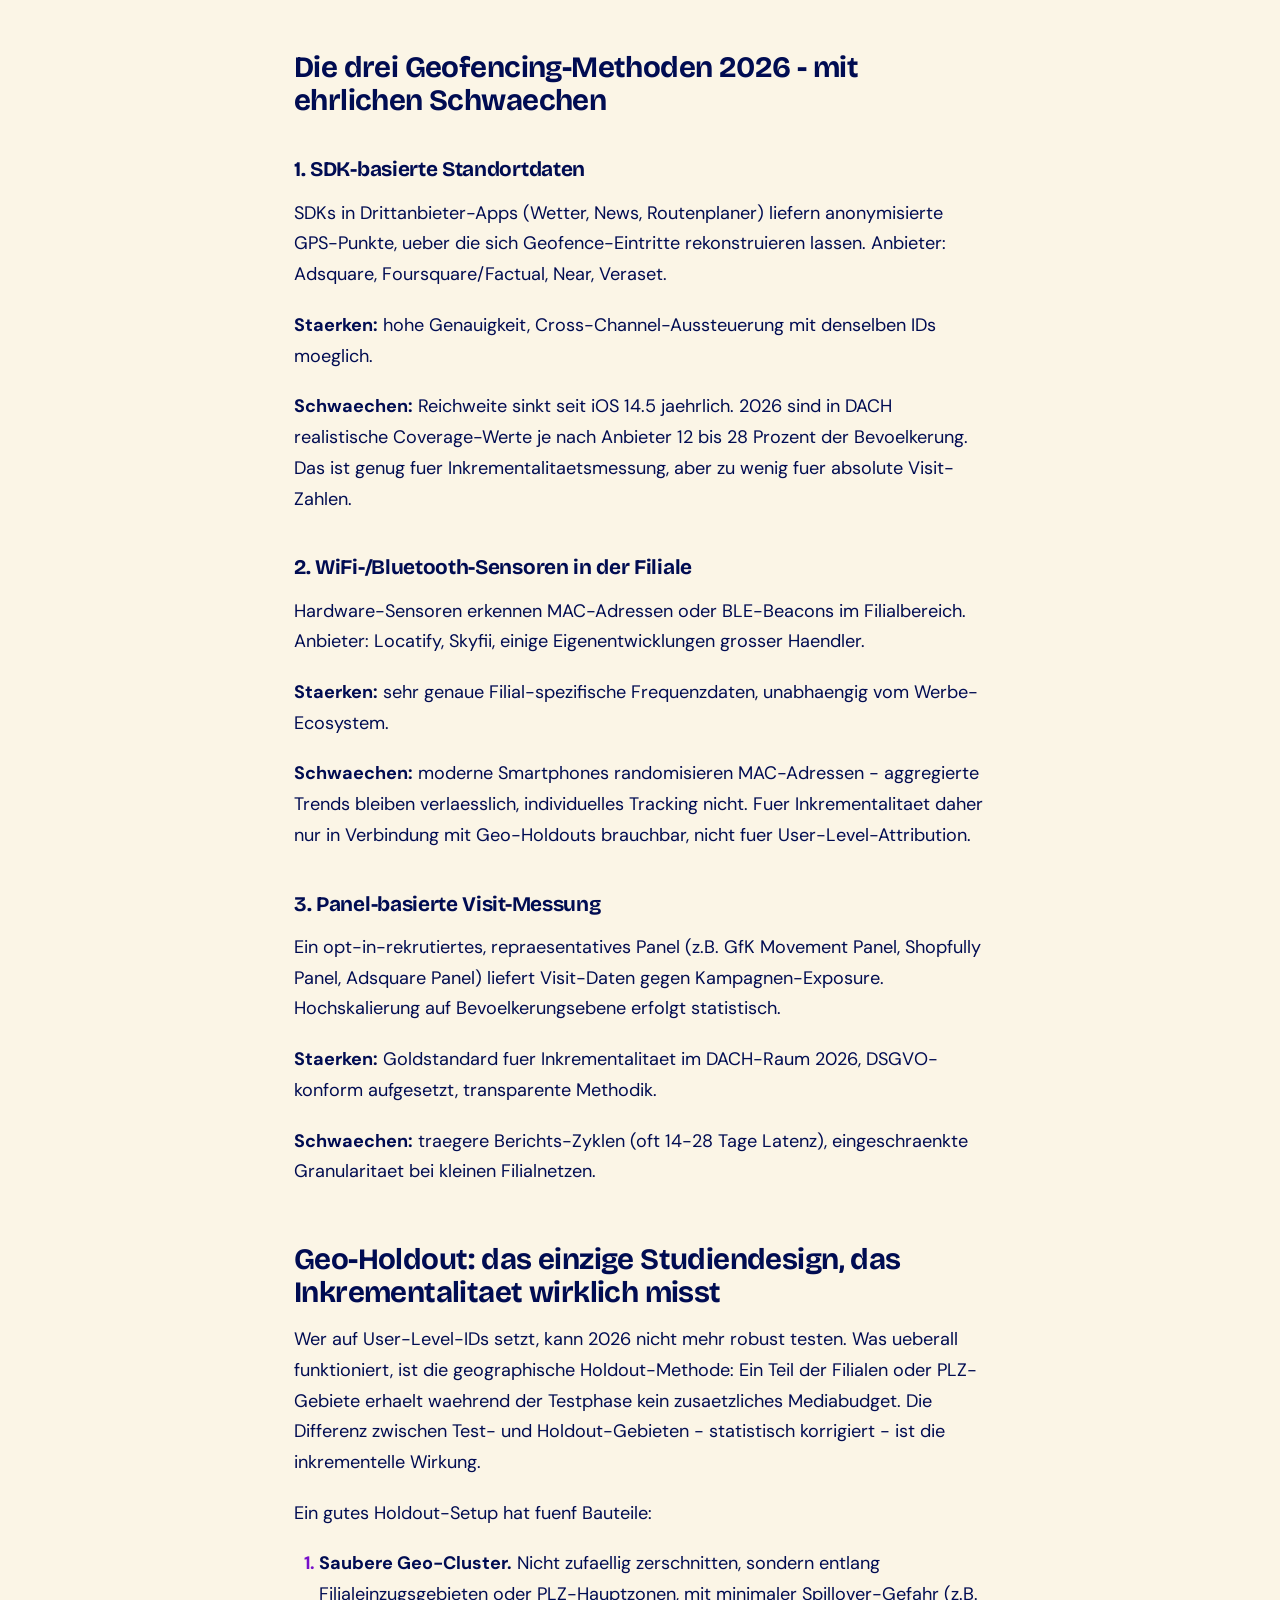
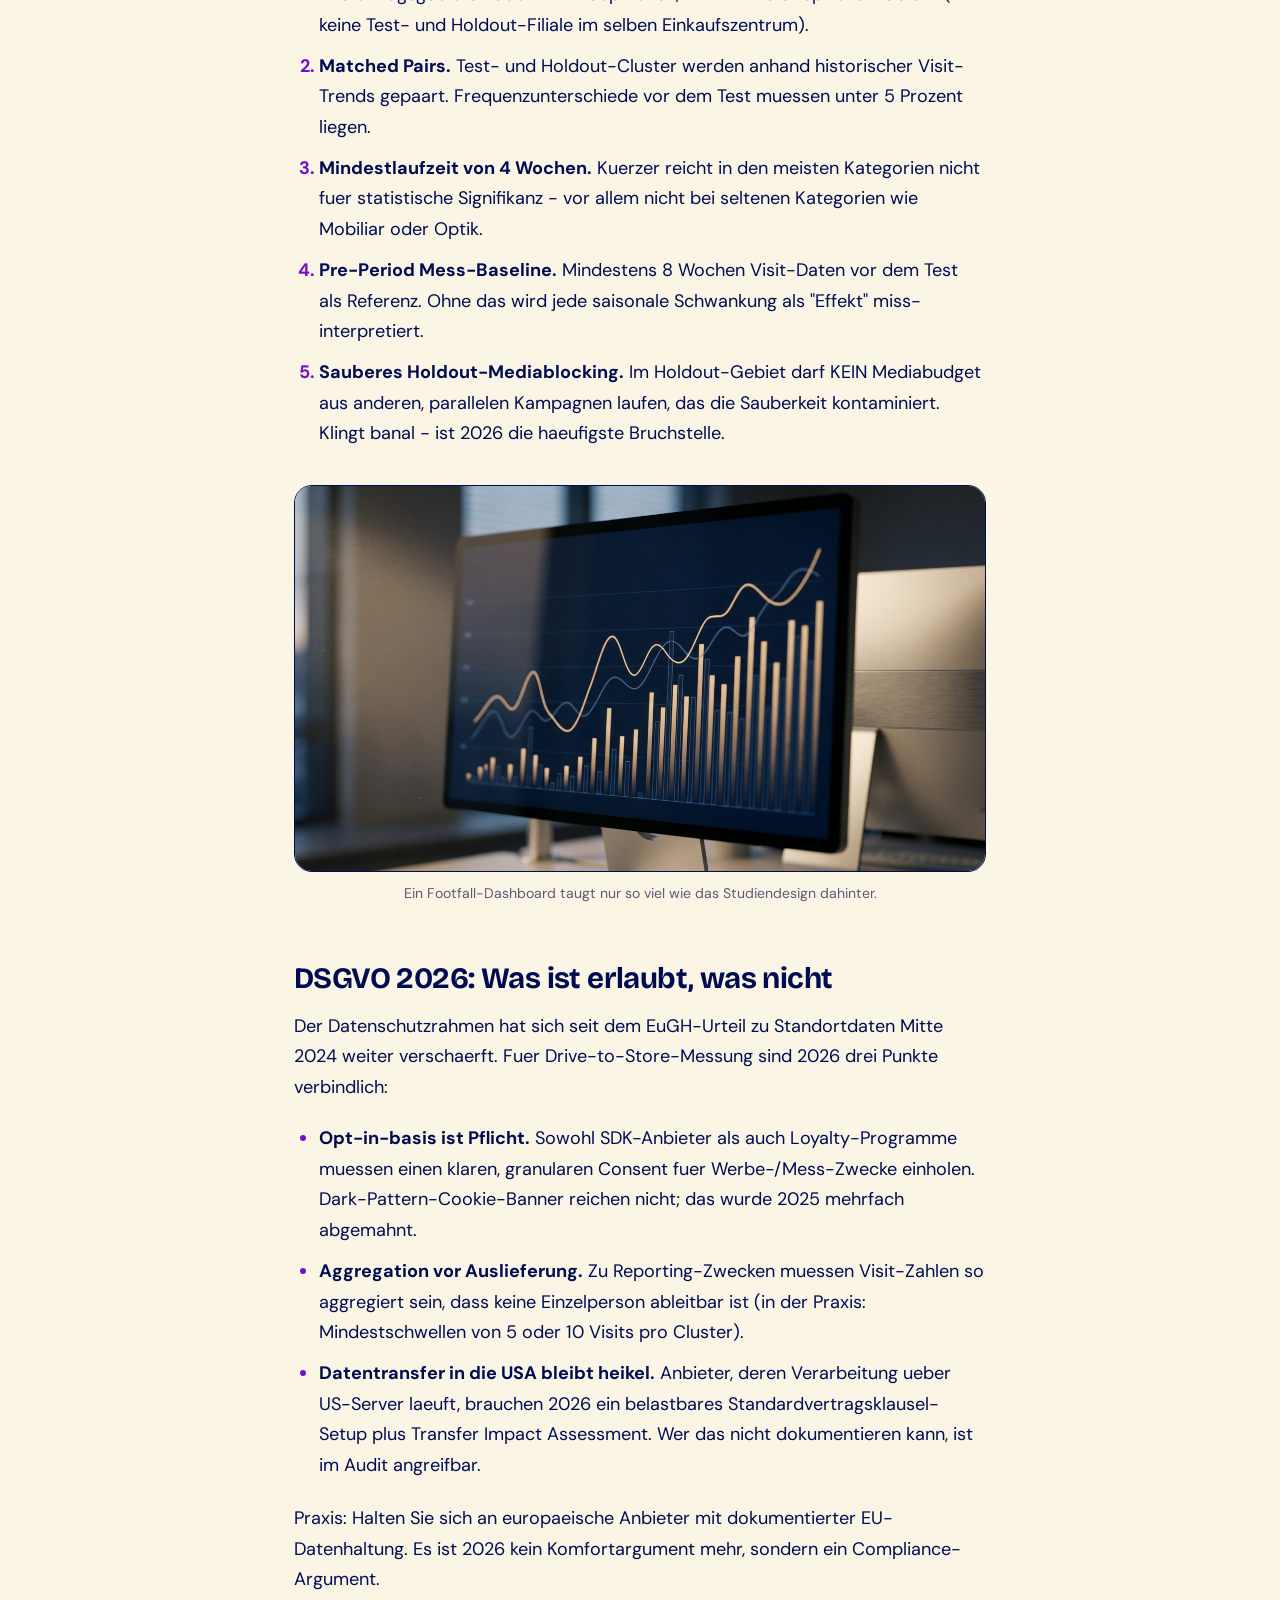
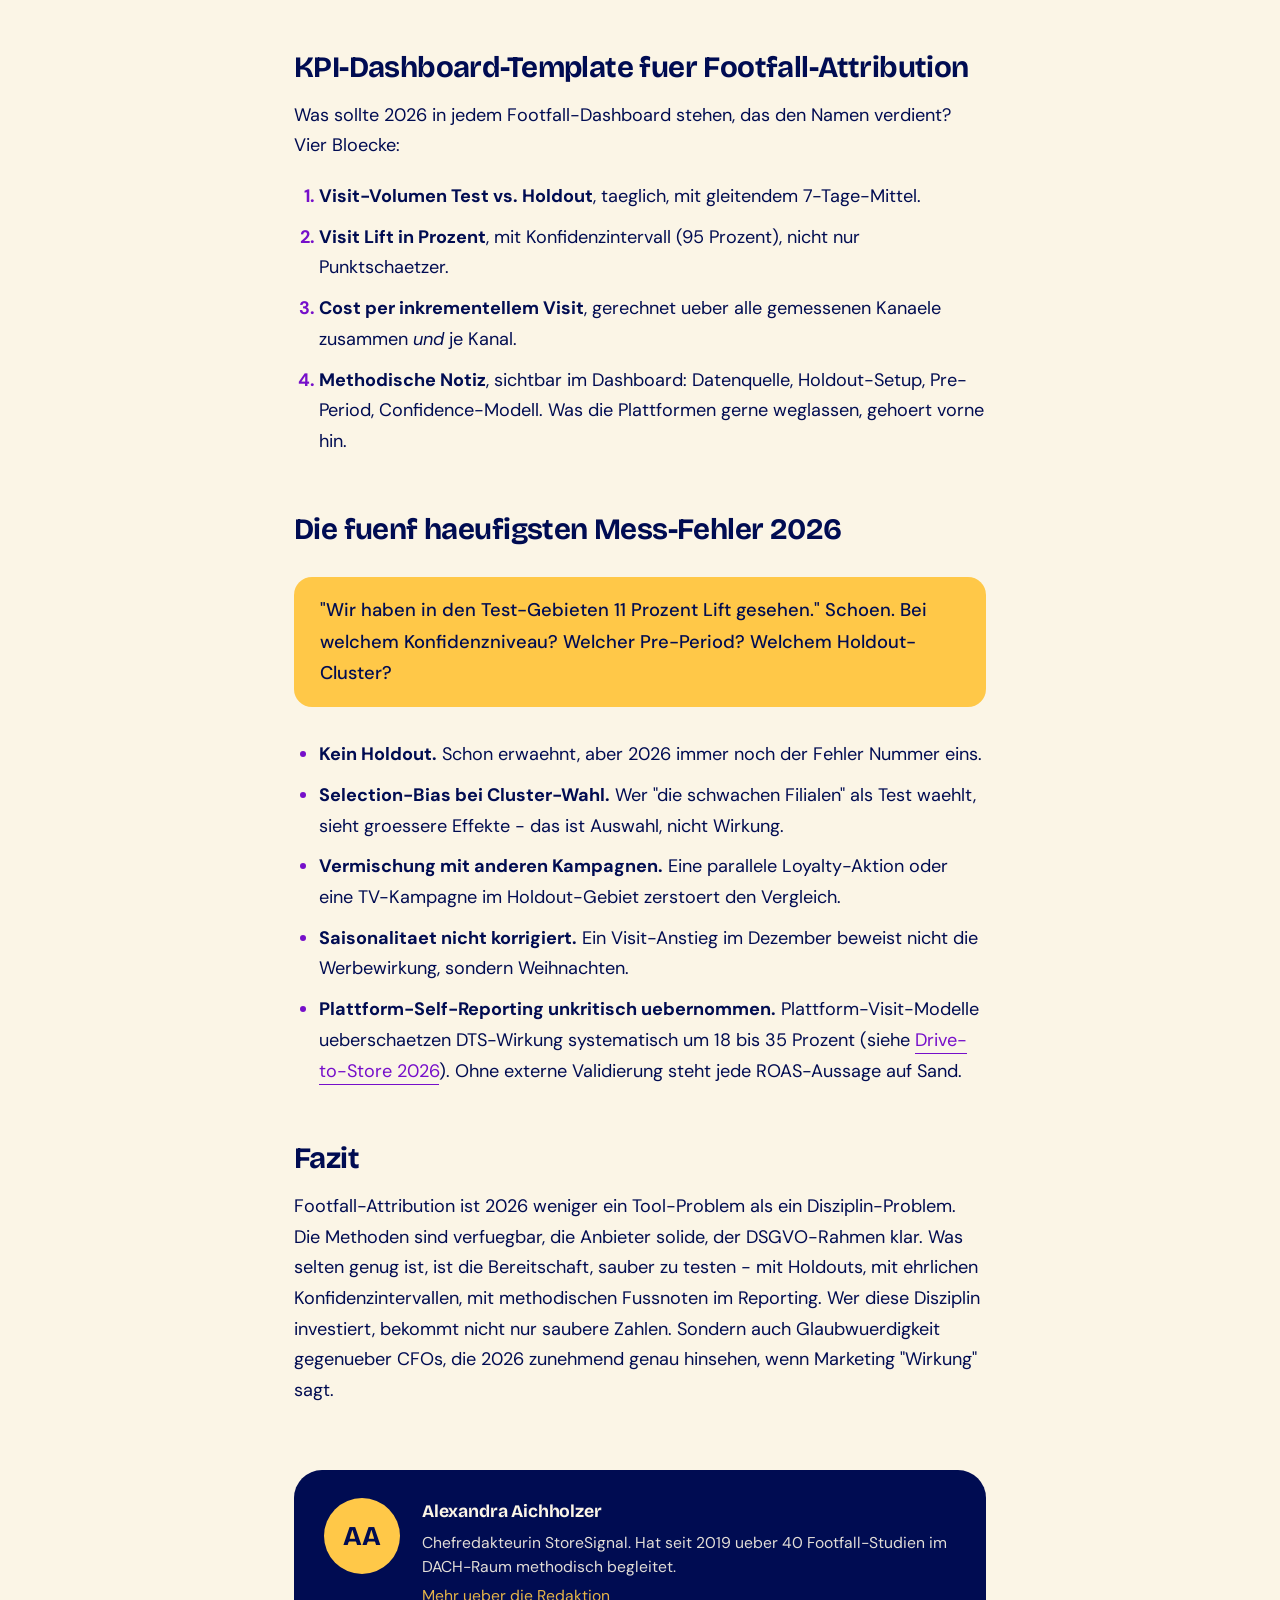
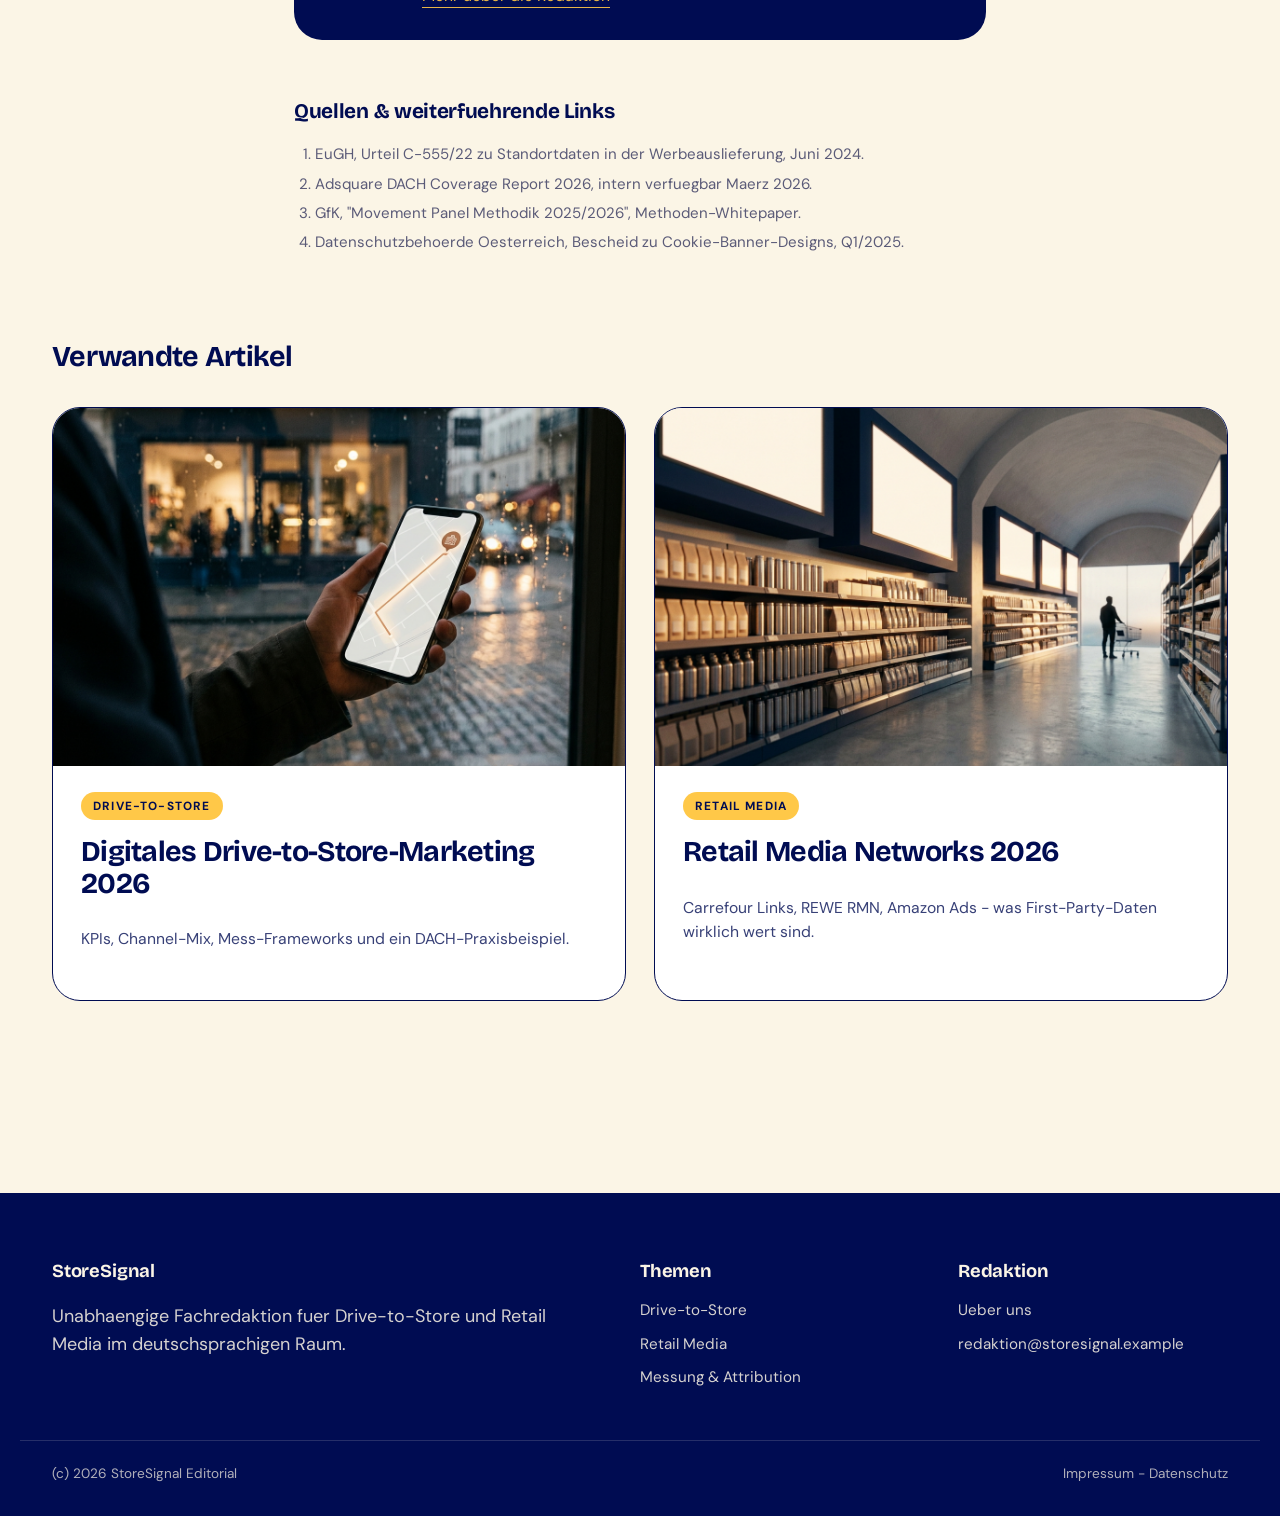
<file: artikel/geofencing-roi-messen.html>
<!doctype html>
<html lang="de">
<head>
<meta charset="utf-8">
<meta name="viewport" content="width=device-width,initial-scale=1">
<title>Geofencing & Footfall-Attribution 2026: ROI sauber messen</title>
<meta name="description" content="Wie man 2026 Drive-to-Store-Kampagnen valide misst: Geofencing-Methoden, Geo-Holdout-Design, DSGVO-Realitaet und ein KPI-Dashboard-Template.">
<link rel="canonical" href="https://nichtagentur.github.io/dts-retail-blog/artikel/geofencing-roi-messen.html">
<meta property="og:type" content="article">
<meta property="og:title" content="Geofencing & Footfall-Attribution 2026: ROI sauber messen">
<meta property="og:description" content="Methoden, Holdout-Design und DSGVO-Realitaet 2026.">
<meta property="og:url" content="https://nichtagentur.github.io/dts-retail-blog/artikel/geofencing-roi-messen.html">
<meta property="og:image" content="https://nichtagentur.github.io/dts-retail-blog/assets/img/article3-hero.png">
<meta property="article:published_time" content="2026-05-06">
<meta property="article:author" content="Alexandra Aichholzer">
<meta name="twitter:card" content="summary_large_image">
<link rel="preconnect" href="https://fonts.googleapis.com">
<link rel="preconnect" href="https://fonts.gstatic.com" crossorigin>
<link rel="stylesheet" href="https://fonts.googleapis.com/css2?family=Bricolage+Grotesque:opsz,wght@12..96,500;12..96,600;12..96,700;12..96,800&family=DM+Sans:wght@400;500;600;700&display=swap">
<link rel="icon" href="../favicon.ico" type="image/png">
<link rel="stylesheet" href="../assets/style.css">
<link rel="preload" as="image" href="../assets/img/article3-hero.png">
<script type="application/ld+json">
{
  "@context": "https://schema.org",
  "@type": "Article",
  "headline": "Geofencing & Footfall-Attribution: ROI von Drive-to-Store sauber messen",
  "description": "Methoden, Geo-Holdout-Design und DSGVO-Realitaet 2026.",
  "image": ["https://nichtagentur.github.io/dts-retail-blog/assets/img/article3-hero.png"],
  "datePublished": "2026-05-06",
  "dateModified": "2026-05-06",
  "inLanguage": "de-AT",
  "author": {"@type": "Person", "name": "Alexandra Aichholzer", "url": "https://nichtagentur.github.io/dts-retail-blog/about.html"},
  "publisher": {"@type": "Organization", "name": "StoreSignal Editorial", "url": "https://nichtagentur.github.io/dts-retail-blog/"},
  "mainEntityOfPage": "https://nichtagentur.github.io/dts-retail-blog/artikel/geofencing-roi-messen.html",
  "keywords": "Geofencing, Footfall Attribution, Store Visits, Incrementality, Geo-Holdout, DSGVO"
}
</script>
<script type="application/ld+json">
{
  "@context": "https://schema.org",
  "@type": "BreadcrumbList",
  "itemListElement": [
    {"@type": "ListItem", "position": 1, "name": "Startseite", "item": "https://nichtagentur.github.io/dts-retail-blog/"},
    {"@type": "ListItem", "position": 2, "name": "Messung", "item": "https://nichtagentur.github.io/dts-retail-blog/"},
    {"@type": "ListItem", "position": 3, "name": "Geofencing & ROI 2026"}
  ]
}
</script>
</head>
<body>
<a class="skip-link" href="#main">Zum Inhalt springen</a>
<header class="site-header">
  <div class="site-header__inner">
    <a class="brand" href="../">Store<span>Signal</span></a>
    <nav class="site-nav" aria-label="Hauptnavigation">
      <a href="../">Artikel</a>
      <a href="../about.html">Ueber uns</a>
    </nav>
  </div>
</header>

<main id="main">
<article class="article">
  <nav class="article__breadcrumbs" aria-label="Breadcrumb">
    <a href="../">Start</a> &rsaquo; <span>Messung & Attribution</span>
  </nav>

  <header class="article__header">
    <span class="article__tag" style="background:var(--c-coral);color:var(--c-cream);">Messung</span>
    <h1 class="article__title">Geofencing & Footfall-Attribution: ROI von Drive-to-Store sauber messen</h1>
    <p class="article__lede">Wer 2026 Drive-to-Store-Kampagnen verantwortet, lebt mit einem unangenehmen Befund: Die meisten Footfall-Reportings sind ueberoptimistisch. Wer das aendern will, braucht weniger Daten und mehr Disziplin - vor allem im Studiendesign.</p>
    <div class="article__meta">
      <span><strong>Autorin:</strong> <a href="../about.html">Alexandra Aichholzer</a></span>
      <span><strong>Veroeffentlicht:</strong> 6. Mai 2026</span>
      <span><strong>Lesezeit:</strong> 10 Minuten</span>
    </div>
  </header>

  <figure class="article__hero">
    <img src="../assets/img/article3-hero.png" alt="Naechtliche Stadtansicht mit einem leuchtenden Geofence-Ring um ein Geschaeft" width="1600" height="900">
    <figcaption>Geofencing 2026: weniger Magie, mehr Statistik.</figcaption>
  </figure>

  <div class="article__body">
    <p>Es gibt einen Lieblingssatz, mit dem Mediaplattformen Footfall-Erfolge verkaufen: "Unsere Kampagne hat 12.000 Store-Visits generiert." Die richtige Reaktion darauf besteht 2026 aus genau einer Frage: <em>Verglichen womit?</em></p>
    <p>Footfall-Attribution ohne sauberes Studiendesign ist kein Messen, sondern Erzaehlen. Dieser Artikel beschreibt, wie der Methodenkasten 2026 wirklich aussieht - und welche Fallen man vermeidet, wenn man ehrliche Zahlen will.</p>

    <h2>Die drei Geofencing-Methoden 2026 - mit ehrlichen Schwaechen</h2>

    <h3>1. SDK-basierte Standortdaten</h3>
    <p>SDKs in Drittanbieter-Apps (Wetter, News, Routenplaner) liefern anonymisierte GPS-Punkte, ueber die sich Geofence-Eintritte rekonstruieren lassen. Anbieter: Adsquare, Foursquare/Factual, Near, Veraset.</p>
    <p><strong>Staerken:</strong> hohe Genauigkeit, Cross-Channel-Aussteuerung mit denselben IDs moeglich.</p>
    <p><strong>Schwaechen:</strong> Reichweite sinkt seit iOS 14.5 jaehrlich. 2026 sind in DACH realistische Coverage-Werte je nach Anbieter 12 bis 28 Prozent der Bevoelkerung. Das ist genug fuer Inkrementalitaetsmessung, aber zu wenig fuer absolute Visit-Zahlen.</p>

    <h3>2. WiFi-/Bluetooth-Sensoren in der Filiale</h3>
    <p>Hardware-Sensoren erkennen MAC-Adressen oder BLE-Beacons im Filialbereich. Anbieter: Locatify, Skyfii, einige Eigenentwicklungen grosser Haendler.</p>
    <p><strong>Staerken:</strong> sehr genaue Filial-spezifische Frequenzdaten, unabhaengig vom Werbe-Ecosystem.</p>
    <p><strong>Schwaechen:</strong> moderne Smartphones randomisieren MAC-Adressen - aggregierte Trends bleiben verlaesslich, individuelles Tracking nicht. Fuer Inkrementalitaet daher nur in Verbindung mit Geo-Holdouts brauchbar, nicht fuer User-Level-Attribution.</p>

    <h3>3. Panel-basierte Visit-Messung</h3>
    <p>Ein opt-in-rekrutiertes, repraesentatives Panel (z.B. GfK Movement Panel, Shopfully Panel, Adsquare Panel) liefert Visit-Daten gegen Kampagnen-Exposure. Hochskalierung auf Bevoelkerungsebene erfolgt statistisch.</p>
    <p><strong>Staerken:</strong> Goldstandard fuer Inkrementalitaet im DACH-Raum 2026, DSGVO-konform aufgesetzt, transparente Methodik.</p>
    <p><strong>Schwaechen:</strong> traegere Berichts-Zyklen (oft 14-28 Tage Latenz), eingeschraenkte Granularitaet bei kleinen Filialnetzen.</p>

    <h2>Geo-Holdout: das einzige Studiendesign, das Inkrementalitaet wirklich misst</h2>
    <p>Wer auf User-Level-IDs setzt, kann 2026 nicht mehr robust testen. Was ueberall funktioniert, ist die geographische Holdout-Methode: Ein Teil der Filialen oder PLZ-Gebiete erhaelt waehrend der Testphase kein zusaetzliches Mediabudget. Die Differenz zwischen Test- und Holdout-Gebieten - statistisch korrigiert - ist die inkrementelle Wirkung.</p>

    <p>Ein gutes Holdout-Setup hat fuenf Bauteile:</p>
    <ol>
      <li><strong>Saubere Geo-Cluster.</strong> Nicht zufaellig zerschnitten, sondern entlang Filialeinzugsgebieten oder PLZ-Hauptzonen, mit minimaler Spillover-Gefahr (z.B. keine Test- und Holdout-Filiale im selben Einkaufszentrum).</li>
      <li><strong>Matched Pairs.</strong> Test- und Holdout-Cluster werden anhand historischer Visit-Trends gepaart. Frequenzunterschiede vor dem Test muessen unter 5 Prozent liegen.</li>
      <li><strong>Mindestlaufzeit von 4 Wochen.</strong> Kuerzer reicht in den meisten Kategorien nicht fuer statistische Signifikanz - vor allem nicht bei seltenen Kategorien wie Mobiliar oder Optik.</li>
      <li><strong>Pre-Period Mess-Baseline.</strong> Mindestens 8 Wochen Visit-Daten vor dem Test als Referenz. Ohne das wird jede saisonale Schwankung als "Effekt" miss-interpretiert.</li>
      <li><strong>Sauberes Holdout-Mediablocking.</strong> Im Holdout-Gebiet darf KEIN Mediabudget aus anderen, parallelen Kampagnen laufen, das die Sauberkeit kontaminiert. Klingt banal - ist 2026 die haeufigste Bruchstelle.</li>
    </ol>

    <figure>
      <img src="../assets/img/article3-inline.png" alt="Analytics-Dashboard mit Diagrammen auf einem Bildschirm" width="1600" height="900" loading="lazy">
      <figcaption>Ein Footfall-Dashboard taugt nur so viel wie das Studiendesign dahinter.</figcaption>
    </figure>

    <h2>DSGVO 2026: Was ist erlaubt, was nicht</h2>
    <p>Der Datenschutzrahmen hat sich seit dem EuGH-Urteil zu Standortdaten Mitte 2024 weiter verschaerft. Fuer Drive-to-Store-Messung sind 2026 drei Punkte verbindlich:</p>
    <ul>
      <li><strong>Opt-in-basis ist Pflicht.</strong> Sowohl SDK-Anbieter als auch Loyalty-Programme muessen einen klaren, granularen Consent fuer Werbe-/Mess-Zwecke einholen. Dark-Pattern-Cookie-Banner reichen nicht; das wurde 2025 mehrfach abgemahnt.</li>
      <li><strong>Aggregation vor Auslieferung.</strong> Zu Reporting-Zwecken muessen Visit-Zahlen so aggregiert sein, dass keine Einzelperson ableitbar ist (in der Praxis: Mindestschwellen von 5 oder 10 Visits pro Cluster).</li>
      <li><strong>Datentransfer in die USA bleibt heikel.</strong> Anbieter, deren Verarbeitung ueber US-Server laeuft, brauchen 2026 ein belastbares Standardvertragsklausel-Setup plus Transfer Impact Assessment. Wer das nicht dokumentieren kann, ist im Audit angreifbar.</li>
    </ul>
    <p>Praxis: Halten Sie sich an europaeische Anbieter mit dokumentierter EU-Datenhaltung. Es ist 2026 kein Komfortargument mehr, sondern ein Compliance-Argument.</p>

    <h2>KPI-Dashboard-Template fuer Footfall-Attribution</h2>
    <p>Was sollte 2026 in jedem Footfall-Dashboard stehen, das den Namen verdient? Vier Bloecke:</p>
    <ol>
      <li><strong>Visit-Volumen Test vs. Holdout</strong>, taeglich, mit gleitendem 7-Tage-Mittel.</li>
      <li><strong>Visit Lift in Prozent</strong>, mit Konfidenzintervall (95 Prozent), nicht nur Punktschaetzer.</li>
      <li><strong>Cost per inkrementellem Visit</strong>, gerechnet ueber alle gemessenen Kanaele zusammen <em>und</em> je Kanal.</li>
      <li><strong>Methodische Notiz</strong>, sichtbar im Dashboard: Datenquelle, Holdout-Setup, Pre-Period, Confidence-Modell. Was die Plattformen gerne weglassen, gehoert vorne hin.</li>
    </ol>

    <h2>Die fuenf haeufigsten Mess-Fehler 2026</h2>
    <blockquote>"Wir haben in den Test-Gebieten 11 Prozent Lift gesehen." Schoen. Bei welchem Konfidenzniveau? Welcher Pre-Period? Welchem Holdout-Cluster?</blockquote>
    <ul>
      <li><strong>Kein Holdout.</strong> Schon erwaehnt, aber 2026 immer noch der Fehler Nummer eins.</li>
      <li><strong>Selection-Bias bei Cluster-Wahl.</strong> Wer "die schwachen Filialen" als Test waehlt, sieht groessere Effekte - das ist Auswahl, nicht Wirkung.</li>
      <li><strong>Vermischung mit anderen Kampagnen.</strong> Eine parallele Loyalty-Aktion oder eine TV-Kampagne im Holdout-Gebiet zerstoert den Vergleich.</li>
      <li><strong>Saisonalitaet nicht korrigiert.</strong> Ein Visit-Anstieg im Dezember beweist nicht die Werbewirkung, sondern Weihnachten.</li>
      <li><strong>Plattform-Self-Reporting unkritisch uebernommen.</strong> Plattform-Visit-Modelle ueberschaetzen DTS-Wirkung systematisch um 18 bis 35 Prozent (siehe <a href="drive-to-store-2026.html">Drive-to-Store 2026</a>). Ohne externe Validierung steht jede ROAS-Aussage auf Sand.</li>
    </ul>

    <h2>Fazit</h2>
    <p>Footfall-Attribution ist 2026 weniger ein Tool-Problem als ein Disziplin-Problem. Die Methoden sind verfuegbar, die Anbieter solide, der DSGVO-Rahmen klar. Was selten genug ist, ist die Bereitschaft, sauber zu testen - mit Holdouts, mit ehrlichen Konfidenzintervallen, mit methodischen Fussnoten im Reporting. Wer diese Disziplin investiert, bekommt nicht nur saubere Zahlen. Sondern auch Glaubwuerdigkeit gegenueber CFOs, die 2026 zunehmend genau hinsehen, wenn Marketing "Wirkung" sagt.</p>
  </div>

  <aside class="author-box">
    <div class="author-box__inner">
      <div class="author-box__avatar" aria-hidden="true">AA</div>
      <div class="author-box__text">
        <strong>Alexandra Aichholzer</strong>
        <p>Chefredakteurin StoreSignal. Hat seit 2019 ueber 40 Footfall-Studien im DACH-Raum methodisch begleitet.</p>
        <p><a href="../about.html">Mehr ueber die Redaktion</a></p>
      </div>
    </div>
  </aside>

  <section class="refs" aria-label="Quellen">
    <h2>Quellen & weiterfuehrende Links</h2>
    <ol>
      <li>EuGH, Urteil C-555/22 zu Standortdaten in der Werbeauslieferung, Juni 2024.</li>
      <li>Adsquare DACH Coverage Report 2026, intern verfuegbar Maerz 2026.</li>
      <li>GfK, "Movement Panel Methodik 2025/2026", Methoden-Whitepaper.</li>
      <li>Datenschutzbehoerde Oesterreich, Bescheid zu Cookie-Banner-Designs, Q1/2025.</li>
    </ol>
  </section>

  <section class="related" aria-label="Verwandte Artikel">
    <h2>Verwandte Artikel</h2>
    <div class="cards">
      <article class="card">
        <a href="drive-to-store-2026.html" class="card__media" aria-hidden="true" tabindex="-1">
          <img src="../assets/img/article1-hero.png" alt="" width="640" height="360" loading="lazy">
        </a>
        <div class="card__body">
          <span class="card__tag">Drive-to-Store</span>
          <h2 class="card__title"><a href="drive-to-store-2026.html">Digitales Drive-to-Store-Marketing 2026</a></h2>
          <p class="card__excerpt">KPIs, Channel-Mix, Mess-Frameworks und ein DACH-Praxisbeispiel.</p>
        </div>
      </article>
      <article class="card">
        <a href="retail-media-networks.html" class="card__media" aria-hidden="true" tabindex="-1">
          <img src="../assets/img/article2-hero.png" alt="" width="640" height="360" loading="lazy">
        </a>
        <div class="card__body">
          <span class="card__tag">Retail Media</span>
          <h2 class="card__title"><a href="retail-media-networks.html">Retail Media Networks 2026</a></h2>
          <p class="card__excerpt">Carrefour Links, REWE RMN, Amazon Ads - was First-Party-Daten wirklich wert sind.</p>
        </div>
      </article>
    </div>
  </section>
</article>
</main>

<footer class="site-footer">
  <div class="site-footer__inner">
    <div>
      <h3>StoreSignal</h3>
      <p>Unabhaengige Fachredaktion fuer Drive-to-Store und Retail Media im deutschsprachigen Raum.</p>
    </div>
    <div>
      <h3>Themen</h3>
      <ul>
        <li><a href="drive-to-store-2026.html">Drive-to-Store</a></li>
        <li><a href="retail-media-networks.html">Retail Media</a></li>
        <li><a href="geofencing-roi-messen.html">Messung & Attribution</a></li>
      </ul>
    </div>
    <div>
      <h3>Redaktion</h3>
      <ul>
        <li><a href="../about.html">Ueber uns</a></li>
        <li><a href="mailto:redaktion@storesignal.example">redaktion@storesignal.example</a></li>
      </ul>
    </div>
  </div>
  <div class="site-footer__legal">
    <span>(c) 2026 StoreSignal Editorial</span>
    <span><a href="../about.html#impressum">Impressum</a> - <a href="../about.html#datenschutz">Datenschutz</a></span>
  </div>
</footer>
</body>
</html>
</file>
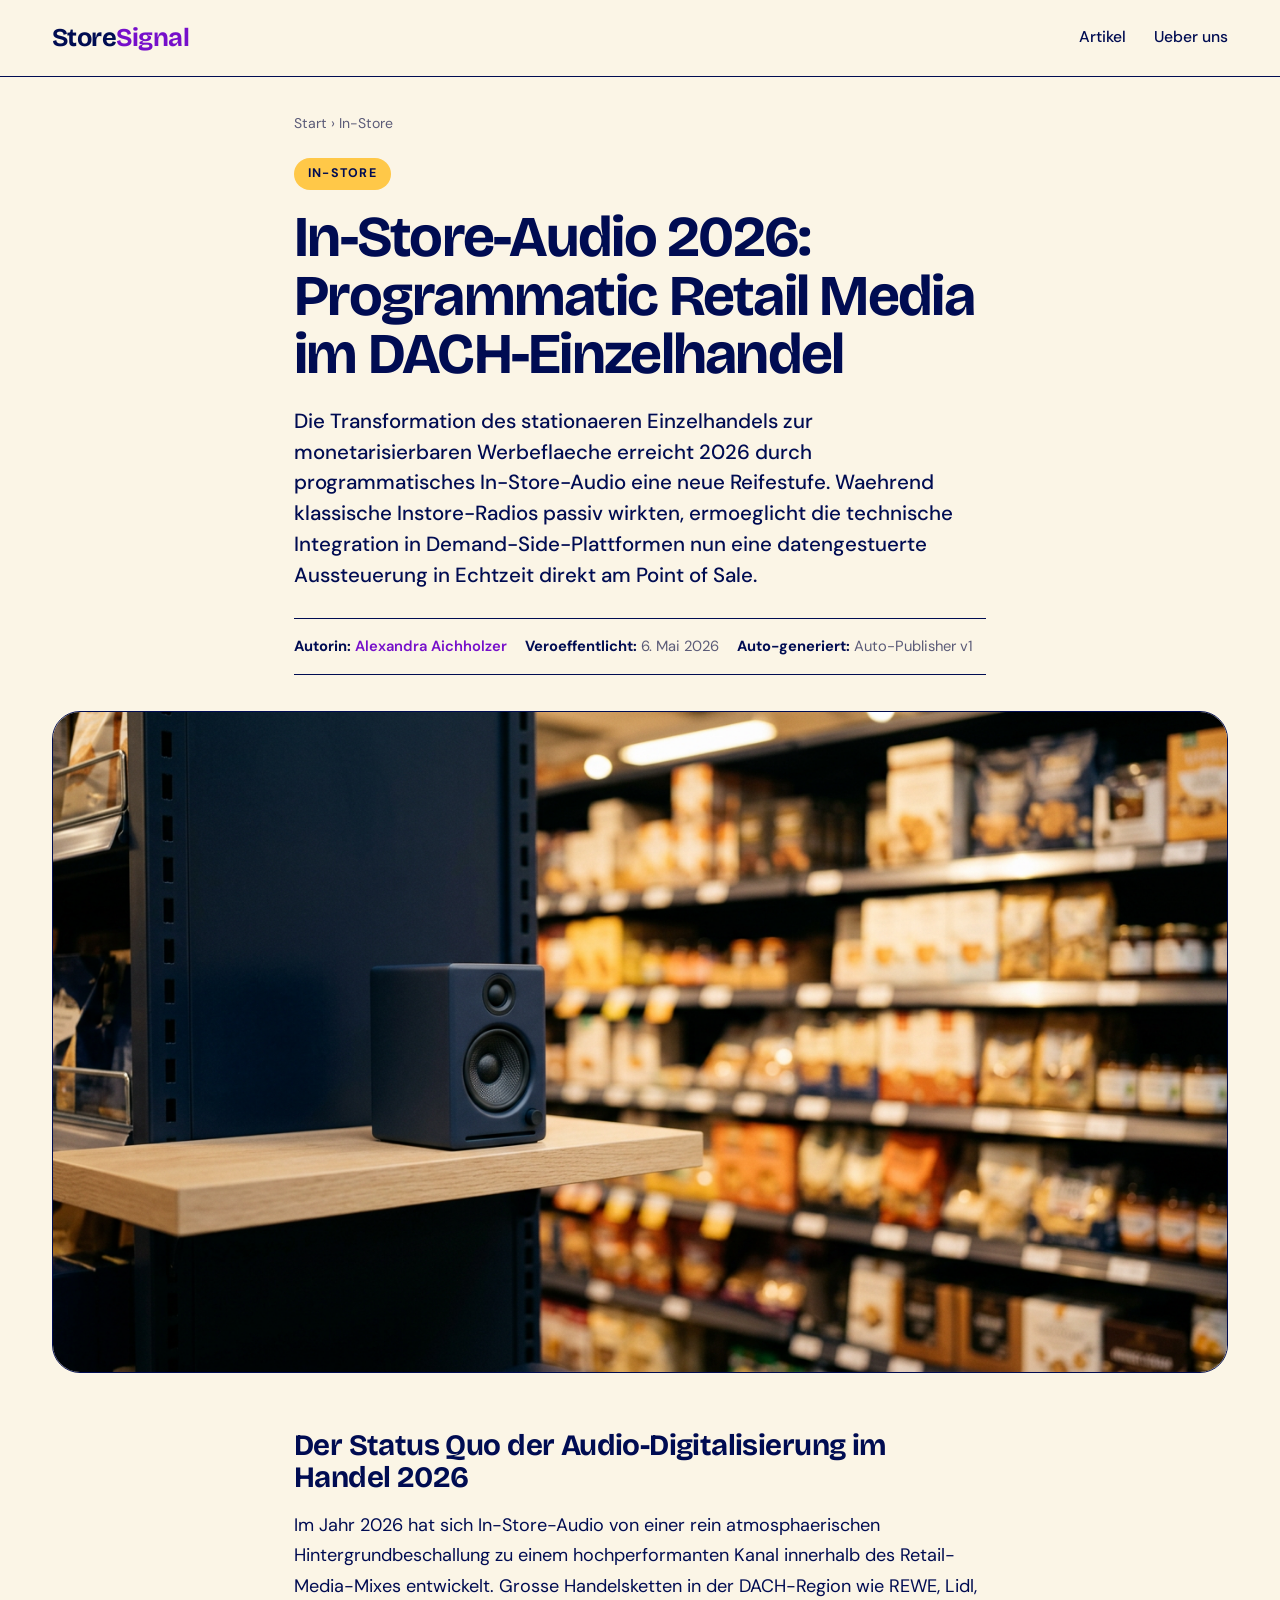
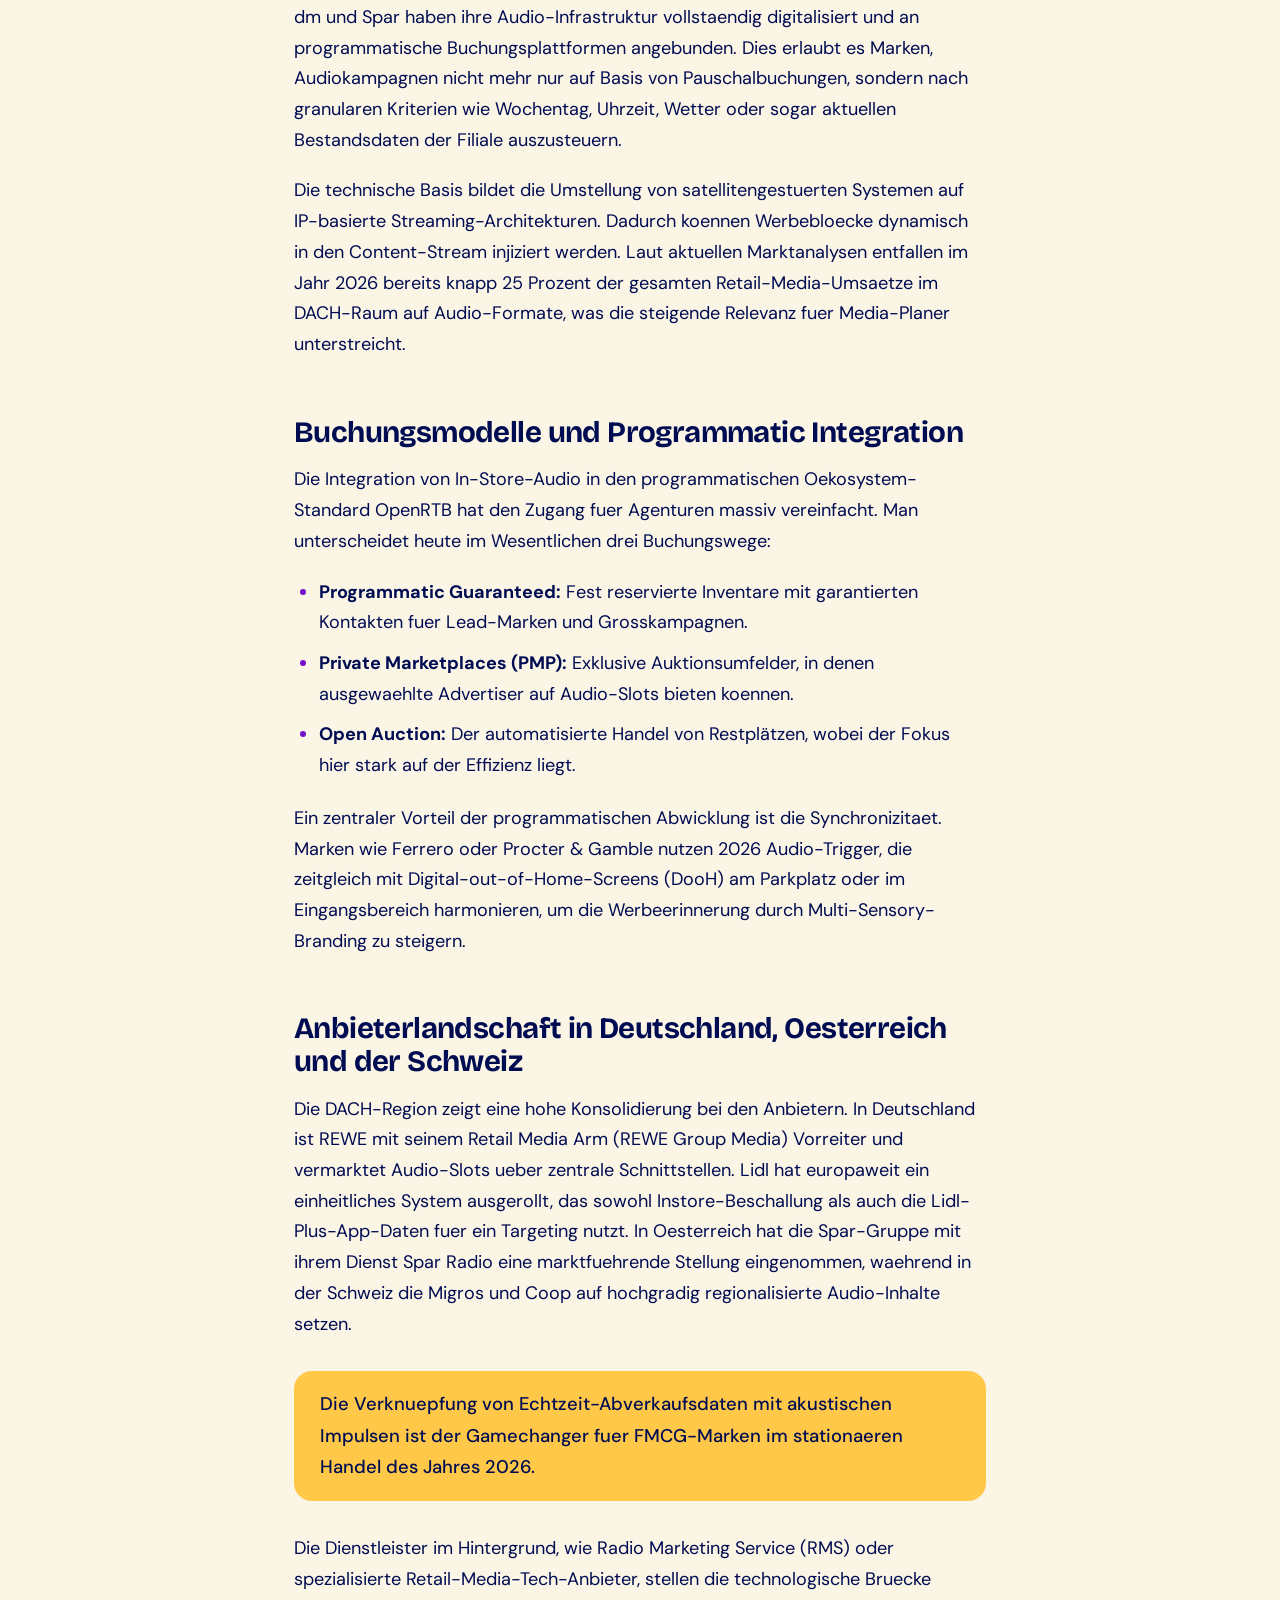
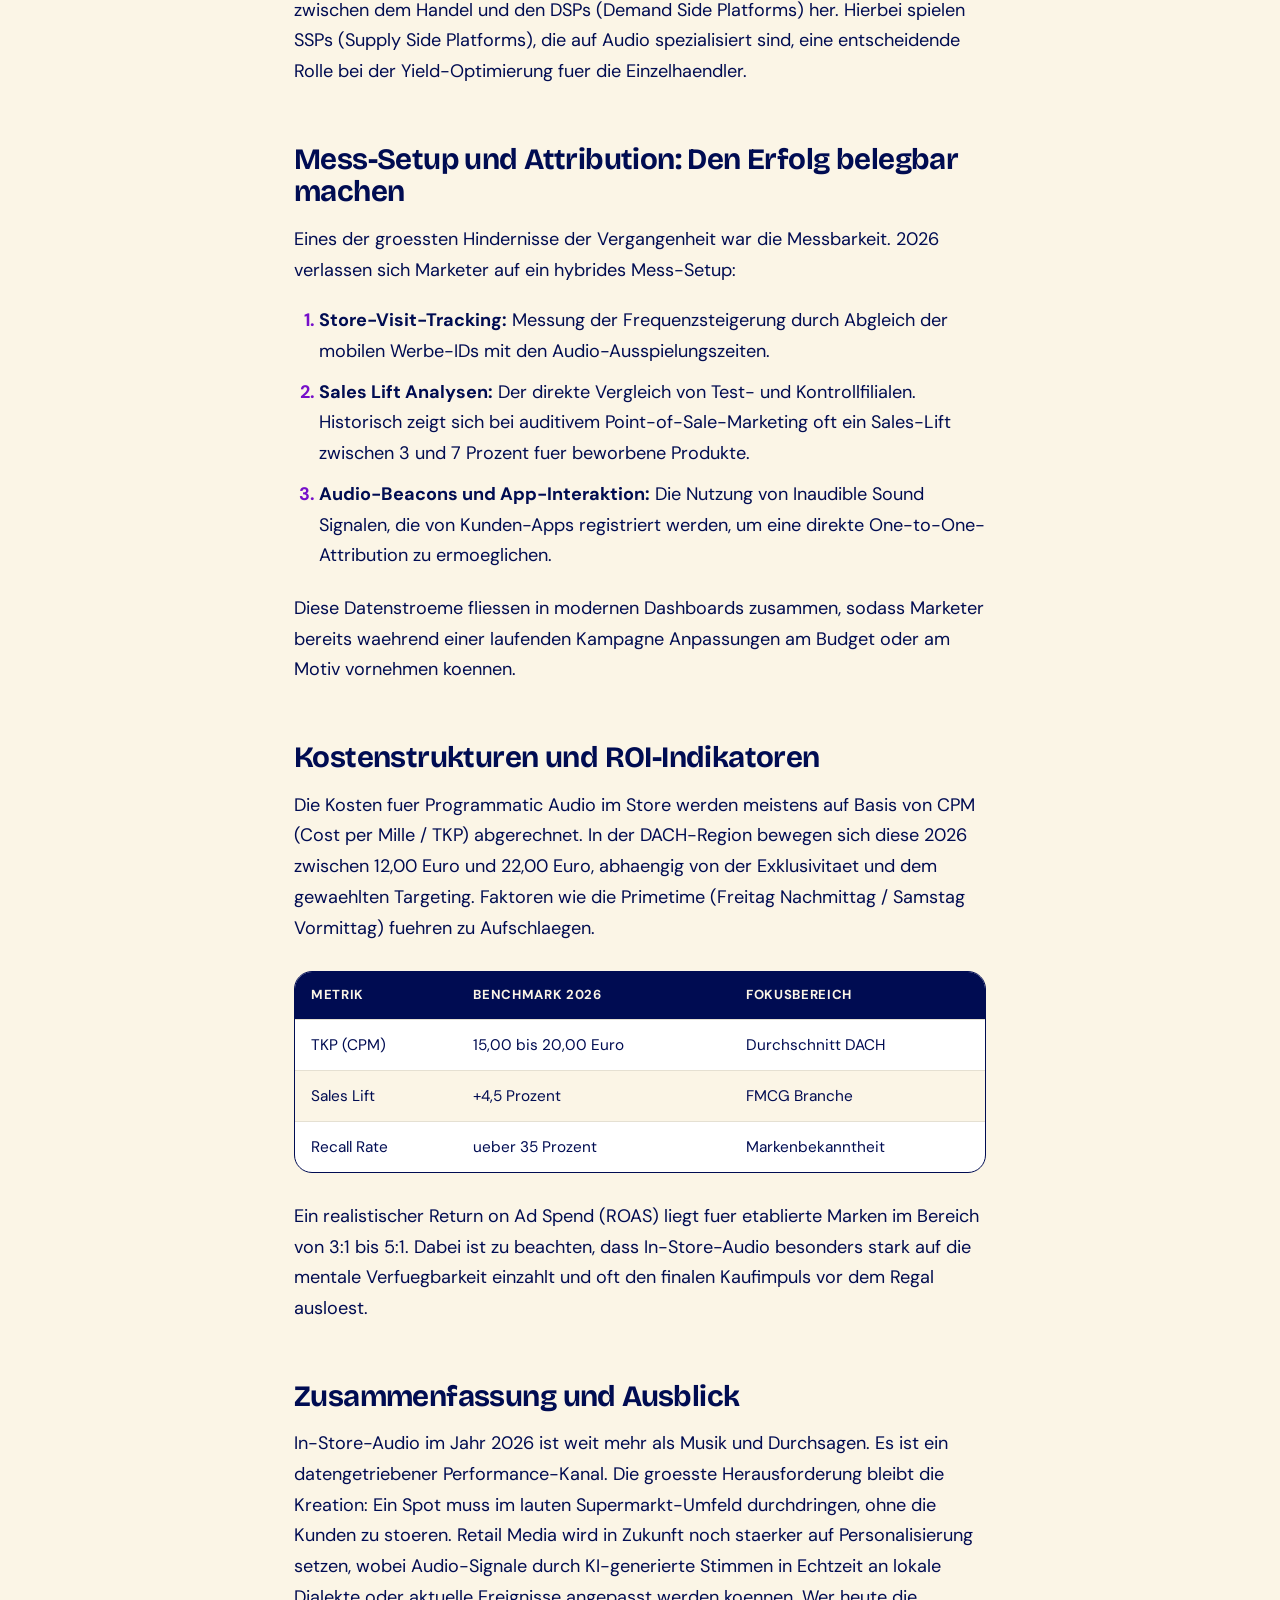
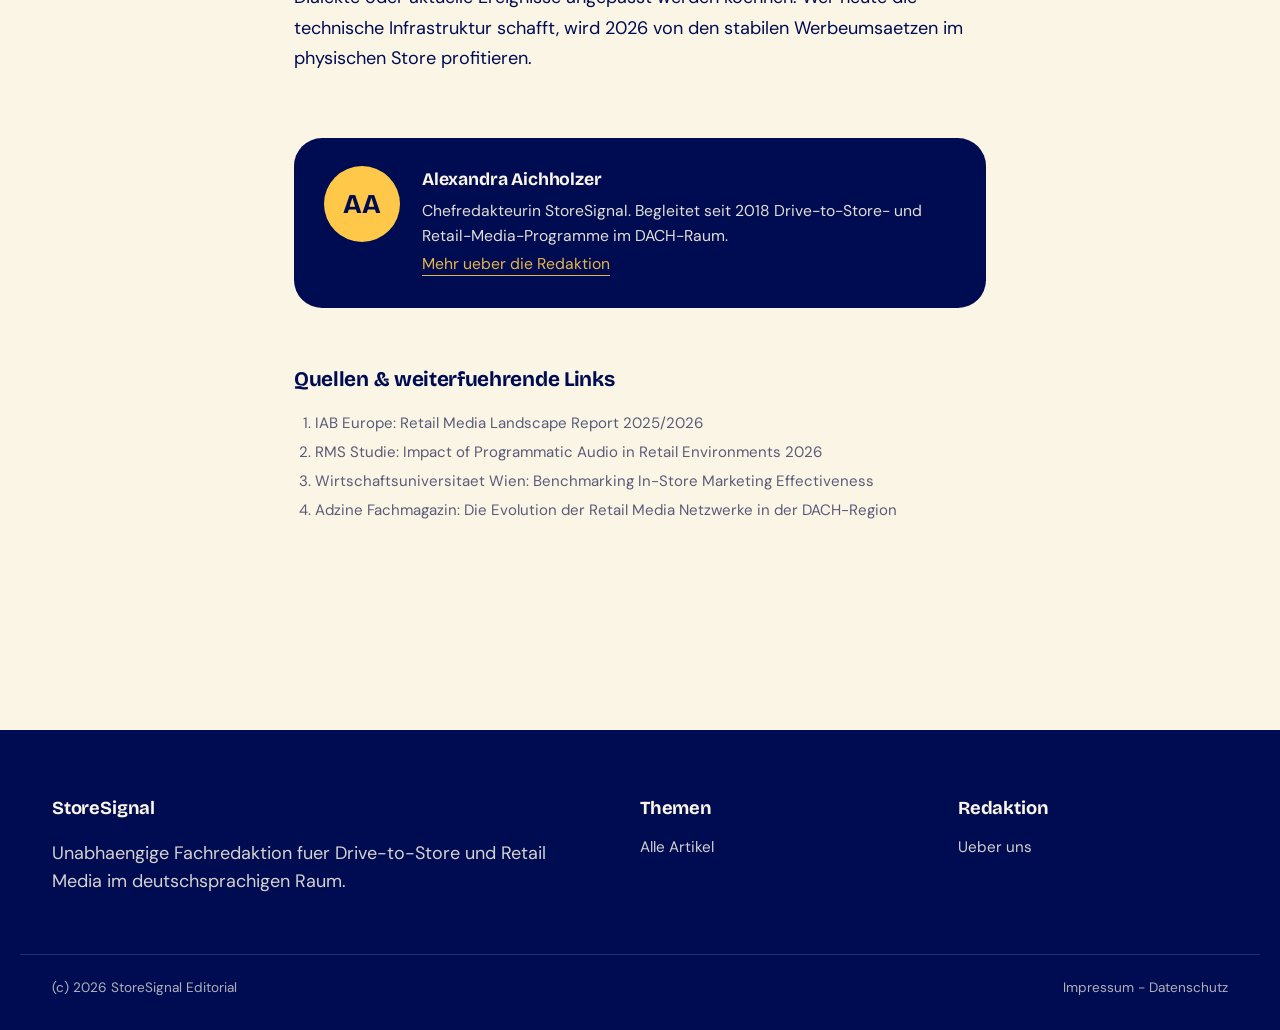
<file: artikel/in-store-audio-programmatic-2026.html>
<!doctype html>
<html lang="de">
<head>
<meta charset="utf-8">
<meta name="viewport" content="width=device-width,initial-scale=1">
<title>In-Store-Audio 2026: Programmatic Retail Media im DACH-Einzelhandel</title>
<meta name="description" content="Analyse zu In-Store-Audio und Programmatic Advertising im Handel 2026. Strategien von REWE, Lidl und Spar sowie Mess-Setups und ROI-Benchmarks.">
<link rel="canonical" href="https://nichtagentur.github.io/dts-retail-blog/artikel/in-store-audio-programmatic-2026.html">
<meta property="og:type" content="article">
<meta property="og:title" content="In-Store-Audio 2026: Programmatic Retail Media im DACH-Einzelhandel">
<meta property="og:description" content="Analyse zu In-Store-Audio und Programmatic Advertising im Handel 2026. Strategien von REWE, Lidl und Spar sowie Mess-Setups und ROI-Benchmarks.">
<meta property="og:url" content="https://nichtagentur.github.io/dts-retail-blog/artikel/in-store-audio-programmatic-2026.html">
<meta property="og:image" content="https://nichtagentur.github.io/dts-retail-blog/assets/img/in-store-audio-programmatic-2026-hero.png">
<meta property="article:published_time" content="2026-05-06">
<meta property="article:author" content="Alexandra Aichholzer">
<meta name="twitter:card" content="summary_large_image">
<link rel="preconnect" href="https://fonts.googleapis.com">
<link rel="preconnect" href="https://fonts.gstatic.com" crossorigin>
<link rel="stylesheet" href="https://fonts.googleapis.com/css2?family=Bricolage+Grotesque:opsz,wght@12..96,500;12..96,600;12..96,700;12..96,800&family=DM+Sans:wght@400;500;600;700&display=swap">
<link rel="icon" href="../favicon.ico" type="image/png">
<link rel="stylesheet" href="../assets/style.css">
<script type="application/ld+json">
{"@context":"https://schema.org","@type":"Article","headline":"In-Store-Audio 2026: Programmatic Retail Media im DACH-Einzelhandel","description":"Analyse zu In-Store-Audio und Programmatic Advertising im Handel 2026. Strategien von REWE, Lidl und Spar sowie Mess-Setups und ROI-Benchmarks.","image":["https://nichtagentur.github.io/dts-retail-blog/assets/img/in-store-audio-programmatic-2026-hero.png"],"datePublished":"2026-05-06","dateModified":"2026-05-06","inLanguage":"de-AT","author":{"@type":"Person","name":"Alexandra Aichholzer","url":"https://nichtagentur.github.io/dts-retail-blog/about.html"},"publisher":{"@type":"Organization","name":"StoreSignal Editorial","url":"https://nichtagentur.github.io/dts-retail-blog/"},"mainEntityOfPage":"https://nichtagentur.github.io/dts-retail-blog/artikel/in-store-audio-programmatic-2026.html"}
</script>
<script type="application/ld+json">
{"@context":"https://schema.org","@type":"BreadcrumbList","itemListElement":[{"@type":"ListItem","position":1,"name":"Startseite","item":"https://nichtagentur.github.io/dts-retail-blog/"},{"@type":"ListItem","position":2,"name":"In-Store","item":"https://nichtagentur.github.io/dts-retail-blog/"},{"@type":"ListItem","position":3,"name":"In-Store-Audio 2026: Programmatic Retail Media im DACH-Einzelhandel"}]}
</script>
</head>
<body>
<a class="skip-link" href="#main">Zum Inhalt springen</a>
<header class="site-header">
  <div class="site-header__inner">
    <a class="brand" href="../">Store<span>Signal</span></a>
    <nav class="site-nav" aria-label="Hauptnavigation">
      <a href="../">Artikel</a>
      <a href="../about.html">Ueber uns</a>
    </nav>
  </div>
</header>

<main id="main">
<article class="article">
  <nav class="article__breadcrumbs" aria-label="Breadcrumb">
    <a href="../">Start</a> &rsaquo; <span>In-Store</span>
  </nav>

  <header class="article__header">
    <span class="article__tag" style="background:var(--c-yellow);color:var(--c-navy);">In-Store</span>
    <h1 class="article__title">In-Store-Audio 2026: Programmatic Retail Media im DACH-Einzelhandel</h1>
    <p class="article__lede">Die Transformation des stationaeren Einzelhandels zur monetarisierbaren Werbeflaeche erreicht 2026 durch programmatisches In-Store-Audio eine neue Reifestufe. Waehrend klassische Instore-Radios passiv wirkten, ermoeglicht die technische Integration in Demand-Side-Plattformen nun eine datengestuerte Aussteuerung in Echtzeit direkt am Point of Sale.</p>
    <div class="article__meta">
      <span><strong>Autorin:</strong> <a href="../about.html">Alexandra Aichholzer</a></span>
      <span><strong>Veroeffentlicht:</strong> 6. Mai 2026</span>
      <span><strong>Auto-generiert:</strong> Auto-Publisher v1</span>
    </div>
  </header>

  <figure class="article__hero">
    <img src="../assets/img/in-store-audio-programmatic-2026-hero.png" alt="In-Store - Symbolbild" width="1600" height="900">
  </figure>

  <div class="article__body">
<h2>Der Status Quo der Audio-Digitalisierung im Handel 2026</h2><p>Im Jahr 2026 hat sich In-Store-Audio von einer rein atmosphaerischen Hintergrundbeschallung zu einem hochperformanten Kanal innerhalb des Retail-Media-Mixes entwickelt. Grosse Handelsketten in der DACH-Region wie REWE, Lidl, dm und Spar haben ihre Audio-Infrastruktur vollstaendig digitalisiert und an programmatische Buchungsplattformen angebunden. Dies erlaubt es Marken, Audiokampagnen nicht mehr nur auf Basis von Pauschalbuchungen, sondern nach granularen Kriterien wie Wochentag, Uhrzeit, Wetter oder sogar aktuellen Bestandsdaten der Filiale auszusteuern.</p><p>Die technische Basis bildet die Umstellung von satellitengestuerten Systemen auf IP-basierte Streaming-Architekturen. Dadurch koennen Werbebloecke dynamisch in den Content-Stream injiziert werden. Laut aktuellen Marktanalysen entfallen im Jahr 2026 bereits knapp 25 Prozent der gesamten Retail-Media-Umsaetze im DACH-Raum auf Audio-Formate, was die steigende Relevanz fuer Media-Planer unterstreicht.</p><h2>Buchungsmodelle und Programmatic Integration</h2><p>Die Integration von In-Store-Audio in den programmatischen Oekosystem-Standard OpenRTB hat den Zugang fuer Agenturen massiv vereinfacht. Man unterscheidet heute im Wesentlichen drei Buchungswege:</p><ul><li><strong>Programmatic Guaranteed:</strong> Fest reservierte Inventare mit garantierten Kontakten fuer Lead-Marken und Grosskampagnen.</li><li><strong>Private Marketplaces (PMP):</strong> Exklusive Auktionsumfelder, in denen ausgewaehlte Advertiser auf Audio-Slots bieten koennen.</li><li><strong>Open Auction:</strong> Der automatisierte Handel von Restplätzen, wobei der Fokus hier stark auf der Effizienz liegt.</li></ul><p>Ein zentraler Vorteil der programmatischen Abwicklung ist die Synchronizitaet. Marken wie Ferrero oder Procter & Gamble nutzen 2026 Audio-Trigger, die zeitgleich mit Digital-out-of-Home-Screens (DooH) am Parkplatz oder im Eingangsbereich harmonieren, um die Werbeerinnerung durch Multi-Sensory-Branding zu steigern.</p><h2>Anbieterlandschaft in Deutschland, Oesterreich und der Schweiz</h2><p>Die DACH-Region zeigt eine hohe Konsolidierung bei den Anbietern. In Deutschland ist REWE mit seinem Retail Media Arm (REWE Group Media) Vorreiter und vermarktet Audio-Slots ueber zentrale Schnittstellen. Lidl hat europaweit ein einheitliches System ausgerollt, das sowohl Instore-Beschallung als auch die Lidl-Plus-App-Daten fuer ein Targeting nutzt. In Oesterreich hat die Spar-Gruppe mit ihrem Dienst Spar Radio eine marktfuehrende Stellung eingenommen, waehrend in der Schweiz die Migros und Coop auf hochgradig regionalisierte Audio-Inhalte setzen.</p><blockquote>Die Verknuepfung von Echtzeit-Abverkaufsdaten mit akustischen Impulsen ist der Gamechanger fuer FMCG-Marken im stationaeren Handel des Jahres 2026.</blockquote><p>Die Dienstleister im Hintergrund, wie Radio Marketing Service (RMS) oder spezialisierte Retail-Media-Tech-Anbieter, stellen die technologische Bruecke zwischen dem Handel und den DSPs (Demand Side Platforms) her. Hierbei spielen SSPs (Supply Side Platforms), die auf Audio spezialisiert sind, eine entscheidende Rolle bei der Yield-Optimierung fuer die Einzelhaendler.</p><h2>Mess-Setup und Attribution: Den Erfolg belegbar machen</h2><p>Eines der groessten Hindernisse der Vergangenheit war die Messbarkeit. 2026 verlassen sich Marketer auf ein hybrides Mess-Setup:</p><ol><li><strong>Store-Visit-Tracking:</strong> Messung der Frequenzsteigerung durch Abgleich der mobilen Werbe-IDs mit den Audio-Ausspielungszeiten.</li><li><strong>Sales Lift Analysen:</strong> Der direkte Vergleich von Test- und Kontrollfilialen. Historisch zeigt sich bei auditivem Point-of-Sale-Marketing oft ein Sales-Lift zwischen 3 und 7 Prozent fuer beworbene Produkte.</li><li><strong>Audio-Beacons und App-Interaktion:</strong> Die Nutzung von Inaudible Sound Signalen, die von Kunden-Apps registriert werden, um eine direkte One-to-One-Attribution zu ermoeglichen.</li></ol><p>Diese Datenstroeme fliessen in modernen Dashboards zusammen, sodass Marketer bereits waehrend einer laufenden Kampagne Anpassungen am Budget oder am Motiv vornehmen koennen.</p><h2>Kostenstrukturen und ROI-Indikatoren</h2><p>Die Kosten fuer Programmatic Audio im Store werden meistens auf Basis von CPM (Cost per Mille / TKP) abgerechnet. In der DACH-Region bewegen sich diese 2026 zwischen 12,00 Euro und 22,00 Euro, abhaengig von der Exklusivitaet und dem gewaehlten Targeting. Faktoren wie die Primetime (Freitag Nachmittag / Samstag Vormittag) fuehren zu Aufschlaegen.</p><table><thead><tr><th>Metrik</th><th>Benchmark 2026</th><th>Fokusbereich</th></tr></thead><tbody><tr><td>TKP (CPM)</td><td>15,00 bis 20,00 Euro</td><td>Durchschnitt DACH</td></tr><tr><td>Sales Lift</td><td>+4,5 Prozent</td><td>FMCG Branche</td></tr><tr><td>Recall Rate</td><td>ueber 35 Prozent</td><td>Markenbekanntheit</td></tr></tbody></table><p>Ein realistischer Return on Ad Spend (ROAS) liegt fuer etablierte Marken im Bereich von 3:1 bis 5:1. Dabei ist zu beachten, dass In-Store-Audio besonders stark auf die mentale Verfuegbarkeit einzahlt und oft den finalen Kaufimpuls vor dem Regal ausloest.</p><h2>Zusammenfassung und Ausblick</h2><p>In-Store-Audio im Jahr 2026 ist weit mehr als Musik und Durchsagen. Es ist ein datengetriebener Performance-Kanal. Die groesste Herausforderung bleibt die Kreation: Ein Spot muss im lauten Supermarkt-Umfeld durchdringen, ohne die Kunden zu stoeren. Retail Media wird in Zukunft noch staerker auf Personalisierung setzen, wobei Audio-Signale durch KI-generierte Stimmen in Echtzeit an lokale Dialekte oder aktuelle Ereignisse angepasst werden koennen. Wer heute die technische Infrastruktur schafft, wird 2026 von den stabilen Werbeumsaetzen im physischen Store profitieren.</p>
  </div>

  <aside class="author-box">
    <div class="author-box__inner">
      <div class="author-box__avatar" aria-hidden="true">AA</div>
      <div class="author-box__text">
        <strong>Alexandra Aichholzer</strong>
        <p>Chefredakteurin StoreSignal. Begleitet seit 2018 Drive-to-Store- und Retail-Media-Programme im DACH-Raum.</p>
        <p><a href="../about.html">Mehr ueber die Redaktion</a></p>
      </div>
    </div>
  </aside>

  <section class="refs" aria-label="Quellen">
    <h2>Quellen & weiterfuehrende Links</h2>
    <ol><li>IAB Europe: Retail Media Landscape Report 2025/2026</li><li>RMS Studie: Impact of Programmatic Audio in Retail Environments 2026</li><li>Wirtschaftsuniversitaet Wien: Benchmarking In-Store Marketing Effectiveness</li><li>Adzine Fachmagazin: Die Evolution der Retail Media Netzwerke in der DACH-Region</li></ol>
  </section>
</article>
</main>

<footer class="site-footer">
  <div class="site-footer__inner">
    <div>
      <h3>StoreSignal</h3>
      <p>Unabhaengige Fachredaktion fuer Drive-to-Store und Retail Media im deutschsprachigen Raum.</p>
    </div>
    <div>
      <h3>Themen</h3>
      <ul>
        <li><a href="../">Alle Artikel</a></li>
      </ul>
    </div>
    <div>
      <h3>Redaktion</h3>
      <ul>
        <li><a href="../about.html">Ueber uns</a></li>
      </ul>
    </div>
  </div>
  <div class="site-footer__legal">
    <span>(c) 2026 StoreSignal Editorial</span>
    <span><a href="../about.html#impressum">Impressum</a> - <a href="../about.html#datenschutz">Datenschutz</a></span>
  </div>
</footer>
</body>
</html>
</file>
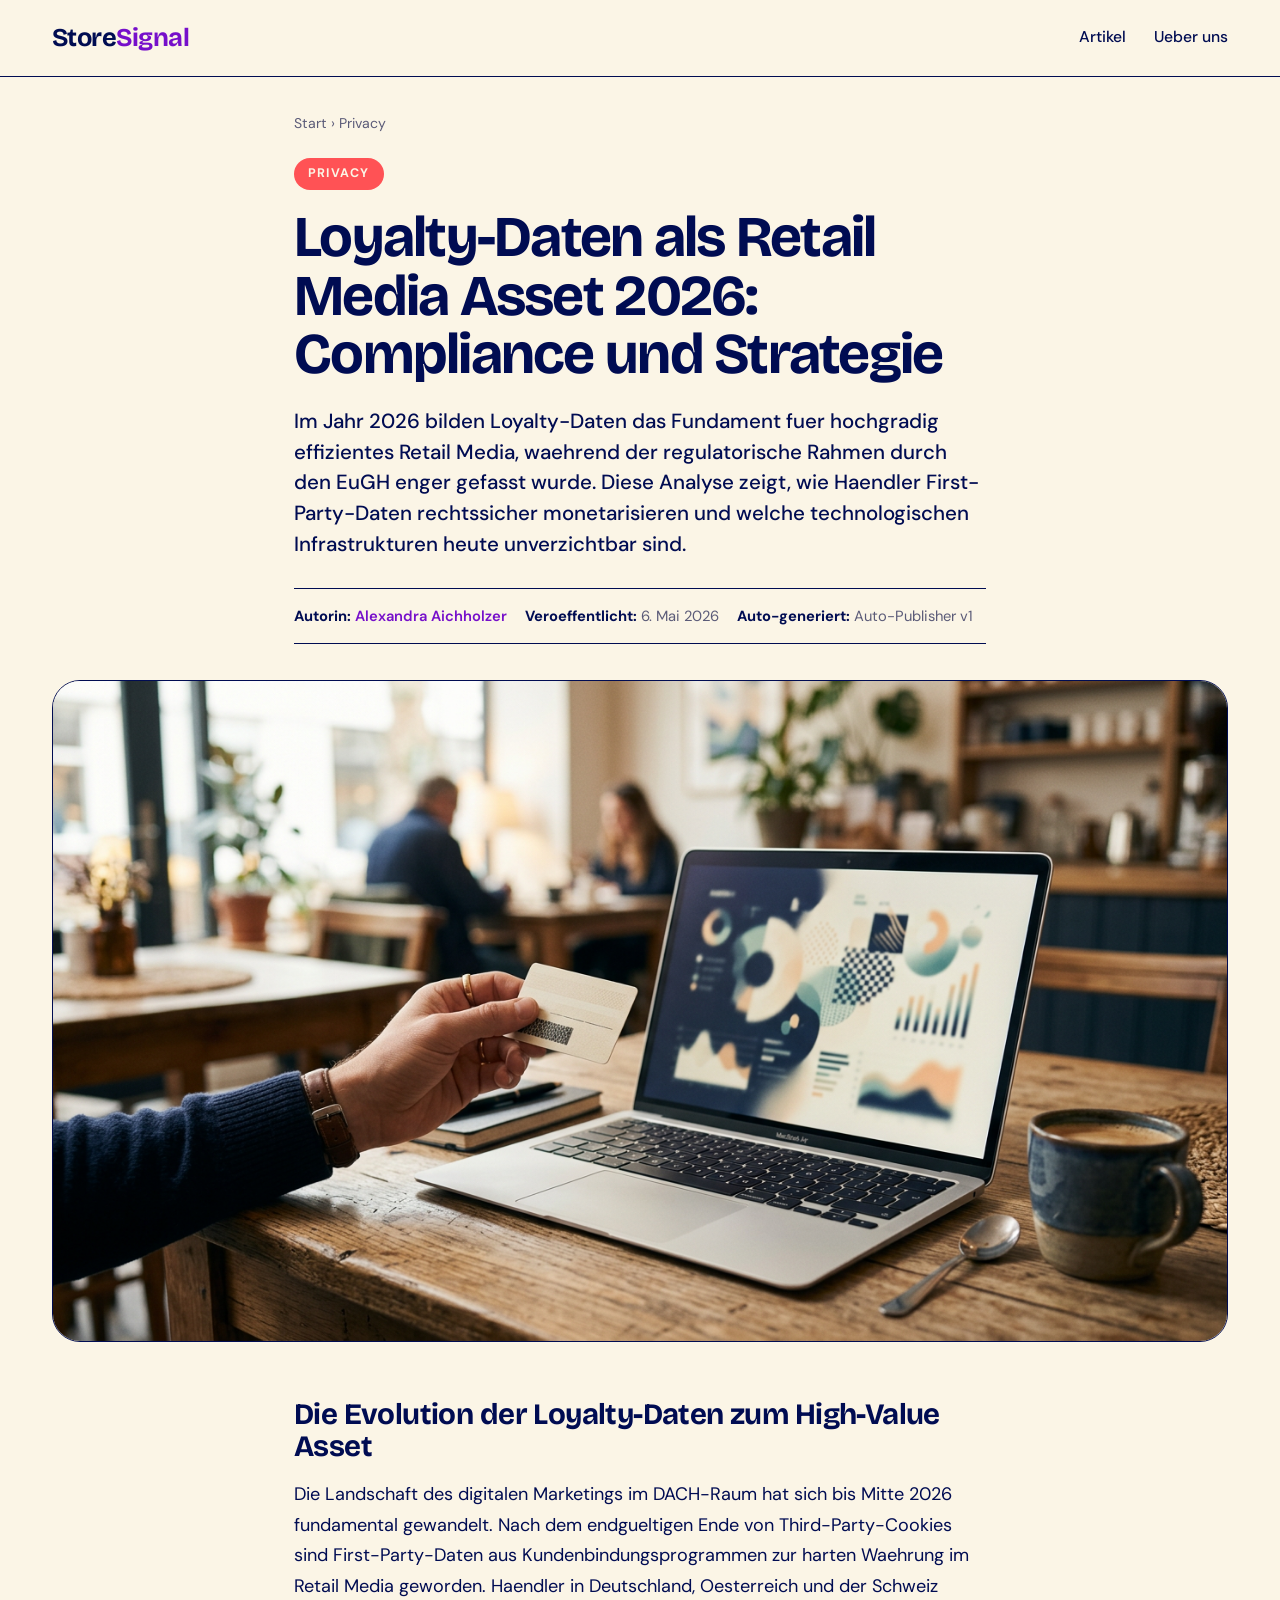
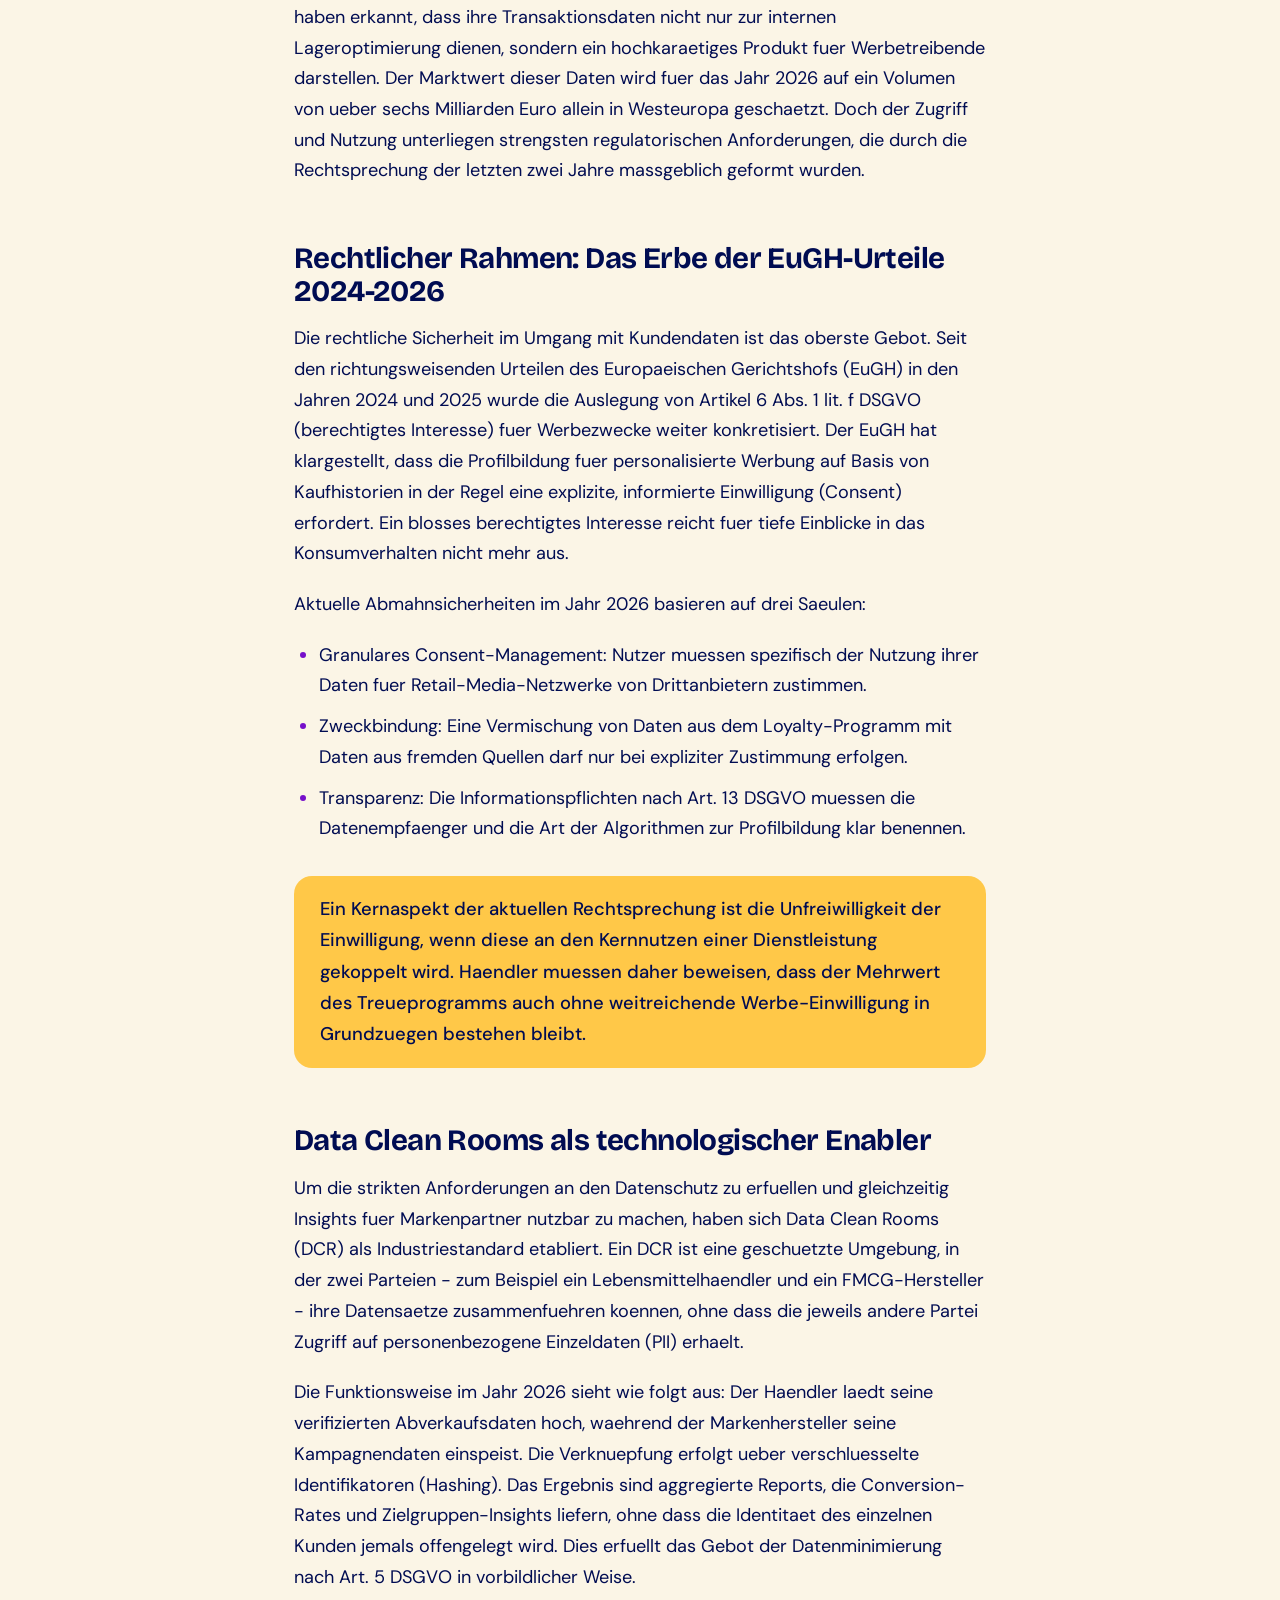
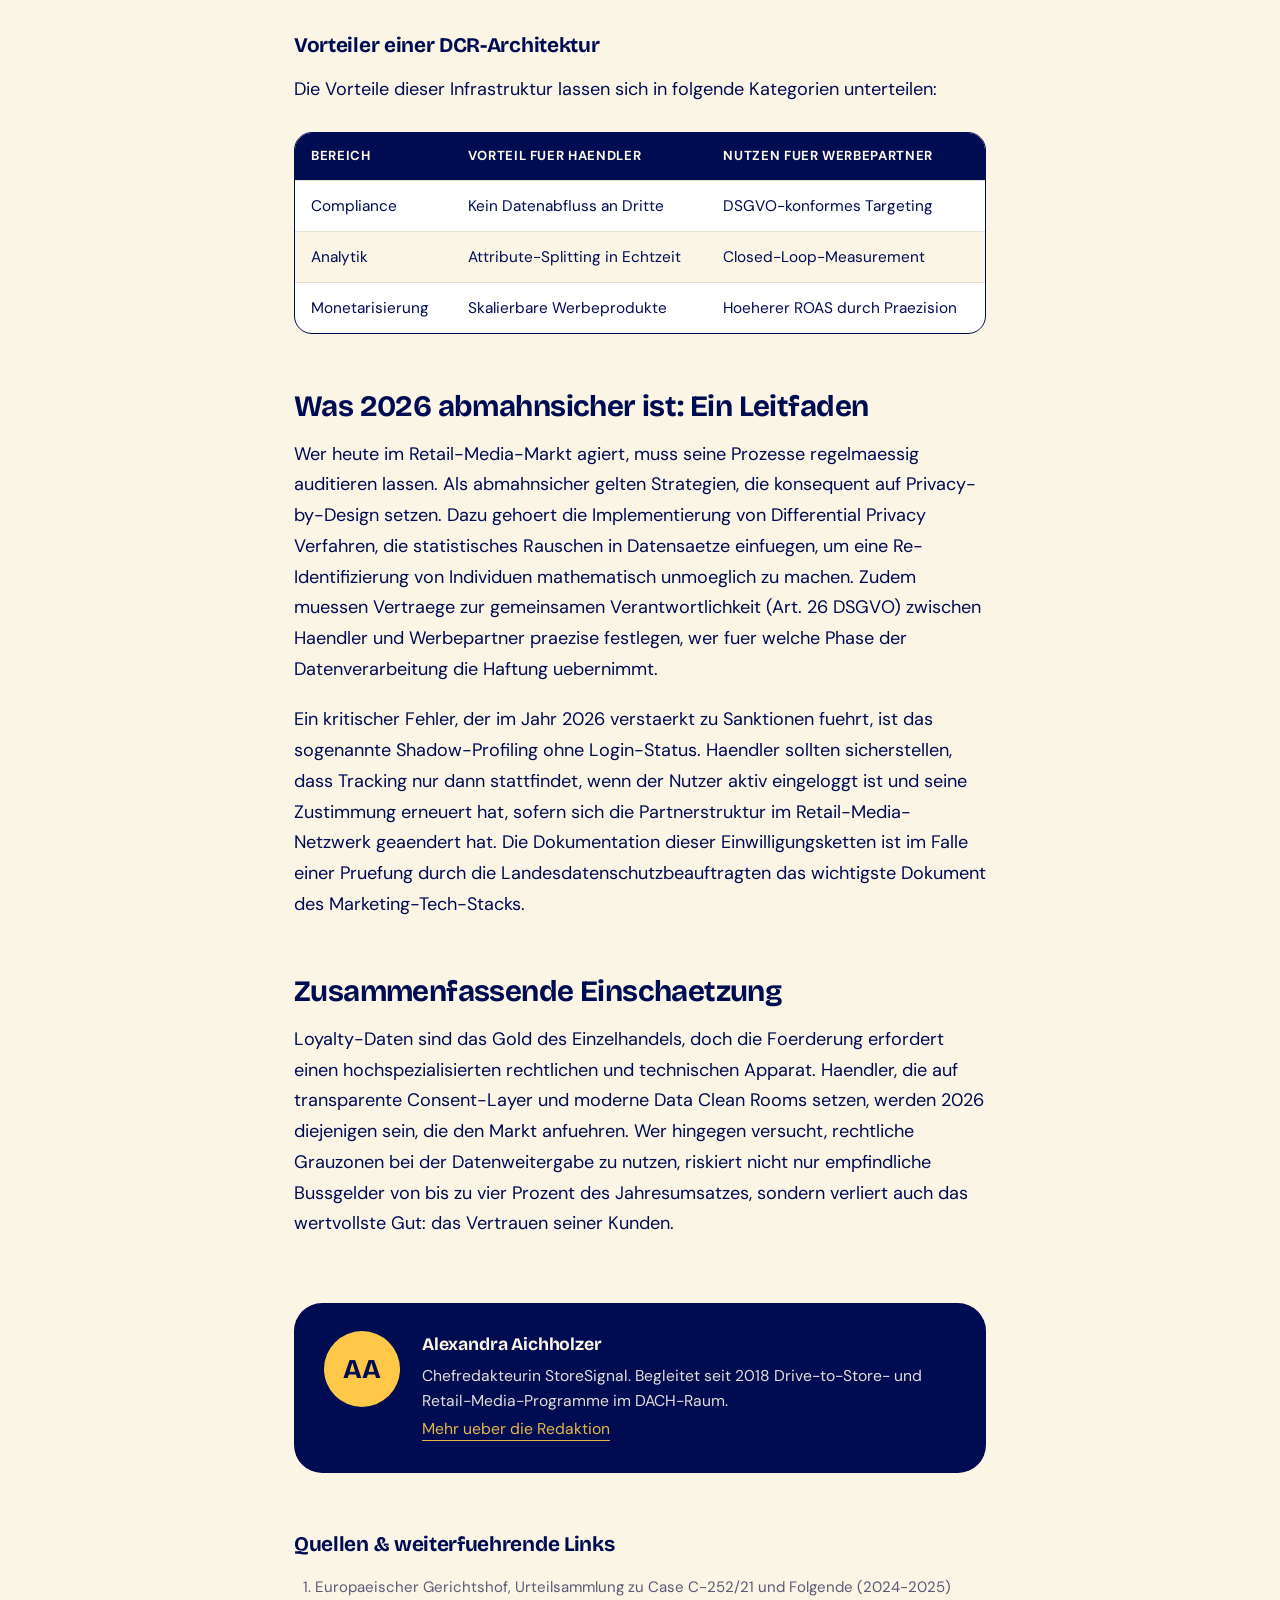
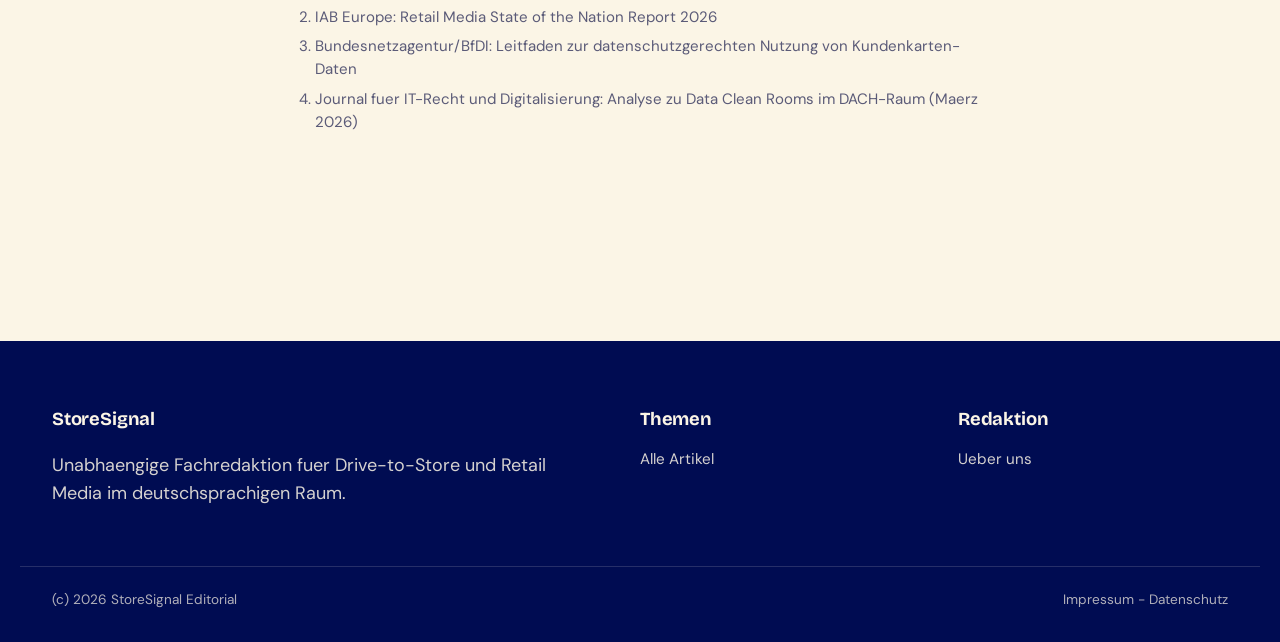
<file: artikel/loyalty-daten-dsgvo-2026.html>
<!doctype html>
<html lang="de">
<head>
<meta charset="utf-8">
<meta name="viewport" content="width=device-width,initial-scale=1">
<title>Loyalty-Daten als Retail Media Asset 2026: Compliance und Strategie</title>
<meta name="description" content="Analyse zur datenschutzkonformen Nutzung von Loyalty-Daten im DACH-Raum 2026. Fokus auf Data Clean Rooms, EuGH-Urteile und DSGVO-Sicherheit.">
<link rel="canonical" href="https://nichtagentur.github.io/dts-retail-blog/artikel/loyalty-daten-dsgvo-2026.html">
<meta property="og:type" content="article">
<meta property="og:title" content="Loyalty-Daten als Retail Media Asset 2026: Compliance und Strategie">
<meta property="og:description" content="Analyse zur datenschutzkonformen Nutzung von Loyalty-Daten im DACH-Raum 2026. Fokus auf Data Clean Rooms, EuGH-Urteile und DSGVO-Sicherheit.">
<meta property="og:url" content="https://nichtagentur.github.io/dts-retail-blog/artikel/loyalty-daten-dsgvo-2026.html">
<meta property="og:image" content="https://nichtagentur.github.io/dts-retail-blog/assets/img/loyalty-daten-dsgvo-2026-hero.png">
<meta property="article:published_time" content="2026-05-06">
<meta property="article:author" content="Alexandra Aichholzer">
<meta name="twitter:card" content="summary_large_image">
<link rel="preconnect" href="https://fonts.googleapis.com">
<link rel="preconnect" href="https://fonts.gstatic.com" crossorigin>
<link rel="stylesheet" href="https://fonts.googleapis.com/css2?family=Bricolage+Grotesque:opsz,wght@12..96,500;12..96,600;12..96,700;12..96,800&family=DM+Sans:wght@400;500;600;700&display=swap">
<link rel="icon" href="../favicon.ico" type="image/png">
<link rel="stylesheet" href="../assets/style.css">
<script type="application/ld+json">
{"@context":"https://schema.org","@type":"Article","headline":"Loyalty-Daten als Retail Media Asset 2026: Compliance und Strategie","description":"Analyse zur datenschutzkonformen Nutzung von Loyalty-Daten im DACH-Raum 2026. Fokus auf Data Clean Rooms, EuGH-Urteile und DSGVO-Sicherheit.","image":["https://nichtagentur.github.io/dts-retail-blog/assets/img/loyalty-daten-dsgvo-2026-hero.png"],"datePublished":"2026-05-06","dateModified":"2026-05-06","inLanguage":"de-AT","author":{"@type":"Person","name":"Alexandra Aichholzer","url":"https://nichtagentur.github.io/dts-retail-blog/about.html"},"publisher":{"@type":"Organization","name":"StoreSignal Editorial","url":"https://nichtagentur.github.io/dts-retail-blog/"},"mainEntityOfPage":"https://nichtagentur.github.io/dts-retail-blog/artikel/loyalty-daten-dsgvo-2026.html"}
</script>
<script type="application/ld+json">
{"@context":"https://schema.org","@type":"BreadcrumbList","itemListElement":[{"@type":"ListItem","position":1,"name":"Startseite","item":"https://nichtagentur.github.io/dts-retail-blog/"},{"@type":"ListItem","position":2,"name":"Privacy","item":"https://nichtagentur.github.io/dts-retail-blog/"},{"@type":"ListItem","position":3,"name":"Loyalty-Daten als Retail Media Asset 2026: Compliance und Strategie"}]}
</script>
</head>
<body>
<a class="skip-link" href="#main">Zum Inhalt springen</a>
<header class="site-header">
  <div class="site-header__inner">
    <a class="brand" href="../">Store<span>Signal</span></a>
    <nav class="site-nav" aria-label="Hauptnavigation">
      <a href="../">Artikel</a>
      <a href="../about.html">Ueber uns</a>
    </nav>
  </div>
</header>

<main id="main">
<article class="article">
  <nav class="article__breadcrumbs" aria-label="Breadcrumb">
    <a href="../">Start</a> &rsaquo; <span>Privacy</span>
  </nav>

  <header class="article__header">
    <span class="article__tag" style="background:var(--c-coral);color:var(--c-cream);">Privacy</span>
    <h1 class="article__title">Loyalty-Daten als Retail Media Asset 2026: Compliance und Strategie</h1>
    <p class="article__lede">Im Jahr 2026 bilden Loyalty-Daten das Fundament fuer hochgradig effizientes Retail Media, waehrend der regulatorische Rahmen durch den EuGH enger gefasst wurde. Diese Analyse zeigt, wie Haendler First-Party-Daten rechtssicher monetarisieren und welche technologischen Infrastrukturen heute unverzichtbar sind.</p>
    <div class="article__meta">
      <span><strong>Autorin:</strong> <a href="../about.html">Alexandra Aichholzer</a></span>
      <span><strong>Veroeffentlicht:</strong> 6. Mai 2026</span>
      <span><strong>Auto-generiert:</strong> Auto-Publisher v1</span>
    </div>
  </header>

  <figure class="article__hero">
    <img src="../assets/img/loyalty-daten-dsgvo-2026-hero.png" alt="Privacy - Symbolbild" width="1600" height="900">
  </figure>

  <div class="article__body">
<h2>Die Evolution der Loyalty-Daten zum High-Value Asset</h2><p>Die Landschaft des digitalen Marketings im DACH-Raum hat sich bis Mitte 2026 fundamental gewandelt. Nach dem endgueltigen Ende von Third-Party-Cookies sind First-Party-Daten aus Kundenbindungsprogrammen zur harten Waehrung im Retail Media geworden. Haendler in Deutschland, Oesterreich und der Schweiz haben erkannt, dass ihre Transaktionsdaten nicht nur zur internen Lageroptimierung dienen, sondern ein hochkaraetiges Produkt fuer Werbetreibende darstellen. Der Marktwert dieser Daten wird fuer das Jahr 2026 auf ein Volumen von ueber sechs Milliarden Euro allein in Westeuropa geschaetzt. Doch der Zugriff und Nutzung unterliegen strengsten regulatorischen Anforderungen, die durch die Rechtsprechung der letzten zwei Jahre massgeblich geformt wurden.</p><h2>Rechtlicher Rahmen: Das Erbe der EuGH-Urteile 2024-2026</h2><p>Die rechtliche Sicherheit im Umgang mit Kundendaten ist das oberste Gebot. Seit den richtungsweisenden Urteilen des Europaeischen Gerichtshofs (EuGH) in den Jahren 2024 und 2025 wurde die Auslegung von Artikel 6 Abs. 1 lit. f DSGVO (berechtigtes Interesse) fuer Werbezwecke weiter konkretisiert. Der EuGH hat klargestellt, dass die Profilbildung fuer personalisierte Werbung auf Basis von Kaufhistorien in der Regel eine explizite, informierte Einwilligung (Consent) erfordert. Ein blosses berechtigtes Interesse reicht fuer tiefe Einblicke in das Konsumverhalten nicht mehr aus.</p><p>Aktuelle Abmahnsicherheiten im Jahr 2026 basieren auf drei Saeulen:</p><ul><li>Granulares Consent-Management: Nutzer muessen spezifisch der Nutzung ihrer Daten fuer Retail-Media-Netzwerke von Drittanbietern zustimmen.</li><li>Zweckbindung: Eine Vermischung von Daten aus dem Loyalty-Programm mit Daten aus fremden Quellen darf nur bei expliziter Zustimmung erfolgen.</li><li>Transparenz: Die Informationspflichten nach Art. 13 DSGVO muessen die Datenempfaenger und die Art der Algorithmen zur Profilbildung klar benennen.</li></ul><blockquote>Ein Kernaspekt der aktuellen Rechtsprechung ist die Unfreiwilligkeit der Einwilligung, wenn diese an den Kernnutzen einer Dienstleistung gekoppelt wird. Haendler muessen daher beweisen, dass der Mehrwert des Treueprogramms auch ohne weitreichende Werbe-Einwilligung in Grundzuegen bestehen bleibt.</blockquote><h2>Data Clean Rooms als technologischer Enabler</h2><p>Um die strikten Anforderungen an den Datenschutz zu erfuellen und gleichzeitig Insights fuer Markenpartner nutzbar zu machen, haben sich Data Clean Rooms (DCR) als Industriestandard etabliert. Ein DCR ist eine geschuetzte Umgebung, in der zwei Parteien - zum Beispiel ein Lebensmittelhaendler und ein FMCG-Hersteller - ihre Datensaetze zusammenfuehren koennen, ohne dass die jeweils andere Partei Zugriff auf personenbezogene Einzeldaten (PII) erhaelt.</p><p>Die Funktionsweise im Jahr 2026 sieht wie folgt aus: Der Haendler laedt seine verifizierten Abverkaufsdaten hoch, waehrend der Markenhersteller seine Kampagnendaten einspeist. Die Verknuepfung erfolgt ueber verschluesselte Identifikatoren (Hashing). Das Ergebnis sind aggregierte Reports, die Conversion-Rates und Zielgruppen-Insights liefern, ohne dass die Identitaet des einzelnen Kunden jemals offengelegt wird. Dies erfuellt das Gebot der Datenminimierung nach Art. 5 DSGVO in vorbildlicher Weise.</p><h3>Vorteiler einer DCR-Architektur</h3><p>Die Vorteile dieser Infrastruktur lassen sich in folgende Kategorien unterteilen:</p><table><thead><tr><th>Bereich</th><th>Vorteil fuer Haendler</th><th>Nutzen fuer Werbepartner</th></tr></thead><tbody><tr><td>Compliance</td><td>Kein Datenabfluss an Dritte</td><td>DSGVO-konformes Targeting</td></tr><tr><td>Analytik</td><td>Attribute-Splitting in Echtzeit</td><td>Closed-Loop-Measurement</td></tr><tr><td>Monetarisierung</td><td>Skalierbare Werbeprodukte</td><td>Hoeherer ROAS durch Praezision</td></tr></tbody></table><h2>Was 2026 abmahnsicher ist: Ein Leitfaden</h2><p>Wer heute im Retail-Media-Markt agiert, muss seine Prozesse regelmaessig auditieren lassen. Als abmahnsicher gelten Strategien, die konsequent auf Privacy-by-Design setzen. Dazu gehoert die Implementierung von Differential Privacy Verfahren, die statistisches Rauschen in Datensaetze einfuegen, um eine Re-Identifizierung von Individuen mathematisch unmoeglich zu machen. Zudem muessen Vertraege zur gemeinsamen Verantwortlichkeit (Art. 26 DSGVO) zwischen Haendler und Werbepartner praezise festlegen, wer fuer welche Phase der Datenverarbeitung die Haftung uebernimmt.</p><p>Ein kritischer Fehler, der im Jahr 2026 verstaerkt zu Sanktionen fuehrt, ist das sogenannte Shadow-Profiling ohne Login-Status. Haendler sollten sicherstellen, dass Tracking nur dann stattfindet, wenn der Nutzer aktiv eingeloggt ist und seine Zustimmung erneuert hat, sofern sich die Partnerstruktur im Retail-Media-Netzwerk geaendert hat. Die Dokumentation dieser Einwilligungsketten ist im Falle einer Pruefung durch die Landesdatenschutzbeauftragten das wichtigste Dokument des Marketing-Tech-Stacks.</p><h2>Zusammenfassende Einschaetzung</h2><p>Loyalty-Daten sind das Gold des Einzelhandels, doch die Foerderung erfordert einen hochspezialisierten rechtlichen und technischen Apparat. Haendler, die auf transparente Consent-Layer und moderne Data Clean Rooms setzen, werden 2026 diejenigen sein, die den Markt anfuehren. Wer hingegen versucht, rechtliche Grauzonen bei der Datenweitergabe zu nutzen, riskiert nicht nur empfindliche Bussgelder von bis zu vier Prozent des Jahresumsatzes, sondern verliert auch das wertvollste Gut: das Vertrauen seiner Kunden.</p>
  </div>

  <aside class="author-box">
    <div class="author-box__inner">
      <div class="author-box__avatar" aria-hidden="true">AA</div>
      <div class="author-box__text">
        <strong>Alexandra Aichholzer</strong>
        <p>Chefredakteurin StoreSignal. Begleitet seit 2018 Drive-to-Store- und Retail-Media-Programme im DACH-Raum.</p>
        <p><a href="../about.html">Mehr ueber die Redaktion</a></p>
      </div>
    </div>
  </aside>

  <section class="refs" aria-label="Quellen">
    <h2>Quellen & weiterfuehrende Links</h2>
    <ol><li>Europaeischer Gerichtshof, Urteilsammlung zu Case C-252/21 und Folgende (2024-2025)</li><li>IAB Europe: Retail Media State of the Nation Report 2026</li><li>Bundesnetzagentur/BfDI: Leitfaden zur datenschutzgerechten Nutzung von Kundenkarten-Daten</li><li>Journal fuer IT-Recht und Digitalisierung: Analyse zu Data Clean Rooms im DACH-Raum (Maerz 2026)</li></ol>
  </section>
</article>
</main>

<footer class="site-footer">
  <div class="site-footer__inner">
    <div>
      <h3>StoreSignal</h3>
      <p>Unabhaengige Fachredaktion fuer Drive-to-Store und Retail Media im deutschsprachigen Raum.</p>
    </div>
    <div>
      <h3>Themen</h3>
      <ul>
        <li><a href="../">Alle Artikel</a></li>
      </ul>
    </div>
    <div>
      <h3>Redaktion</h3>
      <ul>
        <li><a href="../about.html">Ueber uns</a></li>
      </ul>
    </div>
  </div>
  <div class="site-footer__legal">
    <span>(c) 2026 StoreSignal Editorial</span>
    <span><a href="../about.html#impressum">Impressum</a> - <a href="../about.html#datenschutz">Datenschutz</a></span>
  </div>
</footer>
</body>
</html>
</file>
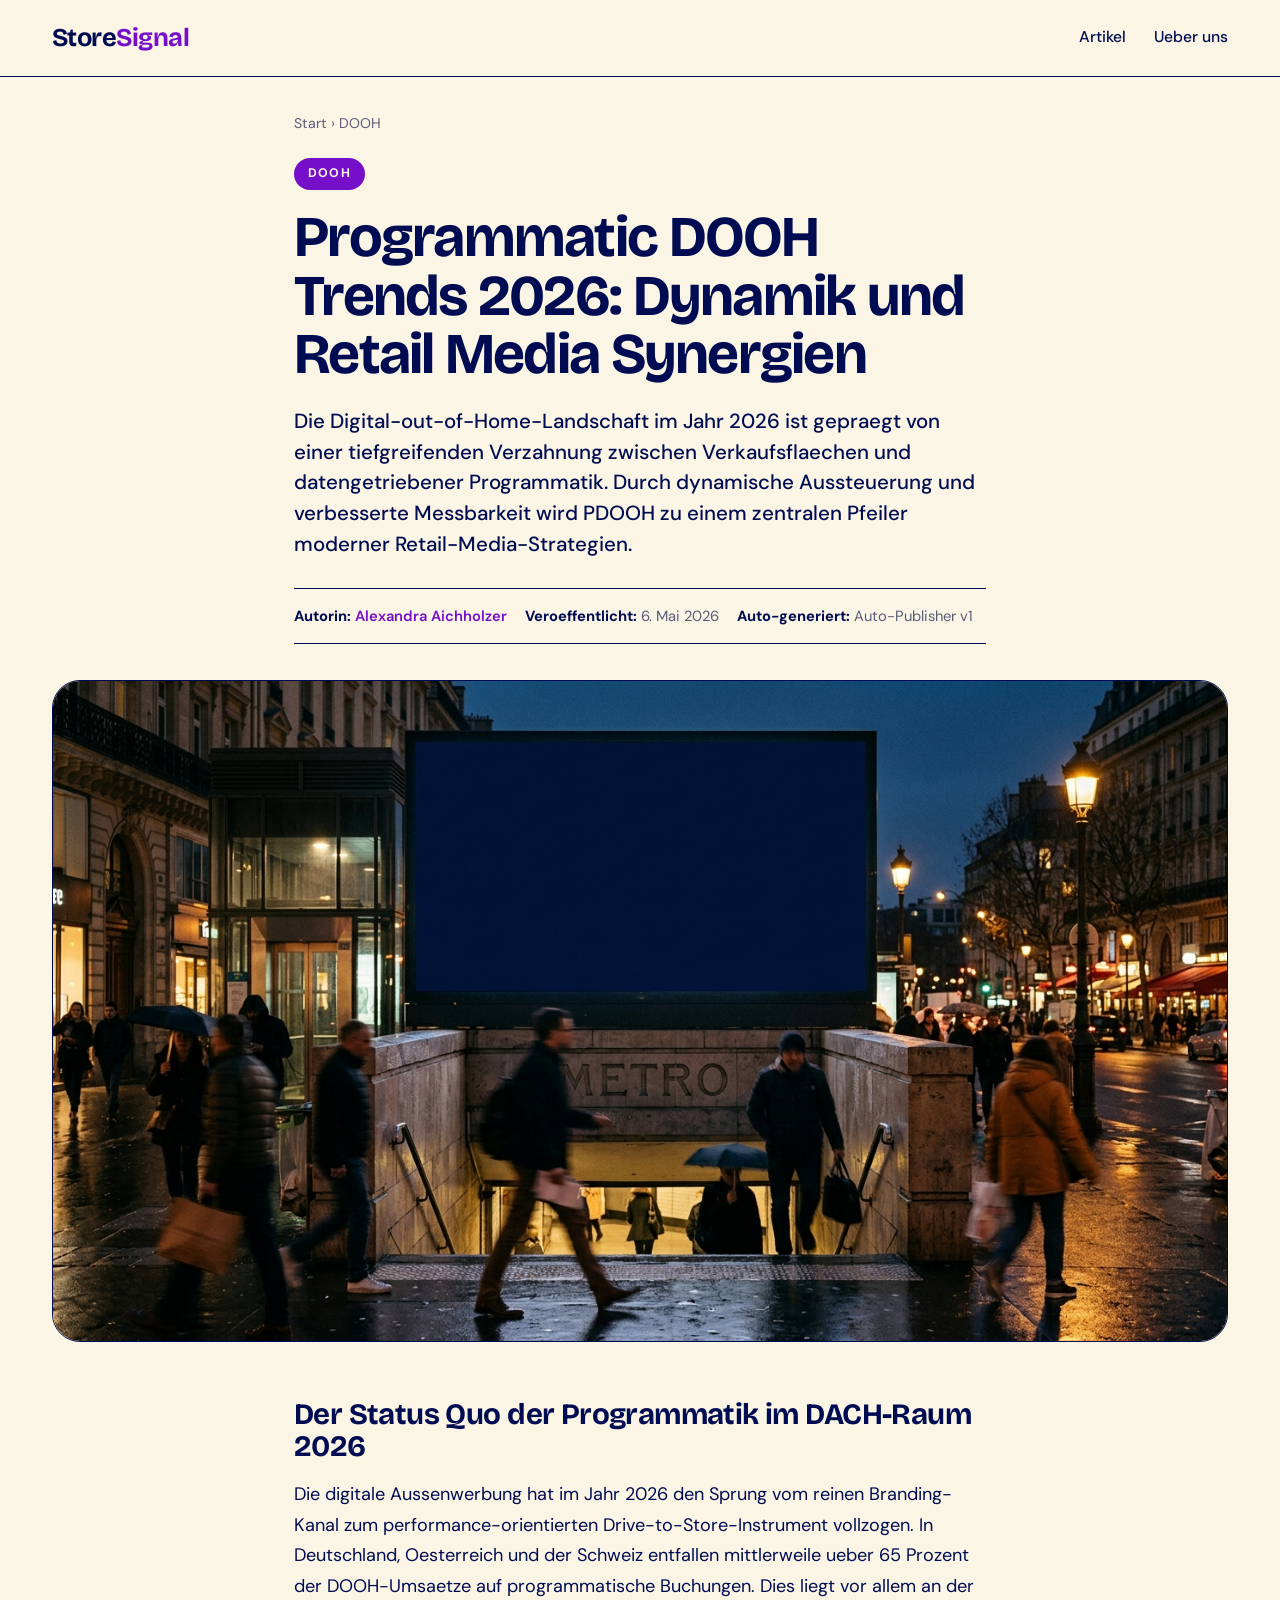
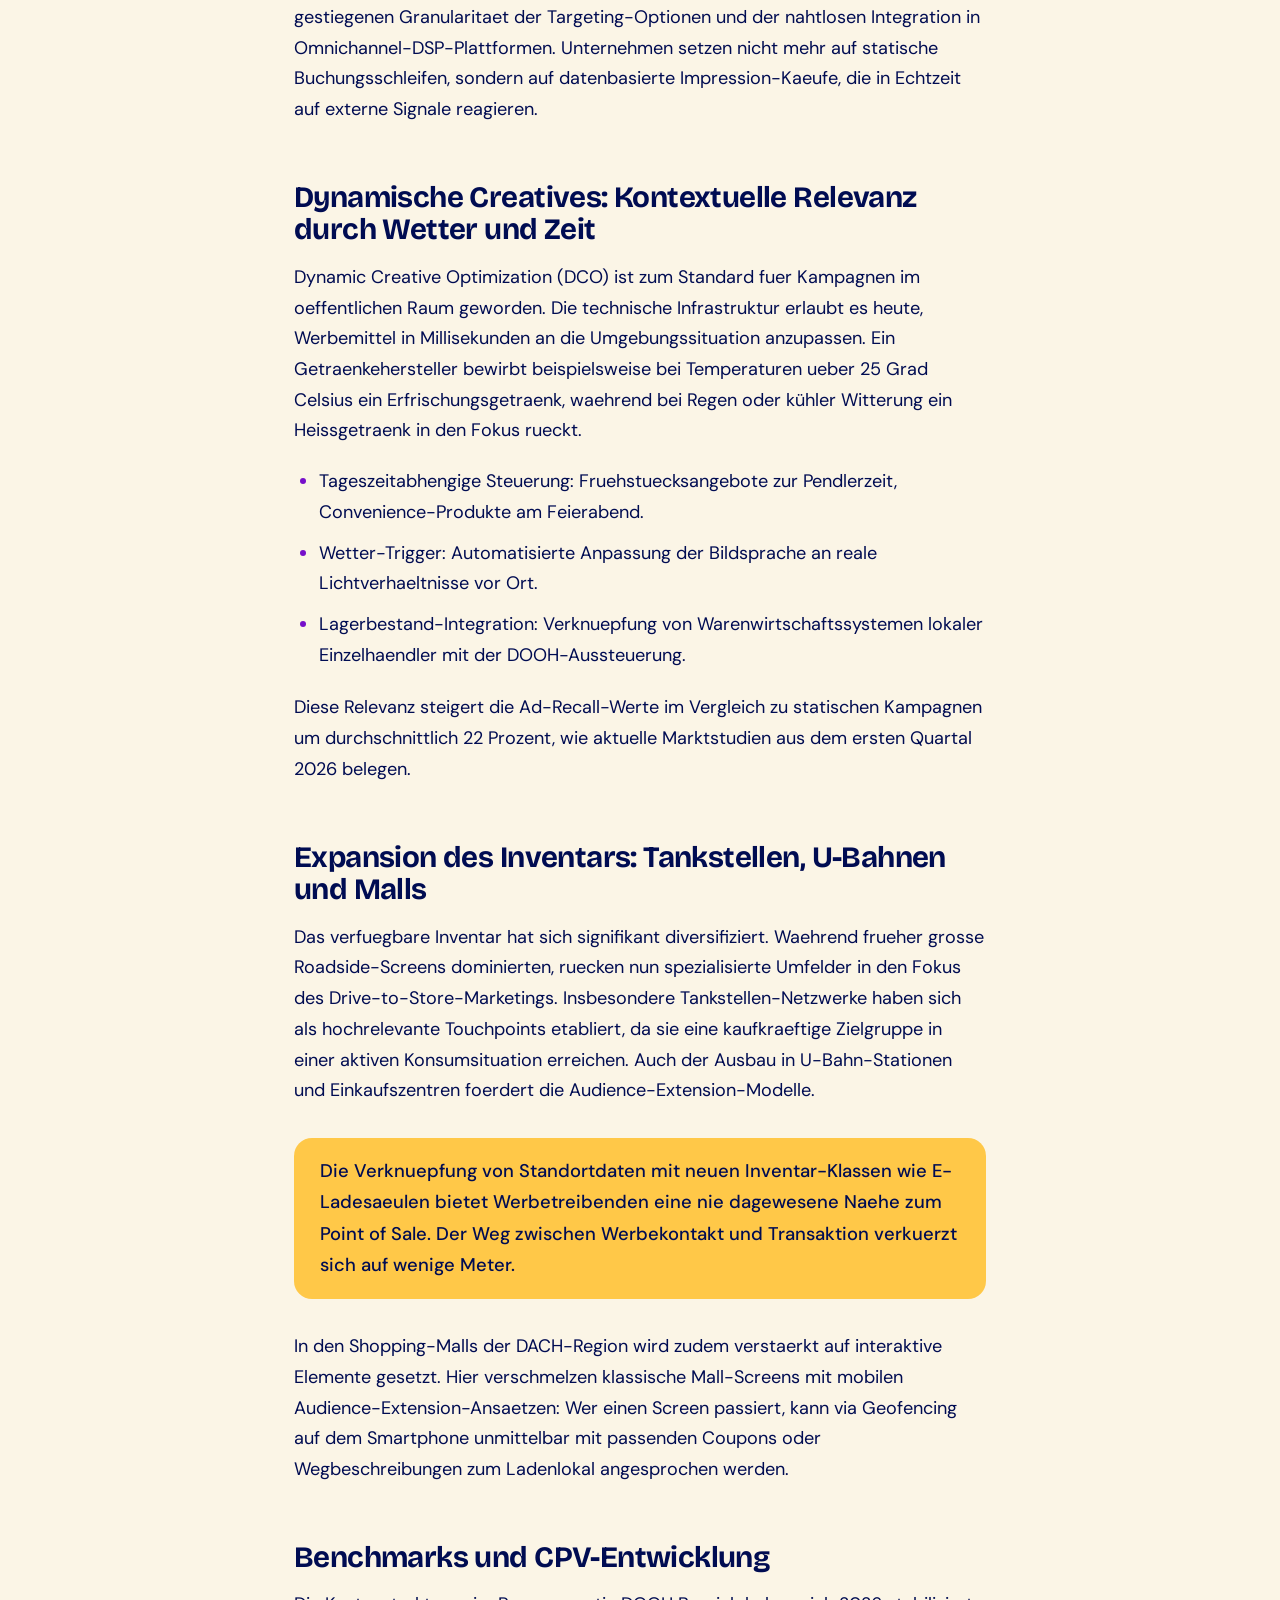
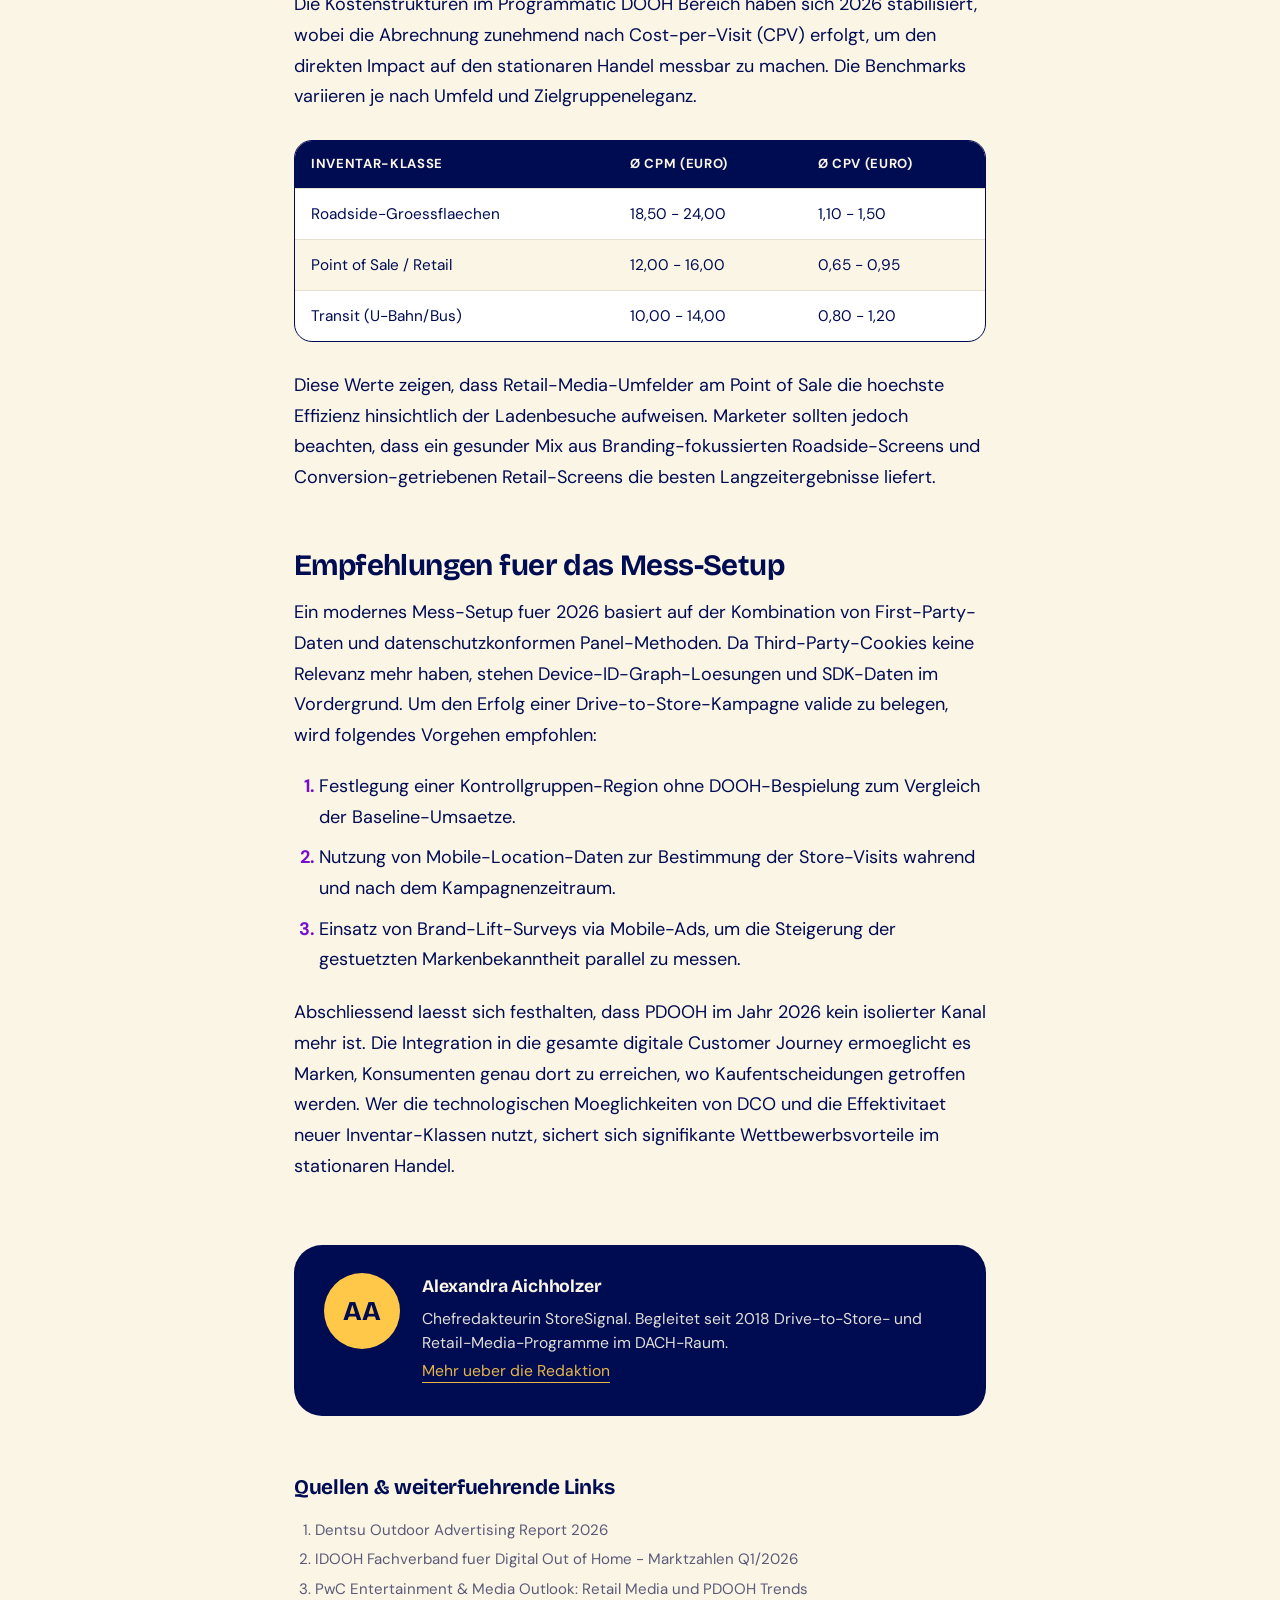
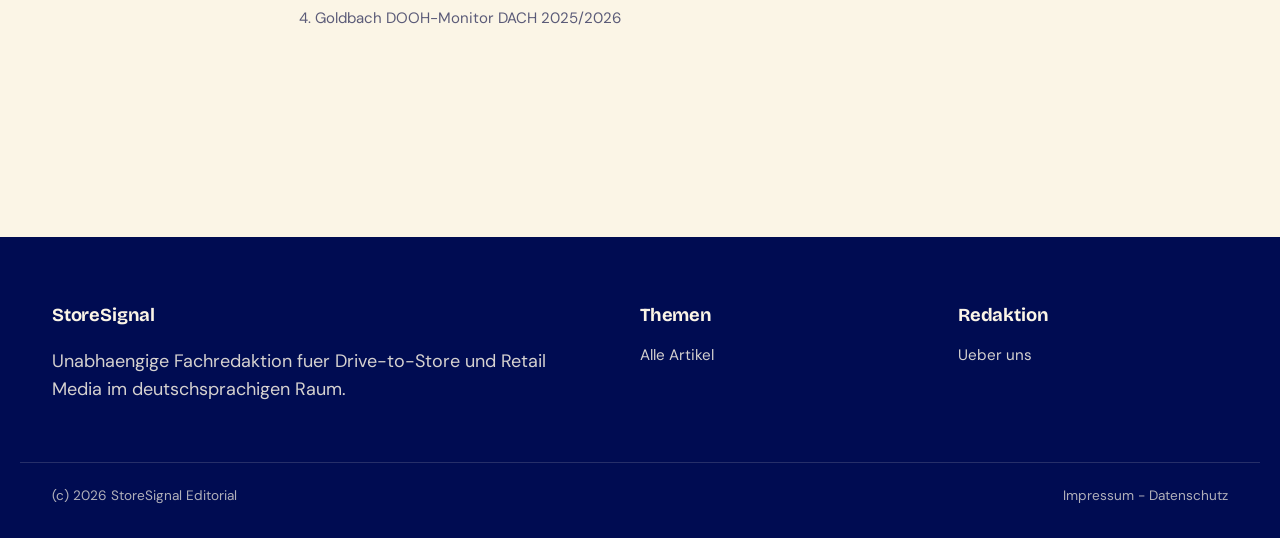
<file: artikel/programmatic-dooh-trends-2026.html>
<!doctype html>
<html lang="de">
<head>
<meta charset="utf-8">
<meta name="viewport" content="width=device-width,initial-scale=1">
<title>Programmatic DOOH Trends 2026: Dynamik und Retail Media Synergien</title>
<meta name="description" content="Analyse der PDOOH-Trends 2026 in der DACH-Region: Dynamische Creatives, neue Inventar-Klassen und aktuelle CPV-Benchmarks im Drive-to-Store-Marketing.">
<link rel="canonical" href="https://nichtagentur.github.io/dts-retail-blog/artikel/programmatic-dooh-trends-2026.html">
<meta property="og:type" content="article">
<meta property="og:title" content="Programmatic DOOH Trends 2026: Dynamik und Retail Media Synergien">
<meta property="og:description" content="Analyse der PDOOH-Trends 2026 in der DACH-Region: Dynamische Creatives, neue Inventar-Klassen und aktuelle CPV-Benchmarks im Drive-to-Store-Marketing.">
<meta property="og:url" content="https://nichtagentur.github.io/dts-retail-blog/artikel/programmatic-dooh-trends-2026.html">
<meta property="og:image" content="https://nichtagentur.github.io/dts-retail-blog/assets/img/programmatic-dooh-trends-2026-hero.png">
<meta property="article:published_time" content="2026-05-06">
<meta property="article:author" content="Alexandra Aichholzer">
<meta name="twitter:card" content="summary_large_image">
<link rel="preconnect" href="https://fonts.googleapis.com">
<link rel="preconnect" href="https://fonts.gstatic.com" crossorigin>
<link rel="stylesheet" href="https://fonts.googleapis.com/css2?family=Bricolage+Grotesque:opsz,wght@12..96,500;12..96,600;12..96,700;12..96,800&family=DM+Sans:wght@400;500;600;700&display=swap">
<link rel="icon" href="../favicon.ico" type="image/png">
<link rel="stylesheet" href="../assets/style.css">
<script type="application/ld+json">
{"@context":"https://schema.org","@type":"Article","headline":"Programmatic DOOH Trends 2026: Dynamik und Retail Media Synergien","description":"Analyse der PDOOH-Trends 2026 in der DACH-Region: Dynamische Creatives, neue Inventar-Klassen und aktuelle CPV-Benchmarks im Drive-to-Store-Marketing.","image":["https://nichtagentur.github.io/dts-retail-blog/assets/img/programmatic-dooh-trends-2026-hero.png"],"datePublished":"2026-05-06","dateModified":"2026-05-06","inLanguage":"de-AT","author":{"@type":"Person","name":"Alexandra Aichholzer","url":"https://nichtagentur.github.io/dts-retail-blog/about.html"},"publisher":{"@type":"Organization","name":"StoreSignal Editorial","url":"https://nichtagentur.github.io/dts-retail-blog/"},"mainEntityOfPage":"https://nichtagentur.github.io/dts-retail-blog/artikel/programmatic-dooh-trends-2026.html"}
</script>
<script type="application/ld+json">
{"@context":"https://schema.org","@type":"BreadcrumbList","itemListElement":[{"@type":"ListItem","position":1,"name":"Startseite","item":"https://nichtagentur.github.io/dts-retail-blog/"},{"@type":"ListItem","position":2,"name":"DOOH","item":"https://nichtagentur.github.io/dts-retail-blog/"},{"@type":"ListItem","position":3,"name":"Programmatic DOOH Trends 2026: Dynamik und Retail Media Synergien"}]}
</script>
</head>
<body>
<a class="skip-link" href="#main">Zum Inhalt springen</a>
<header class="site-header">
  <div class="site-header__inner">
    <a class="brand" href="../">Store<span>Signal</span></a>
    <nav class="site-nav" aria-label="Hauptnavigation">
      <a href="../">Artikel</a>
      <a href="../about.html">Ueber uns</a>
    </nav>
  </div>
</header>

<main id="main">
<article class="article">
  <nav class="article__breadcrumbs" aria-label="Breadcrumb">
    <a href="../">Start</a> &rsaquo; <span>DOOH</span>
  </nav>

  <header class="article__header">
    <span class="article__tag" style="background:var(--c-purple);color:var(--c-cream);">DOOH</span>
    <h1 class="article__title">Programmatic DOOH Trends 2026: Dynamik und Retail Media Synergien</h1>
    <p class="article__lede">Die Digital-out-of-Home-Landschaft im Jahr 2026 ist gepraegt von einer tiefgreifenden Verzahnung zwischen Verkaufsflaechen und datengetriebener Programmatik. Durch dynamische Aussteuerung und verbesserte Messbarkeit wird PDOOH zu einem zentralen Pfeiler moderner Retail-Media-Strategien.</p>
    <div class="article__meta">
      <span><strong>Autorin:</strong> <a href="../about.html">Alexandra Aichholzer</a></span>
      <span><strong>Veroeffentlicht:</strong> 6. Mai 2026</span>
      <span><strong>Auto-generiert:</strong> Auto-Publisher v1</span>
    </div>
  </header>

  <figure class="article__hero">
    <img src="../assets/img/programmatic-dooh-trends-2026-hero.png" alt="DOOH - Symbolbild" width="1600" height="900">
  </figure>

  <div class="article__body">
<h2>Der Status Quo der Programmatik im DACH-Raum 2026</h2><p>Die digitale Aussenwerbung hat im Jahr 2026 den Sprung vom reinen Branding-Kanal zum performance-orientierten Drive-to-Store-Instrument vollzogen. In Deutschland, Oesterreich und der Schweiz entfallen mittlerweile ueber 65 Prozent der DOOH-Umsaetze auf programmatische Buchungen. Dies liegt vor allem an der gestiegenen Granularitaet der Targeting-Optionen und der nahtlosen Integration in Omnichannel-DSP-Plattformen. Unternehmen setzen nicht mehr auf statische Buchungsschleifen, sondern auf datenbasierte Impression-Kaeufe, die in Echtzeit auf externe Signale reagieren.</p><h2>Dynamische Creatives: Kontextuelle Relevanz durch Wetter und Zeit</h2><p>Dynamic Creative Optimization (DCO) ist zum Standard fuer Kampagnen im oeffentlichen Raum geworden. Die technische Infrastruktur erlaubt es heute, Werbemittel in Millisekunden an die Umgebungssituation anzupassen. Ein Getraenkehersteller bewirbt beispielsweise bei Temperaturen ueber 25 Grad Celsius ein Erfrischungsgetraenk, waehrend bei Regen oder kühler Witterung ein Heissgetraenk in den Fokus rueckt.</p><ul><li>Tageszeitabhengige Steuerung: Fruehstuecksangebote zur Pendlerzeit, Convenience-Produkte am Feierabend.</li><li>Wetter-Trigger: Automatisierte Anpassung der Bildsprache an reale Lichtverhaeltnisse vor Ort.</li><li>Lagerbestand-Integration: Verknuepfung von Warenwirtschaftssystemen lokaler Einzelhaendler mit der DOOH-Aussteuerung.</li></ul><p>Diese Relevanz steigert die Ad-Recall-Werte im Vergleich zu statischen Kampagnen um durchschnittlich 22 Prozent, wie aktuelle Marktstudien aus dem ersten Quartal 2026 belegen.</p><h2>Expansion des Inventars: Tankstellen, U-Bahnen und Malls</h2><p>Das verfuegbare Inventar hat sich signifikant diversifiziert. Waehrend frueher grosse Roadside-Screens dominierten, ruecken nun spezialisierte Umfelder in den Fokus des Drive-to-Store-Marketings. Insbesondere Tankstellen-Netzwerke haben sich als hochrelevante Touchpoints etabliert, da sie eine kaufkraeftige Zielgruppe in einer aktiven Konsumsituation erreichen. Auch der Ausbau in U-Bahn-Stationen und Einkaufszentren foerdert die Audience-Extension-Modelle.</p><blockquote>Die Verknuepfung von Standortdaten mit neuen Inventar-Klassen wie E-Ladesaeulen bietet Werbetreibenden eine nie dagewesene Naehe zum Point of Sale. Der Weg zwischen Werbekontakt und Transaktion verkuerzt sich auf wenige Meter.</blockquote><p>In den Shopping-Malls der DACH-Region wird zudem verstaerkt auf interaktive Elemente gesetzt. Hier verschmelzen klassische Mall-Screens mit mobilen Audience-Extension-Ansaetzen: Wer einen Screen passiert, kann via Geofencing auf dem Smartphone unmittelbar mit passenden Coupons oder Wegbeschreibungen zum Ladenlokal angesprochen werden.</p><h2>Benchmarks und CPV-Entwicklung</h2><p>Die Kostenstrukturen im Programmatic DOOH Bereich haben sich 2026 stabilisiert, wobei die Abrechnung zunehmend nach Cost-per-Visit (CPV) erfolgt, um den direkten Impact auf den stationaren Handel messbar zu machen. Die Benchmarks variieren je nach Umfeld und Zielgruppeneleganz.</p><table><thead><tr><th>Inventar-Klasse</th><th>Ø CPM (Euro)</th><th>Ø CPV (Euro)</th></tr></thead><tbody><tr><td>Roadside-Groessflaechen</td><td>18,50 - 24,00</td><td>1,10 - 1,50</td></tr><tr><td>Point of Sale / Retail</td><td>12,00 - 16,00</td><td>0,65 - 0,95</td></tr><tr><td>Transit (U-Bahn/Bus)</td><td>10,00 - 14,00</td><td>0,80 - 1,20</td></tr></tbody></table><p>Diese Werte zeigen, dass Retail-Media-Umfelder am Point of Sale die hoechste Effizienz hinsichtlich der Ladenbesuche aufweisen. Marketer sollten jedoch beachten, dass ein gesunder Mix aus Branding-fokussierten Roadside-Screens und Conversion-getriebenen Retail-Screens die besten Langzeitergebnisse liefert.</p><h2>Empfehlungen fuer das Mess-Setup</h2><p>Ein modernes Mess-Setup fuer 2026 basiert auf der Kombination von First-Party-Daten und datenschutzkonformen Panel-Methoden. Da Third-Party-Cookies keine Relevanz mehr haben, stehen Device-ID-Graph-Loesungen und SDK-Daten im Vordergrund. Um den Erfolg einer Drive-to-Store-Kampagne valide zu belegen, wird folgendes Vorgehen empfohlen:</p><ol><li>Festlegung einer Kontrollgruppen-Region ohne DOOH-Bespielung zum Vergleich der Baseline-Umsaetze.</li><li>Nutzung von Mobile-Location-Daten zur Bestimmung der Store-Visits wahrend und nach dem Kampagnenzeitraum.</li><li>Einsatz von Brand-Lift-Surveys via Mobile-Ads, um die Steigerung der gestuetzten Markenbekanntheit parallel zu messen.</li></ol><p>Abschliessend laesst sich festhalten, dass PDOOH im Jahr 2026 kein isolierter Kanal mehr ist. Die Integration in die gesamte digitale Customer Journey ermoeglicht es Marken, Konsumenten genau dort zu erreichen, wo Kaufentscheidungen getroffen werden. Wer die technologischen Moeglichkeiten von DCO und die Effektivitaet neuer Inventar-Klassen nutzt, sichert sich signifikante Wettbewerbsvorteile im stationaren Handel.</p>
  </div>

  <aside class="author-box">
    <div class="author-box__inner">
      <div class="author-box__avatar" aria-hidden="true">AA</div>
      <div class="author-box__text">
        <strong>Alexandra Aichholzer</strong>
        <p>Chefredakteurin StoreSignal. Begleitet seit 2018 Drive-to-Store- und Retail-Media-Programme im DACH-Raum.</p>
        <p><a href="../about.html">Mehr ueber die Redaktion</a></p>
      </div>
    </div>
  </aside>

  <section class="refs" aria-label="Quellen">
    <h2>Quellen & weiterfuehrende Links</h2>
    <ol><li>Dentsu Outdoor Advertising Report 2026</li><li>IDOOH Fachverband fuer Digital Out of Home - Marktzahlen Q1/2026</li><li>PwC Entertainment &amp; Media Outlook: Retail Media und PDOOH Trends</li><li>Goldbach DOOH-Monitor DACH 2025/2026</li></ol>
  </section>
</article>
</main>

<footer class="site-footer">
  <div class="site-footer__inner">
    <div>
      <h3>StoreSignal</h3>
      <p>Unabhaengige Fachredaktion fuer Drive-to-Store und Retail Media im deutschsprachigen Raum.</p>
    </div>
    <div>
      <h3>Themen</h3>
      <ul>
        <li><a href="../">Alle Artikel</a></li>
      </ul>
    </div>
    <div>
      <h3>Redaktion</h3>
      <ul>
        <li><a href="../about.html">Ueber uns</a></li>
      </ul>
    </div>
  </div>
  <div class="site-footer__legal">
    <span>(c) 2026 StoreSignal Editorial</span>
    <span><a href="../about.html#impressum">Impressum</a> - <a href="../about.html#datenschutz">Datenschutz</a></span>
  </div>
</footer>
</body>
</html>
</file>
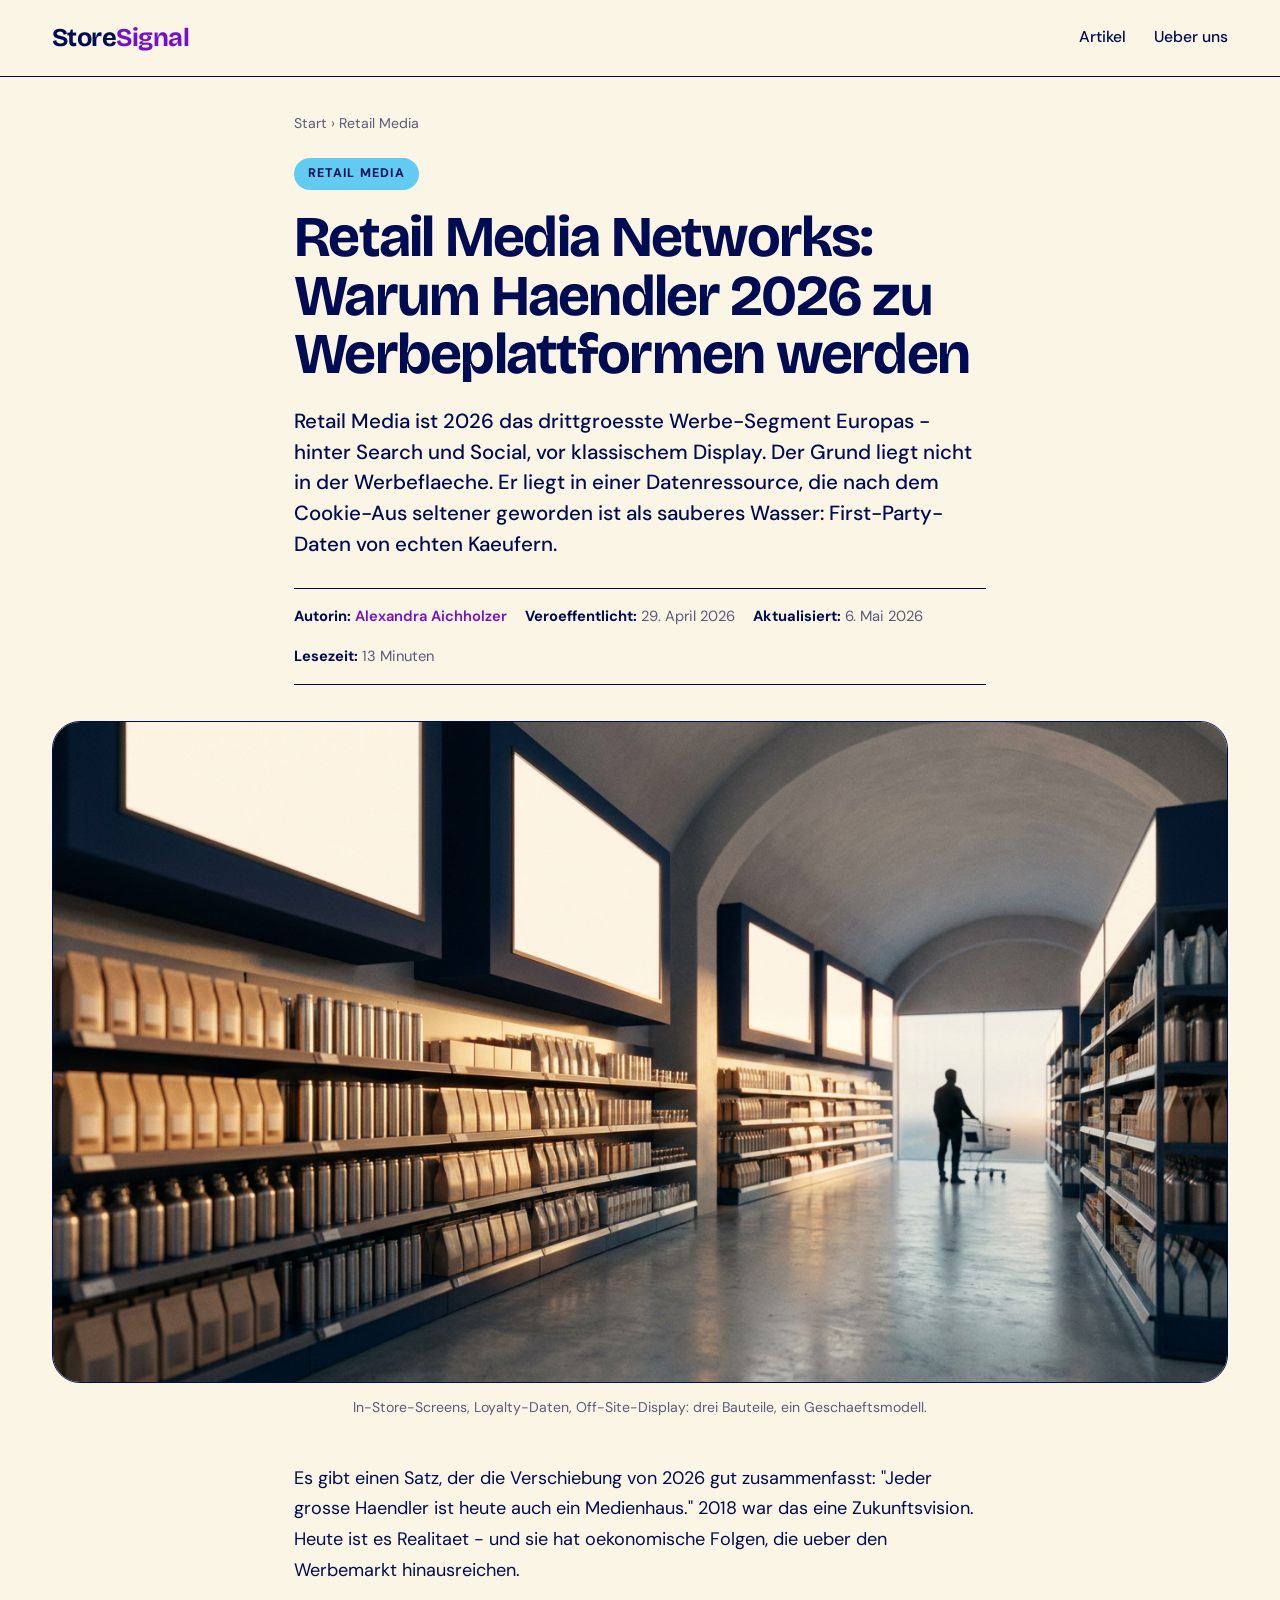
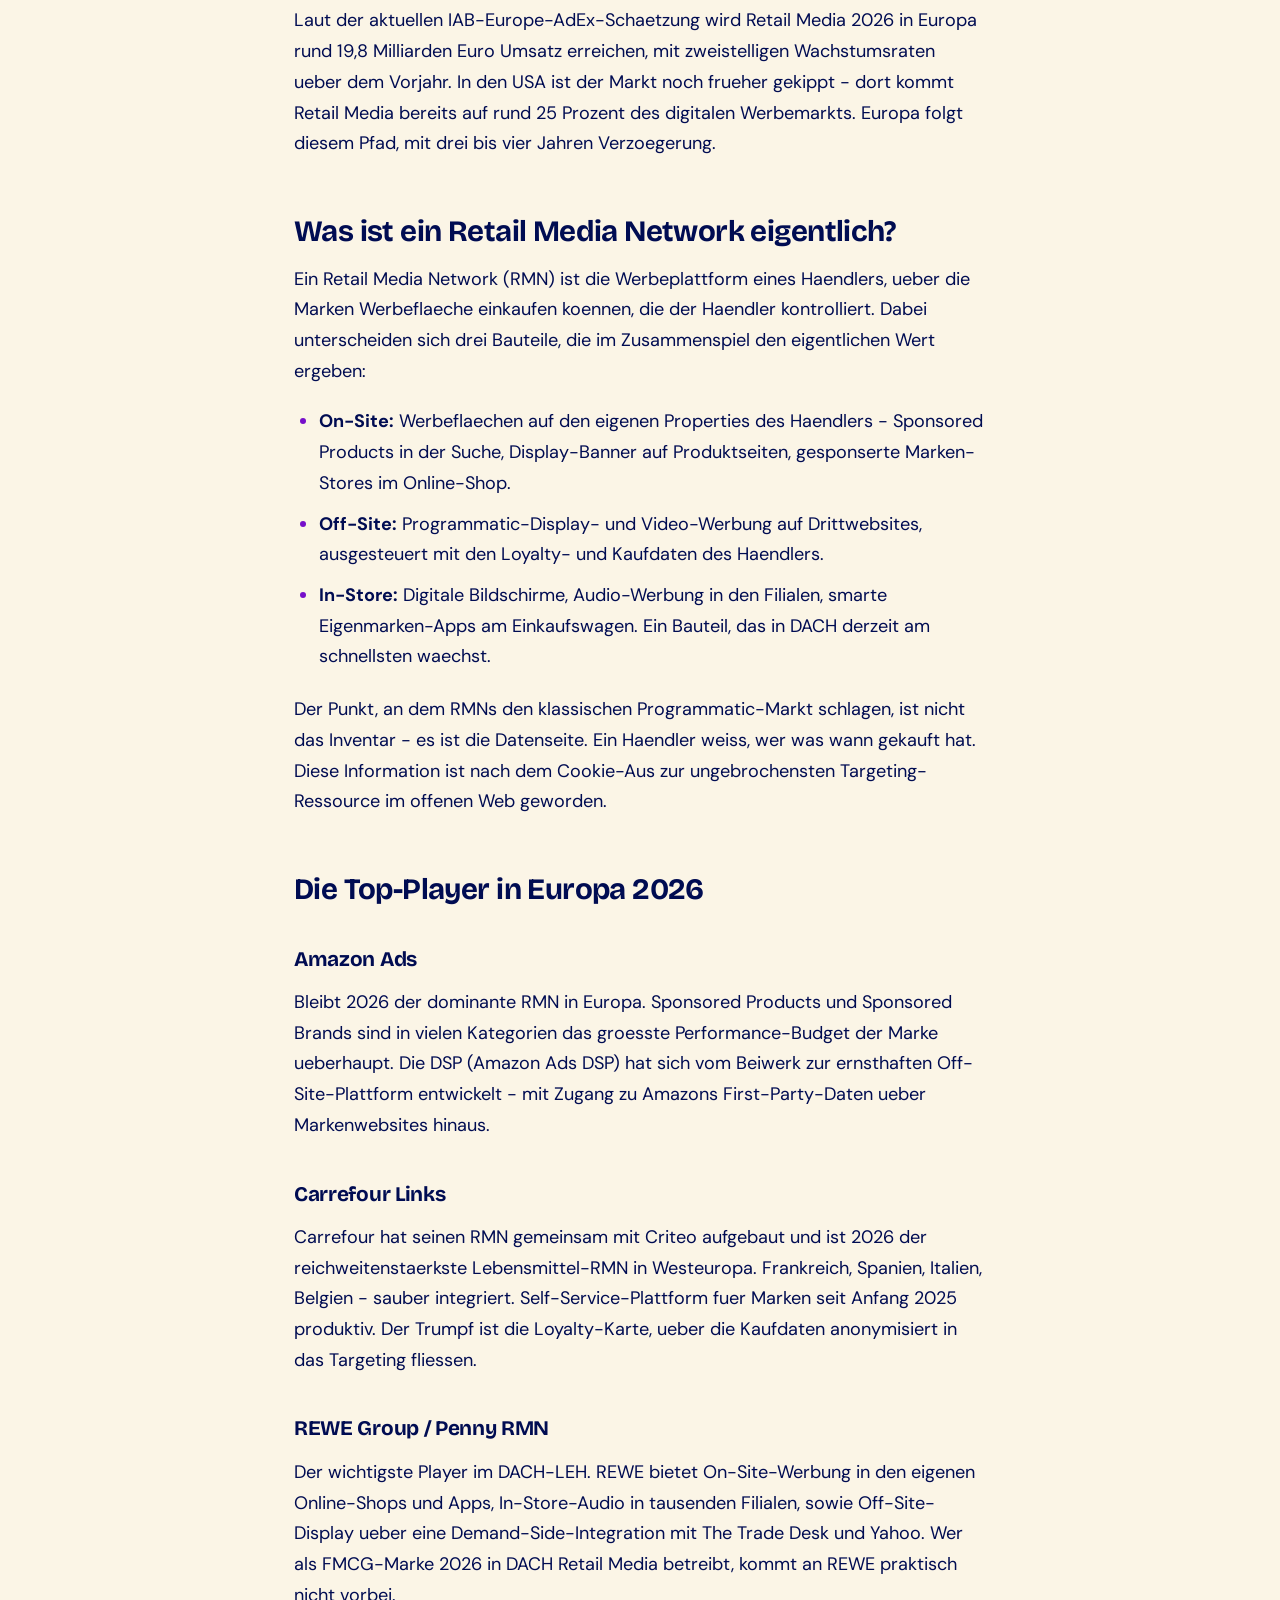
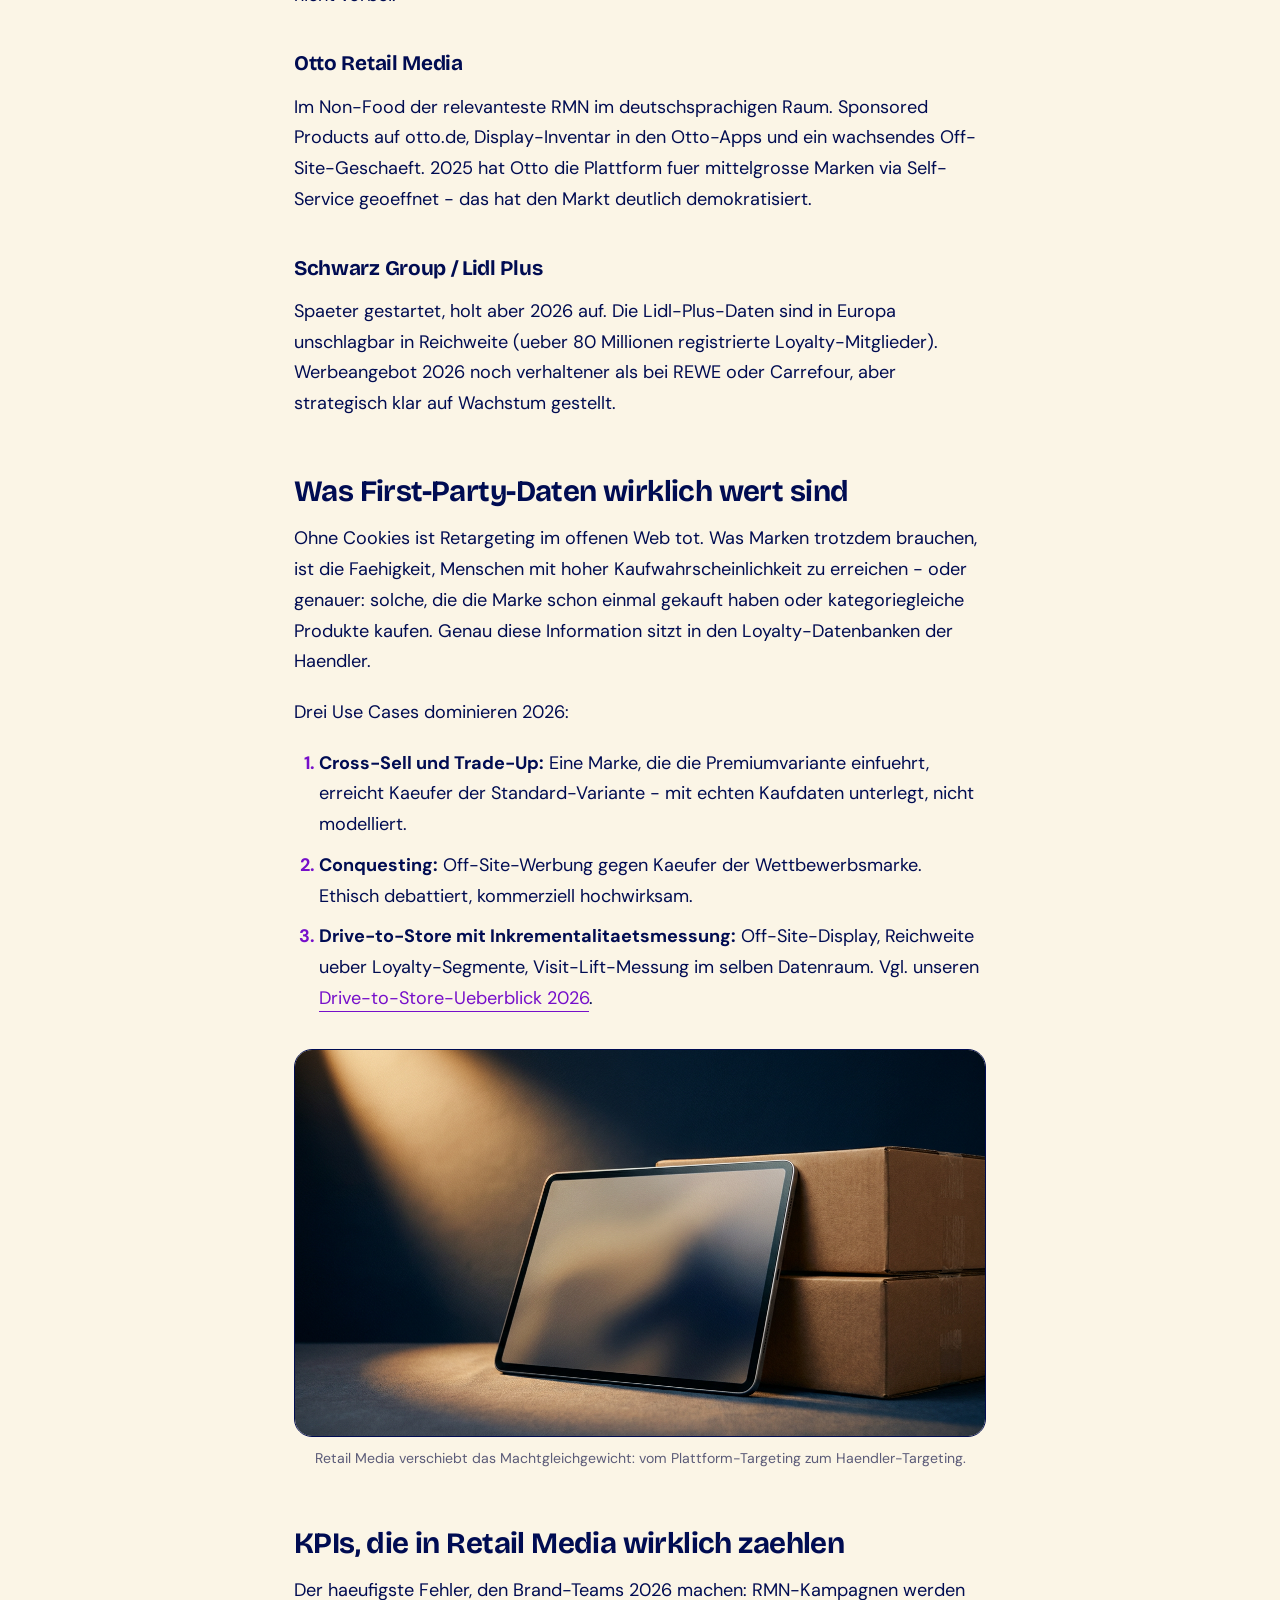
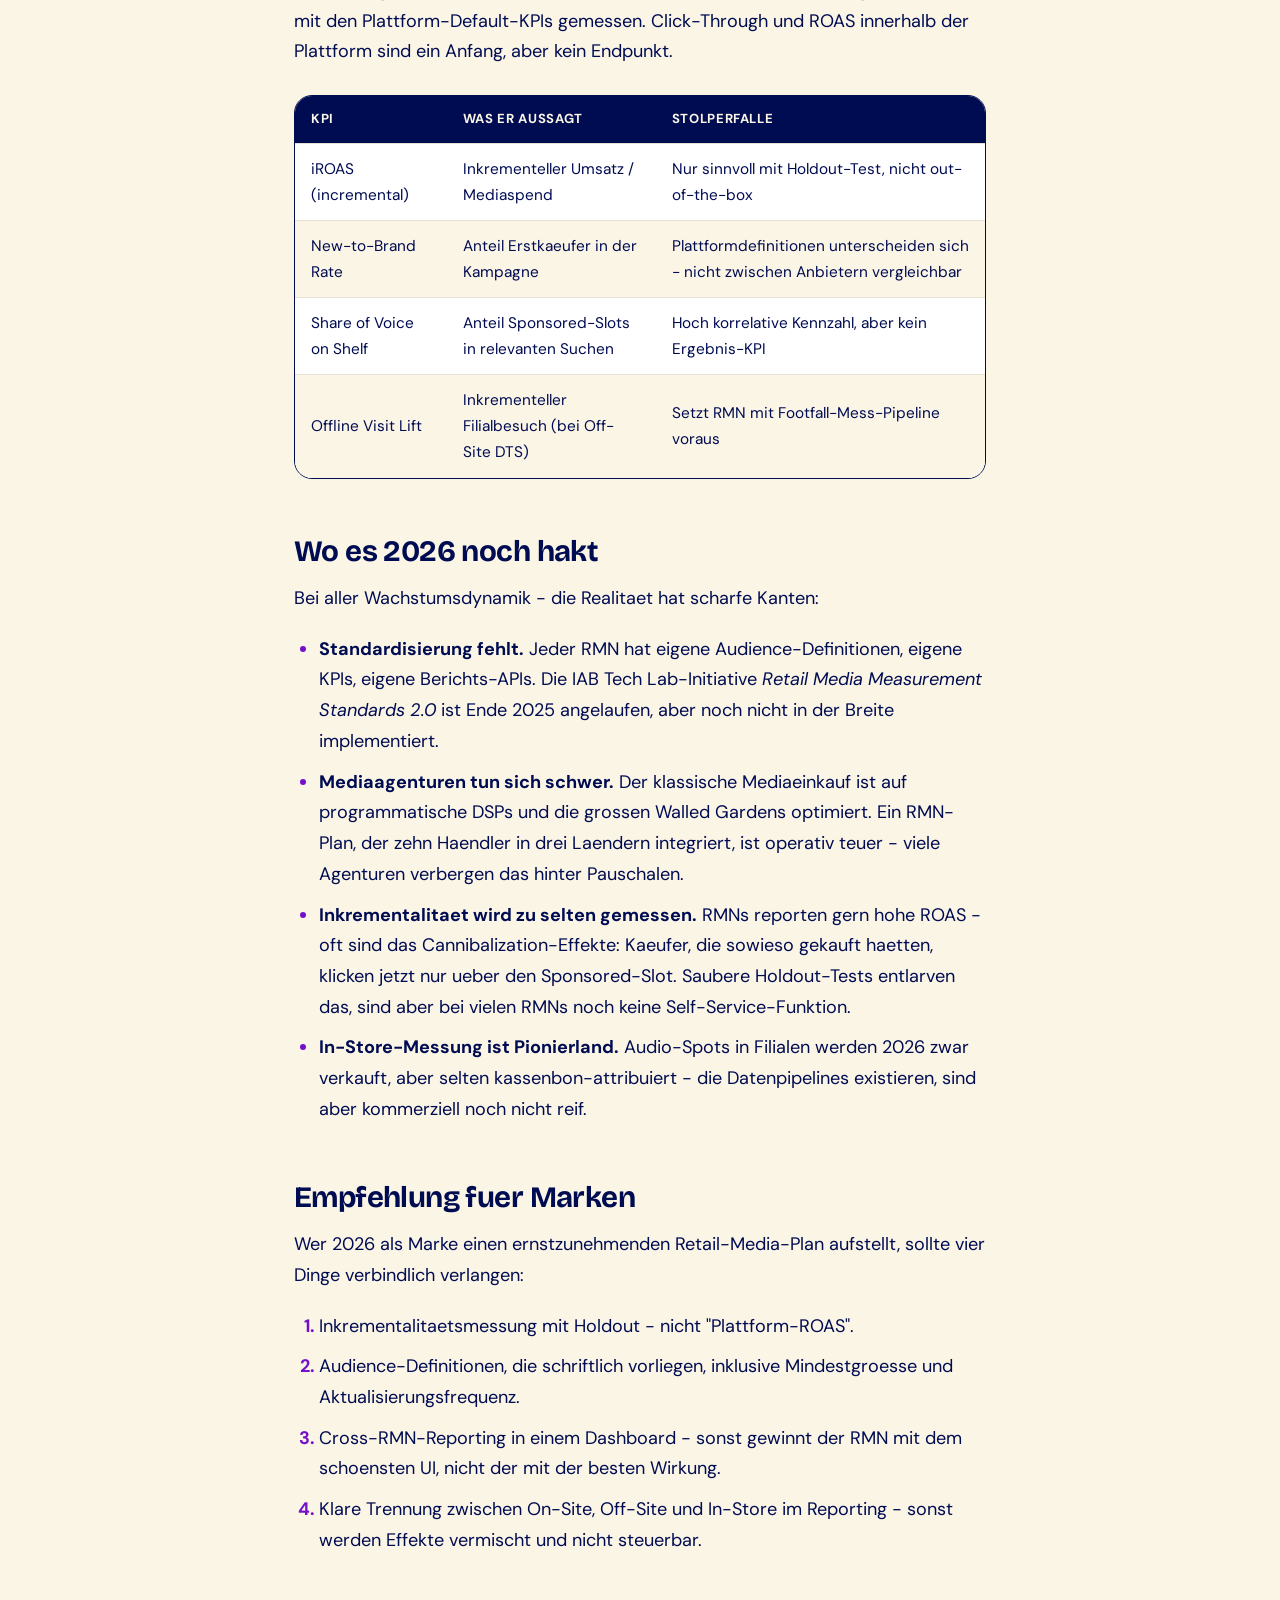
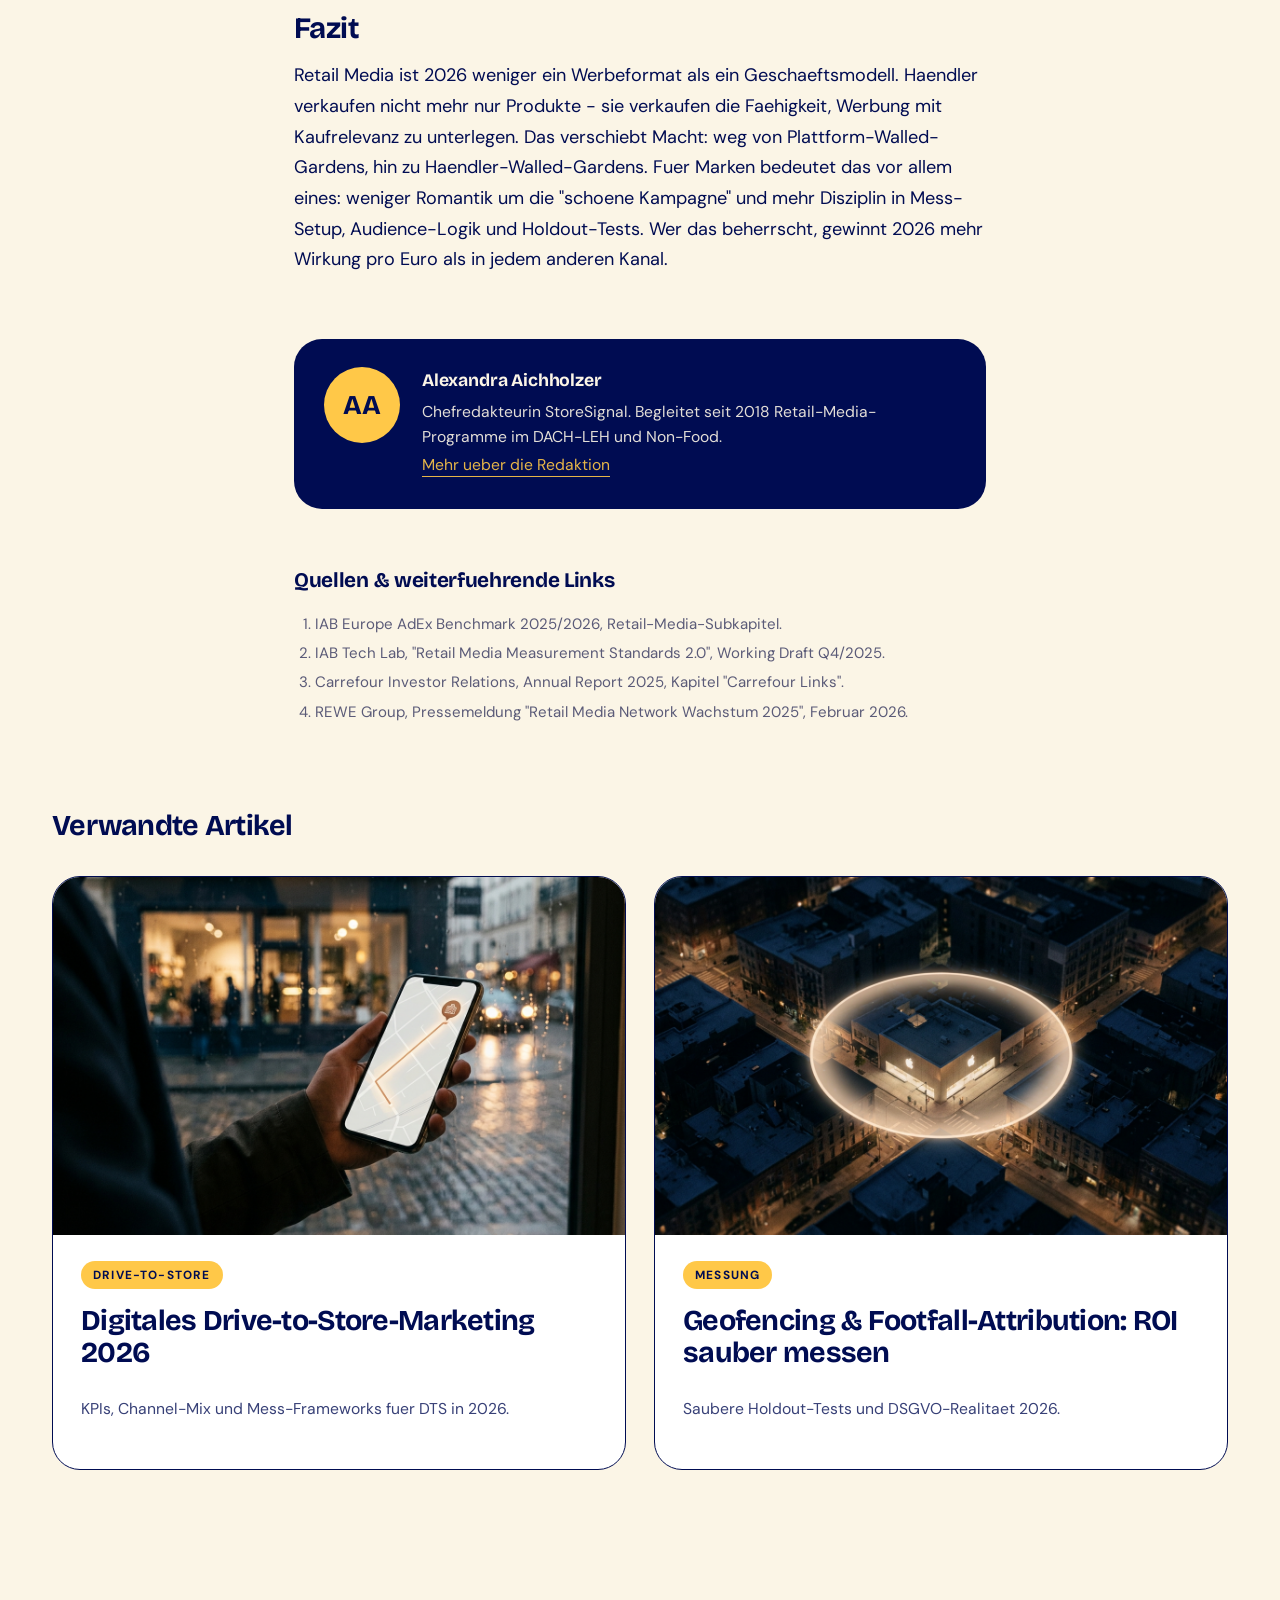
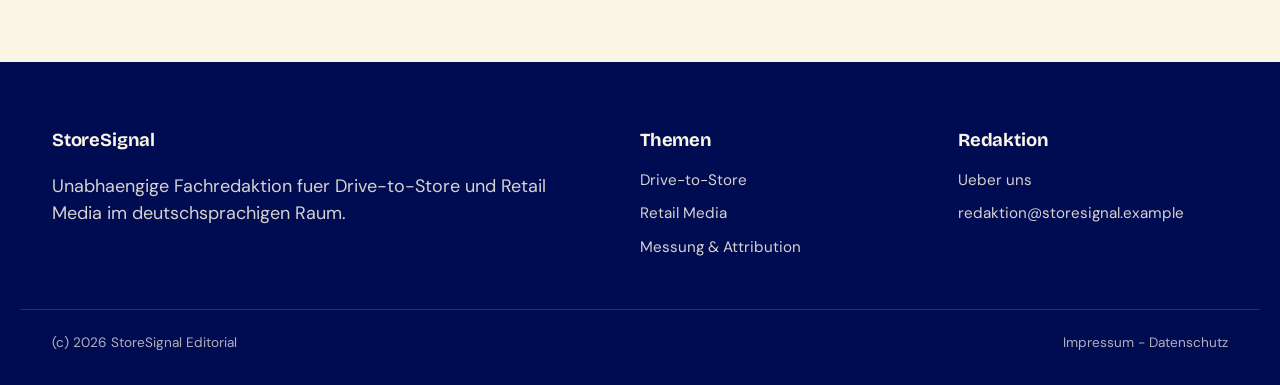
<file: artikel/retail-media-networks.html>
<!doctype html>
<html lang="de">
<head>
<meta charset="utf-8">
<meta name="viewport" content="width=device-width,initial-scale=1">
<title>Retail Media Networks 2026: Warum Haendler zu Werbeplattformen werden</title>
<meta name="description" content="Marktueberblick Retail Media in Europa 2026: Carrefour Links, REWE RMN, Amazon Ads. On-Site, Off-Site, In-Store - was First-Party-Data wirklich wert ist.">
<link rel="canonical" href="https://nichtagentur.github.io/dts-retail-blog/artikel/retail-media-networks.html">
<meta property="og:type" content="article">
<meta property="og:title" content="Retail Media Networks 2026: Warum Haendler zu Werbeplattformen werden">
<meta property="og:description" content="Marktueberblick Retail Media in Europa 2026 - Plattformen, KPIs, Realitaet im DACH-Raum.">
<meta property="og:url" content="https://nichtagentur.github.io/dts-retail-blog/artikel/retail-media-networks.html">
<meta property="og:image" content="https://nichtagentur.github.io/dts-retail-blog/assets/img/article2-hero.png">
<meta property="article:published_time" content="2026-04-29">
<meta property="article:author" content="Alexandra Aichholzer">
<meta name="twitter:card" content="summary_large_image">
<link rel="preconnect" href="https://fonts.googleapis.com">
<link rel="preconnect" href="https://fonts.gstatic.com" crossorigin>
<link rel="stylesheet" href="https://fonts.googleapis.com/css2?family=Bricolage+Grotesque:opsz,wght@12..96,500;12..96,600;12..96,700;12..96,800&family=DM+Sans:wght@400;500;600;700&display=swap">
<link rel="icon" href="../favicon.ico" type="image/png">
<link rel="stylesheet" href="../assets/style.css">
<link rel="preload" as="image" href="../assets/img/article2-hero.png">
<script type="application/ld+json">
{
  "@context": "https://schema.org",
  "@type": "Article",
  "headline": "Retail Media Networks: Warum Haendler 2026 zu Werbeplattformen werden",
  "description": "Marktueberblick Retail Media in Europa 2026 - Plattformen, KPIs, Realitaet im DACH-Raum.",
  "image": ["https://nichtagentur.github.io/dts-retail-blog/assets/img/article2-hero.png"],
  "datePublished": "2026-04-29",
  "dateModified": "2026-05-06",
  "inLanguage": "de-AT",
  "author": {"@type": "Person", "name": "Alexandra Aichholzer", "url": "https://nichtagentur.github.io/dts-retail-blog/about.html"},
  "publisher": {"@type": "Organization", "name": "StoreSignal Editorial", "url": "https://nichtagentur.github.io/dts-retail-blog/"},
  "mainEntityOfPage": "https://nichtagentur.github.io/dts-retail-blog/artikel/retail-media-networks.html",
  "keywords": "Retail Media, Retail Media Network, RMN, On-Site Advertising, Off-Site Advertising, Sponsored Products"
}
</script>
<script type="application/ld+json">
{
  "@context": "https://schema.org",
  "@type": "BreadcrumbList",
  "itemListElement": [
    {"@type": "ListItem", "position": 1, "name": "Startseite", "item": "https://nichtagentur.github.io/dts-retail-blog/"},
    {"@type": "ListItem", "position": 2, "name": "Retail Media", "item": "https://nichtagentur.github.io/dts-retail-blog/"},
    {"@type": "ListItem", "position": 3, "name": "Retail Media Networks 2026"}
  ]
}
</script>
</head>
<body>
<a class="skip-link" href="#main">Zum Inhalt springen</a>
<header class="site-header">
  <div class="site-header__inner">
    <a class="brand" href="../">Store<span>Signal</span></a>
    <nav class="site-nav" aria-label="Hauptnavigation">
      <a href="../">Artikel</a>
      <a href="../about.html">Ueber uns</a>
    </nav>
  </div>
</header>

<main id="main">
<article class="article">
  <nav class="article__breadcrumbs" aria-label="Breadcrumb">
    <a href="../">Start</a> &rsaquo; <span>Retail Media</span>
  </nav>

  <header class="article__header">
    <span class="article__tag" style="background:var(--c-cyan);color:var(--c-navy);">Retail Media</span>
    <h1 class="article__title">Retail Media Networks: Warum Haendler 2026 zu Werbeplattformen werden</h1>
    <p class="article__lede">Retail Media ist 2026 das drittgroesste Werbe-Segment Europas - hinter Search und Social, vor klassischem Display. Der Grund liegt nicht in der Werbeflaeche. Er liegt in einer Datenressource, die nach dem Cookie-Aus seltener geworden ist als sauberes Wasser: First-Party-Daten von echten Kaeufern.</p>
    <div class="article__meta">
      <span><strong>Autorin:</strong> <a href="../about.html">Alexandra Aichholzer</a></span>
      <span><strong>Veroeffentlicht:</strong> 29. April 2026</span>
      <span><strong>Aktualisiert:</strong> 6. Mai 2026</span>
      <span><strong>Lesezeit:</strong> 13 Minuten</span>
    </div>
  </header>

  <figure class="article__hero">
    <img src="../assets/img/article2-hero.png" alt="Supermarkt-Gang mit grossen digitalen Bildschirmen ueber den Regalen" width="1600" height="900">
    <figcaption>In-Store-Screens, Loyalty-Daten, Off-Site-Display: drei Bauteile, ein Geschaeftsmodell.</figcaption>
  </figure>

  <div class="article__body">
    <p>Es gibt einen Satz, der die Verschiebung von 2026 gut zusammenfasst: "Jeder grosse Haendler ist heute auch ein Medienhaus." 2018 war das eine Zukunftsvision. Heute ist es Realitaet - und sie hat oekonomische Folgen, die ueber den Werbemarkt hinausreichen.</p>

    <p>Laut der aktuellen IAB-Europe-AdEx-Schaetzung wird Retail Media 2026 in Europa rund 19,8 Milliarden Euro Umsatz erreichen, mit zweistelligen Wachstumsraten ueber dem Vorjahr. In den USA ist der Markt noch frueher gekippt - dort kommt Retail Media bereits auf rund 25 Prozent des digitalen Werbemarkts. Europa folgt diesem Pfad, mit drei bis vier Jahren Verzoegerung.</p>

    <h2>Was ist ein Retail Media Network eigentlich?</h2>
    <p>Ein Retail Media Network (RMN) ist die Werbeplattform eines Haendlers, ueber die Marken Werbeflaeche einkaufen koennen, die der Haendler kontrolliert. Dabei unterscheiden sich drei Bauteile, die im Zusammenspiel den eigentlichen Wert ergeben:</p>
    <ul>
      <li><strong>On-Site:</strong> Werbeflaechen auf den eigenen Properties des Haendlers - Sponsored Products in der Suche, Display-Banner auf Produktseiten, gesponserte Marken-Stores im Online-Shop.</li>
      <li><strong>Off-Site:</strong> Programmatic-Display- und Video-Werbung auf Drittwebsites, ausgesteuert mit den Loyalty- und Kaufdaten des Haendlers.</li>
      <li><strong>In-Store:</strong> Digitale Bildschirme, Audio-Werbung in den Filialen, smarte Eigenmarken-Apps am Einkaufswagen. Ein Bauteil, das in DACH derzeit am schnellsten waechst.</li>
    </ul>
    <p>Der Punkt, an dem RMNs den klassischen Programmatic-Markt schlagen, ist nicht das Inventar - es ist die Datenseite. Ein Haendler weiss, wer was wann gekauft hat. Diese Information ist nach dem Cookie-Aus zur ungebrochensten Targeting-Ressource im offenen Web geworden.</p>

    <h2>Die Top-Player in Europa 2026</h2>

    <h3>Amazon Ads</h3>
    <p>Bleibt 2026 der dominante RMN in Europa. Sponsored Products und Sponsored Brands sind in vielen Kategorien das groesste Performance-Budget der Marke ueberhaupt. Die DSP (Amazon Ads DSP) hat sich vom Beiwerk zur ernsthaften Off-Site-Plattform entwickelt - mit Zugang zu Amazons First-Party-Daten ueber Markenwebsites hinaus.</p>

    <h3>Carrefour Links</h3>
    <p>Carrefour hat seinen RMN gemeinsam mit Criteo aufgebaut und ist 2026 der reichweitenstaerkste Lebensmittel-RMN in Westeuropa. Frankreich, Spanien, Italien, Belgien - sauber integriert. Self-Service-Plattform fuer Marken seit Anfang 2025 produktiv. Der Trumpf ist die Loyalty-Karte, ueber die Kaufdaten anonymisiert in das Targeting fliessen.</p>

    <h3>REWE Group / Penny RMN</h3>
    <p>Der wichtigste Player im DACH-LEH. REWE bietet On-Site-Werbung in den eigenen Online-Shops und Apps, In-Store-Audio in tausenden Filialen, sowie Off-Site-Display ueber eine Demand-Side-Integration mit The Trade Desk und Yahoo. Wer als FMCG-Marke 2026 in DACH Retail Media betreibt, kommt an REWE praktisch nicht vorbei.</p>

    <h3>Otto Retail Media</h3>
    <p>Im Non-Food der relevanteste RMN im deutschsprachigen Raum. Sponsored Products auf otto.de, Display-Inventar in den Otto-Apps und ein wachsendes Off-Site-Geschaeft. 2025 hat Otto die Plattform fuer mittelgrosse Marken via Self-Service geoeffnet - das hat den Markt deutlich demokratisiert.</p>

    <h3>Schwarz Group / Lidl Plus</h3>
    <p>Spaeter gestartet, holt aber 2026 auf. Die Lidl-Plus-Daten sind in Europa unschlagbar in Reichweite (ueber 80 Millionen registrierte Loyalty-Mitglieder). Werbeangebot 2026 noch verhaltener als bei REWE oder Carrefour, aber strategisch klar auf Wachstum gestellt.</p>

    <h2>Was First-Party-Daten wirklich wert sind</h2>
    <p>Ohne Cookies ist Retargeting im offenen Web tot. Was Marken trotzdem brauchen, ist die Faehigkeit, Menschen mit hoher Kaufwahrscheinlichkeit zu erreichen - oder genauer: solche, die die Marke schon einmal gekauft haben oder kategoriegleiche Produkte kaufen. Genau diese Information sitzt in den Loyalty-Datenbanken der Haendler.</p>
    <p>Drei Use Cases dominieren 2026:</p>
    <ol>
      <li><strong>Cross-Sell und Trade-Up:</strong> Eine Marke, die die Premiumvariante einfuehrt, erreicht Kaeufer der Standard-Variante - mit echten Kaufdaten unterlegt, nicht modelliert.</li>
      <li><strong>Conquesting:</strong> Off-Site-Werbung gegen Kaeufer der Wettbewerbsmarke. Ethisch debattiert, kommerziell hochwirksam.</li>
      <li><strong>Drive-to-Store mit Inkrementalitaetsmessung:</strong> Off-Site-Display, Reichweite ueber Loyalty-Segmente, Visit-Lift-Messung im selben Datenraum. Vgl. unseren <a href="drive-to-store-2026.html">Drive-to-Store-Ueberblick 2026</a>.</li>
    </ol>

    <figure>
      <img src="../assets/img/article2-inline.png" alt="Tablet vor einem Stapel Versandkartons - Symbolbild fuer die Verbindung von Online-Werbung und stationaerem Handel" width="1600" height="900" loading="lazy">
      <figcaption>Retail Media verschiebt das Machtgleichgewicht: vom Plattform-Targeting zum Haendler-Targeting.</figcaption>
    </figure>

    <h2>KPIs, die in Retail Media wirklich zaehlen</h2>
    <p>Der haeufigste Fehler, den Brand-Teams 2026 machen: RMN-Kampagnen werden mit den Plattform-Default-KPIs gemessen. Click-Through und ROAS innerhalb der Plattform sind ein Anfang, aber kein Endpunkt.</p>
    <table>
      <thead><tr><th>KPI</th><th>Was er aussagt</th><th>Stolperfalle</th></tr></thead>
      <tbody>
        <tr><td>iROAS (incremental)</td><td>Inkrementeller Umsatz / Mediaspend</td><td>Nur sinnvoll mit Holdout-Test, nicht out-of-the-box</td></tr>
        <tr><td>New-to-Brand Rate</td><td>Anteil Erstkaeufer in der Kampagne</td><td>Plattformdefinitionen unterscheiden sich - nicht zwischen Anbietern vergleichbar</td></tr>
        <tr><td>Share of Voice on Shelf</td><td>Anteil Sponsored-Slots in relevanten Suchen</td><td>Hoch korrelative Kennzahl, aber kein Ergebnis-KPI</td></tr>
        <tr><td>Offline Visit Lift</td><td>Inkrementeller Filialbesuch (bei Off-Site DTS)</td><td>Setzt RMN mit Footfall-Mess-Pipeline voraus</td></tr>
      </tbody>
    </table>

    <h2>Wo es 2026 noch hakt</h2>
    <p>Bei aller Wachstumsdynamik - die Realitaet hat scharfe Kanten:</p>
    <ul>
      <li><strong>Standardisierung fehlt.</strong> Jeder RMN hat eigene Audience-Definitionen, eigene KPIs, eigene Berichts-APIs. Die IAB Tech Lab-Initiative <em>Retail Media Measurement Standards 2.0</em> ist Ende 2025 angelaufen, aber noch nicht in der Breite implementiert.</li>
      <li><strong>Mediaagenturen tun sich schwer.</strong> Der klassische Mediaeinkauf ist auf programmatische DSPs und die grossen Walled Gardens optimiert. Ein RMN-Plan, der zehn Haendler in drei Laendern integriert, ist operativ teuer - viele Agenturen verbergen das hinter Pauschalen.</li>
      <li><strong>Inkrementalitaet wird zu selten gemessen.</strong> RMNs reporten gern hohe ROAS - oft sind das Cannibalization-Effekte: Kaeufer, die sowieso gekauft haetten, klicken jetzt nur ueber den Sponsored-Slot. Saubere Holdout-Tests entlarven das, sind aber bei vielen RMNs noch keine Self-Service-Funktion.</li>
      <li><strong>In-Store-Messung ist Pionierland.</strong> Audio-Spots in Filialen werden 2026 zwar verkauft, aber selten kassenbon-attribuiert - die Datenpipelines existieren, sind aber kommerziell noch nicht reif.</li>
    </ul>

    <h2>Empfehlung fuer Marken</h2>
    <p>Wer 2026 als Marke einen ernstzunehmenden Retail-Media-Plan aufstellt, sollte vier Dinge verbindlich verlangen:</p>
    <ol>
      <li>Inkrementalitaetsmessung mit Holdout - nicht "Plattform-ROAS".</li>
      <li>Audience-Definitionen, die schriftlich vorliegen, inklusive Mindestgroesse und Aktualisierungsfrequenz.</li>
      <li>Cross-RMN-Reporting in einem Dashboard - sonst gewinnt der RMN mit dem schoensten UI, nicht der mit der besten Wirkung.</li>
      <li>Klare Trennung zwischen On-Site, Off-Site und In-Store im Reporting - sonst werden Effekte vermischt und nicht steuerbar.</li>
    </ol>

    <h2>Fazit</h2>
    <p>Retail Media ist 2026 weniger ein Werbeformat als ein Geschaeftsmodell. Haendler verkaufen nicht mehr nur Produkte - sie verkaufen die Faehigkeit, Werbung mit Kaufrelevanz zu unterlegen. Das verschiebt Macht: weg von Plattform-Walled-Gardens, hin zu Haendler-Walled-Gardens. Fuer Marken bedeutet das vor allem eines: weniger Romantik um die "schoene Kampagne" und mehr Disziplin in Mess-Setup, Audience-Logik und Holdout-Tests. Wer das beherrscht, gewinnt 2026 mehr Wirkung pro Euro als in jedem anderen Kanal.</p>
  </div>

  <aside class="author-box">
    <div class="author-box__inner">
      <div class="author-box__avatar" aria-hidden="true">AA</div>
      <div class="author-box__text">
        <strong>Alexandra Aichholzer</strong>
        <p>Chefredakteurin StoreSignal. Begleitet seit 2018 Retail-Media-Programme im DACH-LEH und Non-Food.</p>
        <p><a href="../about.html">Mehr ueber die Redaktion</a></p>
      </div>
    </div>
  </aside>

  <section class="refs" aria-label="Quellen">
    <h2>Quellen & weiterfuehrende Links</h2>
    <ol>
      <li>IAB Europe AdEx Benchmark 2025/2026, Retail-Media-Subkapitel.</li>
      <li>IAB Tech Lab, "Retail Media Measurement Standards 2.0", Working Draft Q4/2025.</li>
      <li>Carrefour Investor Relations, Annual Report 2025, Kapitel "Carrefour Links".</li>
      <li>REWE Group, Pressemeldung "Retail Media Network Wachstum 2025", Februar 2026.</li>
    </ol>
  </section>

  <section class="related" aria-label="Verwandte Artikel">
    <h2>Verwandte Artikel</h2>
    <div class="cards">
      <article class="card">
        <a href="drive-to-store-2026.html" class="card__media" aria-hidden="true" tabindex="-1">
          <img src="../assets/img/article1-hero.png" alt="" width="640" height="360" loading="lazy">
        </a>
        <div class="card__body">
          <span class="card__tag">Drive-to-Store</span>
          <h2 class="card__title"><a href="drive-to-store-2026.html">Digitales Drive-to-Store-Marketing 2026</a></h2>
          <p class="card__excerpt">KPIs, Channel-Mix und Mess-Frameworks fuer DTS in 2026.</p>
        </div>
      </article>
      <article class="card">
        <a href="geofencing-roi-messen.html" class="card__media" aria-hidden="true" tabindex="-1">
          <img src="../assets/img/article3-hero.png" alt="" width="640" height="360" loading="lazy">
        </a>
        <div class="card__body">
          <span class="card__tag">Messung</span>
          <h2 class="card__title"><a href="geofencing-roi-messen.html">Geofencing & Footfall-Attribution: ROI sauber messen</a></h2>
          <p class="card__excerpt">Saubere Holdout-Tests und DSGVO-Realitaet 2026.</p>
        </div>
      </article>
    </div>
  </section>
</article>
</main>

<footer class="site-footer">
  <div class="site-footer__inner">
    <div>
      <h3>StoreSignal</h3>
      <p>Unabhaengige Fachredaktion fuer Drive-to-Store und Retail Media im deutschsprachigen Raum.</p>
    </div>
    <div>
      <h3>Themen</h3>
      <ul>
        <li><a href="drive-to-store-2026.html">Drive-to-Store</a></li>
        <li><a href="retail-media-networks.html">Retail Media</a></li>
        <li><a href="geofencing-roi-messen.html">Messung & Attribution</a></li>
      </ul>
    </div>
    <div>
      <h3>Redaktion</h3>
      <ul>
        <li><a href="../about.html">Ueber uns</a></li>
        <li><a href="mailto:redaktion@storesignal.example">redaktion@storesignal.example</a></li>
      </ul>
    </div>
  </div>
  <div class="site-footer__legal">
    <span>(c) 2026 StoreSignal Editorial</span>
    <span><a href="../about.html#impressum">Impressum</a> - <a href="../about.html#datenschutz">Datenschutz</a></span>
  </div>
</footer>
</body>
</html>
</file>
<file: assets/style.css>
/* StoreSignal - Shopfully-inspired design system */
:root {
  --c-navy: #000C52;
  --c-cream: #FBF5E6;
  --c-white: #ffffff;
  --c-purple: #760FCA;
  --c-yellow: #FFC848;
  --c-cyan: #61CBF2;
  --c-coral: #FF5255;
  --c-muted: #5b5b78;
  --c-line: #e5e0d2;
  --shadow: 0 8px 28px rgba(0, 12, 82, 0.10);
  --radius: 18px;
  --radius-lg: 28px;
  --maxw: 1240px;
  --readw: 740px;
  --font-display: "Bricolage Grotesque", "Komplekt", "Space Grotesk", system-ui, sans-serif;
  --font-body: "DM Sans", system-ui, -apple-system, "Segoe UI", Roboto, Helvetica, Arial, sans-serif;
}

* { box-sizing: border-box; }
html { scroll-behavior: smooth; }
body {
  margin: 0;
  background: var(--c-cream);
  color: var(--c-navy);
  font-family: var(--font-body);
  font-size: 18px;
  line-height: 1.55;
  -webkit-font-smoothing: antialiased;
  text-rendering: optimizeLegibility;
}
@media (prefers-reduced-motion: reduce) {
  *, *::before, *::after { animation: none !important; transition: none !important; }
}
img { max-width: 100%; height: auto; display: block; }
a { color: var(--c-purple); text-decoration: none; border-bottom: 1.5px solid currentColor; padding-bottom: 1px; }
a:hover { color: var(--c-coral); }

.skip-link {
  position: absolute; left: -9999px; top: 0;
  background: var(--c-navy); color: var(--c-cream); padding: 10px 16px; z-index: 1000;
}
.skip-link:focus { left: 8px; top: 8px; }

/* ---------- Header ---------- */
.site-header {
  background: var(--c-cream);
  border-bottom: 1.5px solid var(--c-navy);
  position: sticky; top: 0; z-index: 50;
}
.site-header__inner {
  max-width: var(--maxw); margin: 0 auto;
  padding: 18px 32px;
  display: flex; align-items: center; justify-content: space-between; gap: 24px;
}
.brand {
  font-family: var(--font-display);
  font-size: 1.6rem; font-weight: 700;
  color: var(--c-navy);
  border: none; padding: 0;
  letter-spacing: -0.02em;
}
.brand:hover { color: var(--c-purple); }
.brand span { color: var(--c-purple); }
.site-nav { display: flex; gap: 28px; }
.site-nav a {
  border: none;
  color: var(--c-navy);
  font-weight: 500; font-size: 0.98rem;
}
.site-nav a:hover { color: var(--c-purple); }
.site-nav a[aria-current="page"] { color: var(--c-purple); }

/* ---------- Hero ---------- */
.hero {
  max-width: var(--maxw);
  margin: 56px auto 80px;
  padding: 0 32px;
  display: grid;
  grid-template-columns: 1.05fr 1fr;
  gap: 48px;
  align-items: center;
}
.hero__copy h1 {
  font-family: var(--font-display);
  font-weight: 700;
  font-size: clamp(2.6rem, 5.6vw, 4.6rem);
  line-height: 0.98;
  letter-spacing: -0.035em;
  margin: 0 0 24px;
  color: var(--c-navy);
}
.hero__copy h1 em {
  font-style: normal; color: var(--c-purple);
  position: relative; display: inline-block;
}
.hero__copy h1 em::after {
  content: ""; position: absolute; left: 0; right: 0; bottom: 4px; height: 12px;
  background: var(--c-yellow); z-index: -1; opacity: 0.85;
}
.hero__copy p {
  font-size: 1.18rem;
  color: var(--c-navy);
  margin: 0 0 28px;
  max-width: 30em;
}
.hero__cta {
  display: inline-block;
  background: var(--c-navy);
  color: var(--c-cream);
  font-weight: 600;
  padding: 14px 28px;
  border-radius: 999px;
  border: none;
  font-size: 1rem;
  transition: transform 0.15s ease, background 0.15s ease;
}
.hero__cta:hover { background: var(--c-purple); color: var(--c-cream); transform: translateY(-2px); }
.hero__media {
  border-radius: var(--radius-lg);
  overflow: hidden;
  background: var(--c-navy);
  aspect-ratio: 4/3;
  box-shadow: var(--shadow);
  position: relative;
}
.hero__media img { width: 100%; height: 100%; object-fit: cover; }
.hero__media::after {
  content: ""; position: absolute; inset: auto -20px -20px auto;
  width: 80px; height: 80px; background: var(--c-yellow); border-radius: 50%;
}

/* ---------- Layout containers ---------- */
main { display: block; }
.container { max-width: var(--maxw); margin: 0 auto; padding: 0 32px; }

/* ---------- Section heading ---------- */
.section-head {
  max-width: var(--maxw); margin: 0 auto 36px; padding: 0 32px;
  display: flex; align-items: baseline; justify-content: space-between; gap: 24px;
}
.section-head h2 {
  font-family: var(--font-display);
  font-weight: 700; font-size: clamp(1.8rem, 3.4vw, 2.6rem);
  letter-spacing: -0.025em; line-height: 1.05;
  margin: 0;
}
.section-head p { color: var(--c-muted); font-size: 0.98rem; margin: 0; max-width: 28em; }

/* ---------- Cards ---------- */
.cards {
  display: grid;
  grid-template-columns: repeat(auto-fit, minmax(330px, 1fr));
  gap: 28px;
  max-width: var(--maxw);
  margin: 0 auto 96px;
  padding: 0 32px;
}
.card {
  background: var(--c-white);
  border: 1.5px solid var(--c-navy);
  border-radius: var(--radius-lg);
  overflow: hidden;
  display: flex; flex-direction: column;
  transition: transform 0.2s ease, box-shadow 0.2s ease;
}
.card:hover { transform: translateY(-4px); box-shadow: var(--shadow); }
.card__media { aspect-ratio: 16/10; background: var(--c-navy); overflow: hidden; border: none; padding: 0; display: block; }
.card__media img { width: 100%; height: 100%; object-fit: cover; }
.card__body { padding: 26px 28px 28px; flex: 1; display: flex; flex-direction: column; }
.card__tag {
  align-self: flex-start;
  font-size: 0.74rem; font-weight: 700; text-transform: uppercase; letter-spacing: 0.1em;
  background: var(--c-yellow); color: var(--c-navy);
  padding: 5px 12px; border-radius: 999px;
  margin-bottom: 16px;
}
.card__tag.tag--purple { background: var(--c-purple); color: var(--c-cream); }
.card__tag.tag--cyan { background: var(--c-cyan); color: var(--c-navy); }
.card__tag.tag--coral { background: var(--c-coral); color: var(--c-navy); }
.card__title {
  font-family: var(--font-display);
  font-weight: 700; font-size: 1.45rem; line-height: 1.1;
  letter-spacing: -0.015em; margin: 0 0 14px;
}
.card__title a { color: var(--c-navy); border: none; }
.card__title a:hover { color: var(--c-purple); }
.card__excerpt { color: var(--c-navy); opacity: 0.78; font-size: 0.98rem; margin: 0 0 20px; }
.card__meta { margin-top: auto; font-size: 0.85rem; color: var(--c-muted); font-weight: 500; }

/* ---------- Article page ---------- */
.article {
  background: var(--c-cream);
  padding-top: 36px;
  padding-bottom: 96px;
}
.article__breadcrumbs {
  font-size: 0.88rem; color: var(--c-muted);
  max-width: var(--readw); margin: 0 auto 24px; padding: 0 24px;
}
.article__breadcrumbs a { color: var(--c-muted); border: none; }
.article__breadcrumbs a:hover { color: var(--c-purple); }
.article__header { max-width: var(--readw); margin: 0 auto 36px; padding: 0 24px; }
.article__tag {
  display: inline-block;
  font-size: 0.78rem; font-weight: 700; text-transform: uppercase; letter-spacing: 0.1em;
  background: var(--c-yellow); color: var(--c-navy);
  padding: 6px 14px; border-radius: 999px;
}
.article__title {
  font-family: var(--font-display); font-weight: 700;
  font-size: clamp(2.2rem, 4.6vw, 3.6rem);
  line-height: 1.02;
  letter-spacing: -0.03em;
  margin: 18px 0 22px;
  color: var(--c-navy);
}
.article__lede {
  font-size: 1.28rem; line-height: 1.5; color: var(--c-navy);
  margin: 0 0 28px; font-weight: 500;
}
.article__meta {
  display: flex; flex-wrap: wrap; gap: 18px;
  font-size: 0.92rem; color: var(--c-muted);
  border-top: 1.5px solid var(--c-navy);
  border-bottom: 1.5px solid var(--c-navy);
  padding: 16px 0;
}
.article__meta strong { color: var(--c-navy); font-weight: 700; }
.article__meta a { border: none; color: var(--c-purple); font-weight: 600; }

.article__hero {
  max-width: var(--maxw); margin: 32px auto 44px; padding: 0 32px;
}
.article__hero img {
  width: 100%; aspect-ratio: 16/9; object-fit: cover;
  border-radius: var(--radius-lg);
  border: 1.5px solid var(--c-navy);
}
.article__hero figcaption {
  margin-top: 14px; font-size: 0.88rem; color: var(--c-muted); text-align: center;
}

.article__body {
  max-width: var(--readw); margin: 0 auto; padding: 0 24px;
  font-family: var(--font-body);
  font-size: 1.13rem; line-height: 1.7;
  color: var(--c-navy);
}
.article__body h2 {
  font-family: var(--font-display); font-weight: 700;
  font-size: 1.85rem; line-height: 1.1; margin: 56px 0 16px;
  letter-spacing: -0.02em;
}
.article__body h3 {
  font-family: var(--font-display); font-weight: 700;
  font-size: 1.3rem; margin: 36px 0 10px;
  letter-spacing: -0.015em;
}
.article__body p { margin: 0 0 20px; }
.article__body ul, .article__body ol { margin: 0 0 22px; padding-left: 1.4em; }
.article__body li { margin-bottom: 10px; }
.article__body li::marker { color: var(--c-purple); font-weight: 700; }
.article__body strong { color: var(--c-navy); }
.article__body blockquote {
  margin: 32px 0; padding: 18px 26px;
  background: var(--c-yellow);
  border-radius: var(--radius);
  font-weight: 500;
  color: var(--c-navy);
  font-size: 1.15rem;
  border: none;
  font-style: normal;
}
.article__body figure { margin: 36px 0; }
.article__body figure img {
  border-radius: var(--radius);
  border: 1.5px solid var(--c-navy);
}
.article__body figcaption {
  font-size: 0.88rem; color: var(--c-muted); text-align: center; margin-top: 10px;
}
.article__body table {
  width: 100%; border-collapse: separate; border-spacing: 0; margin: 28px 0;
  font-size: 0.96rem;
  border: 1.5px solid var(--c-navy);
  border-radius: var(--radius);
  overflow: hidden;
  background: var(--c-white);
}
.article__body th, .article__body td {
  padding: 12px 16px; text-align: left;
  border-bottom: 1px solid var(--c-line);
}
.article__body th {
  background: var(--c-navy); color: var(--c-cream); font-weight: 700;
  text-transform: uppercase; letter-spacing: 0.05em; font-size: 0.82rem;
}
.article__body tr:last-child td { border-bottom: none; }
.article__body tbody tr:nth-child(even) { background: var(--c-cream); }

/* ---------- Author box ---------- */
.author-box {
  max-width: var(--readw); margin: 64px auto 0; padding: 0 24px;
}
.author-box__inner {
  display: flex; gap: 22px; align-items: flex-start;
  background: var(--c-navy);
  color: var(--c-cream);
  border-radius: var(--radius-lg);
  padding: 28px 30px;
}
.author-box__avatar {
  width: 76px; height: 76px; border-radius: 50%;
  background: var(--c-yellow); color: var(--c-navy);
  display: flex; align-items: center; justify-content: center;
  font-family: var(--font-display); font-size: 1.7rem; font-weight: 700;
  flex-shrink: 0;
}
.author-box__text { font-size: 0.98rem; line-height: 1.55; }
.author-box__text strong { font-size: 1.1rem; color: var(--c-cream); display: block; margin-bottom: 6px; font-family: var(--font-display); letter-spacing: -0.01em; }
.author-box__text p { margin: 4px 0; color: var(--c-cream); opacity: 0.9; }
.author-box__text a { color: var(--c-yellow); border-bottom-color: var(--c-yellow); }
.author-box__text a:hover { color: var(--c-cream); }

/* ---------- References ---------- */
.refs {
  max-width: var(--readw); margin: 56px auto 0; padding: 0 24px;
  font-size: 0.94rem; color: var(--c-muted);
}
.refs h2 { font-family: var(--font-display); color: var(--c-navy); font-size: 1.3rem; margin-bottom: 14px; letter-spacing: -0.015em; }
.refs ol { padding-left: 1.4em; }
.refs li { margin-bottom: 6px; }

/* ---------- Related ---------- */
.related {
  max-width: var(--maxw); margin: 80px auto 0; padding: 0 32px;
}
.related h2 {
  font-family: var(--font-display); font-weight: 700;
  font-size: 1.8rem; margin-bottom: 28px;
  letter-spacing: -0.025em;
}
.related .cards { padding: 0; margin: 0; }

/* ---------- Footer ---------- */
.site-footer {
  margin-top: 96px;
  background: var(--c-navy);
  color: var(--c-cream);
  padding: 64px 0 32px;
}
.site-footer__inner {
  max-width: var(--maxw); margin: 0 auto; padding: 0 32px;
  display: grid; grid-template-columns: 2fr 1fr 1fr; gap: 48px;
}
.site-footer h3 {
  font-family: var(--font-display); color: var(--c-cream); font-size: 1.15rem;
  margin: 0 0 14px; letter-spacing: -0.01em; font-weight: 700;
}
.site-footer p, .site-footer li { color: var(--c-cream); opacity: 0.85; }
.site-footer a { color: var(--c-cream); border-bottom-color: transparent; }
.site-footer a:hover { color: var(--c-yellow); border-bottom-color: var(--c-yellow); }
.site-footer ul { list-style: none; padding: 0; margin: 0; }
.site-footer li { margin-bottom: 10px; font-size: 0.95rem; }
.site-footer__legal {
  max-width: var(--maxw); margin: 40px auto 0; padding: 22px 32px 0;
  border-top: 1px solid rgba(251, 245, 230, 0.15);
  font-size: 0.85rem;
  display: flex; justify-content: space-between; flex-wrap: wrap; gap: 12px;
}
.site-footer__legal span { opacity: 0.7; }

/* ---------- About page ---------- */
.about__body {
  max-width: var(--readw); margin: 56px auto; padding: 0 24px;
  font-size: 1.1rem; line-height: 1.7;
}
.about__body h1 {
  font-family: var(--font-display); font-weight: 700;
  font-size: clamp(2.4rem, 4.4vw, 3.4rem); line-height: 1.02;
  letter-spacing: -0.03em; margin-bottom: 28px;
}
.about__body h2 {
  font-family: var(--font-display); font-weight: 700;
  font-size: 1.6rem; margin: 44px 0 12px; letter-spacing: -0.02em;
}

@media (max-width: 880px) {
  .hero { grid-template-columns: 1fr; gap: 32px; margin: 40px auto 56px; }
  .hero__media { aspect-ratio: 16/10; }
}
@media (max-width: 720px) {
  .site-header__inner { flex-direction: column; gap: 12px; padding: 14px 18px; }
  .site-footer__inner { grid-template-columns: 1fr; gap: 32px; }
  .author-box__inner { flex-direction: column; }
  .article__title { font-size: 2rem; }
}
</file>
